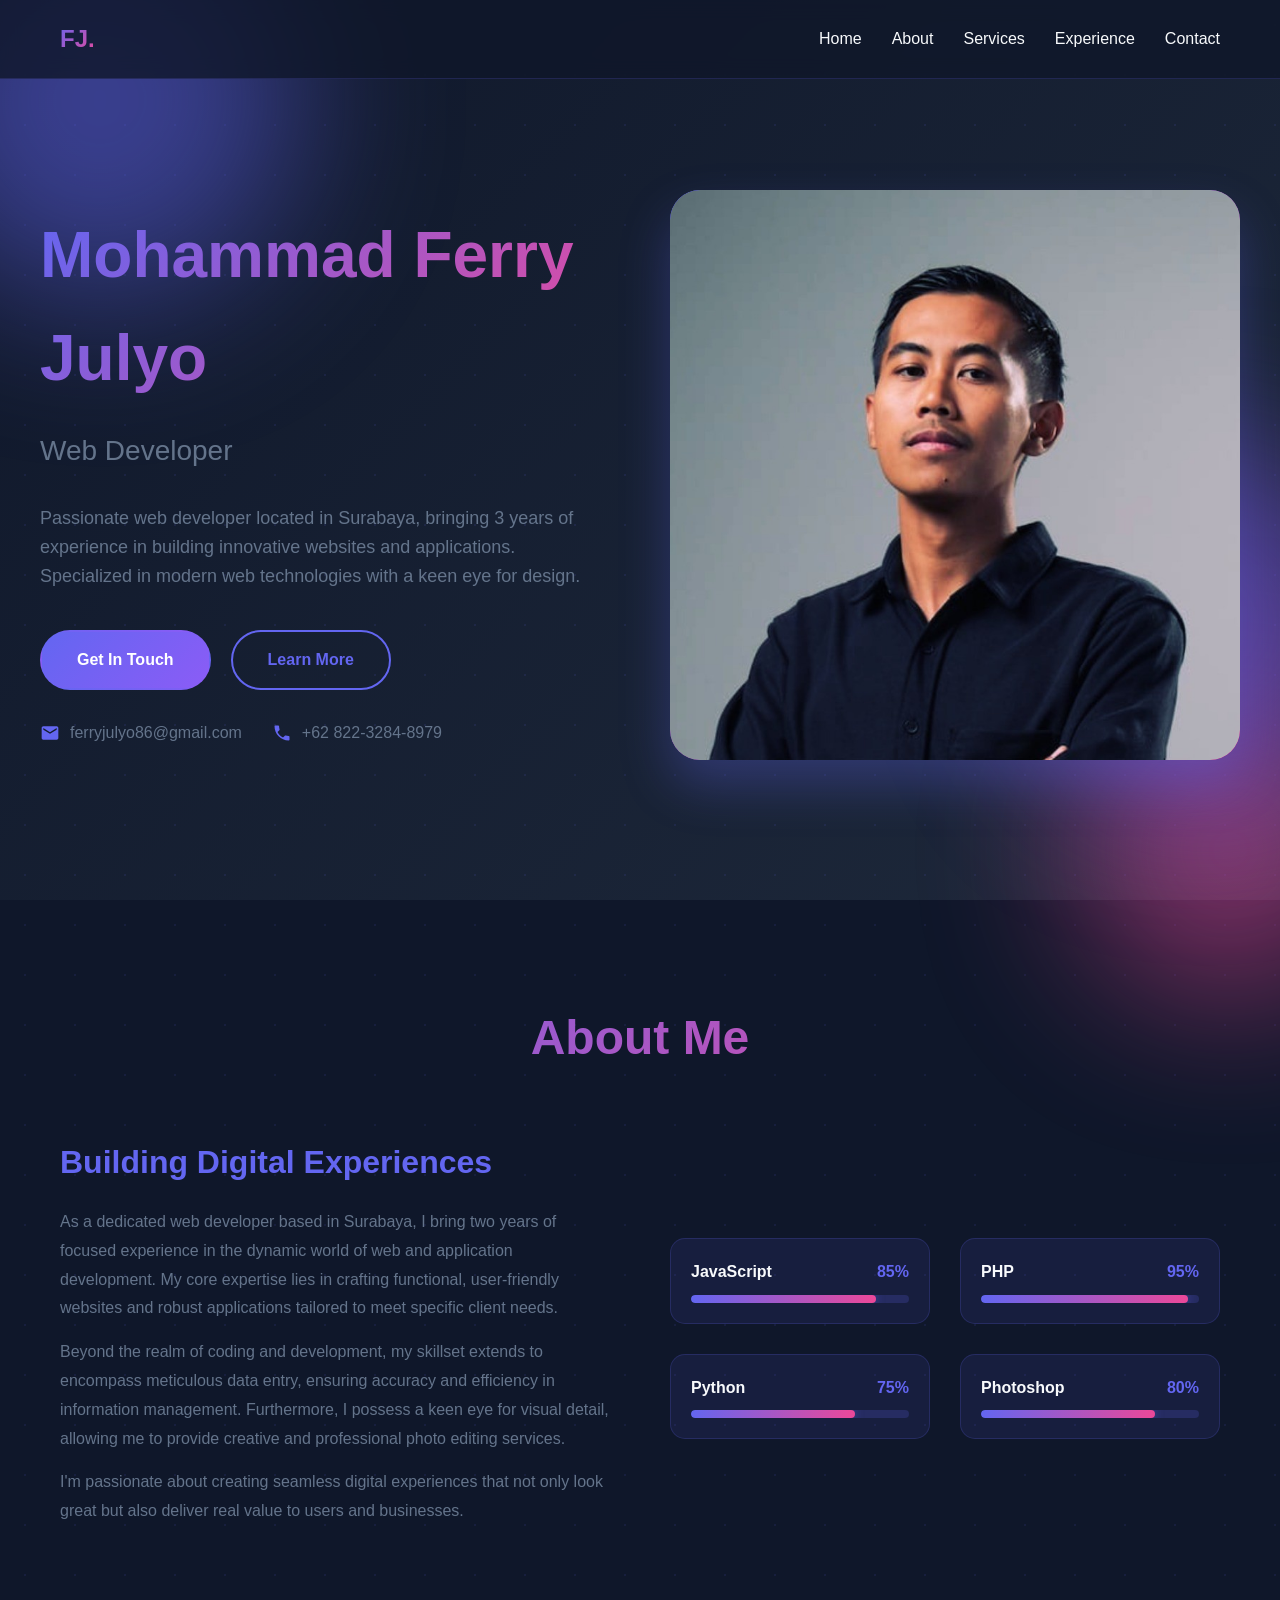
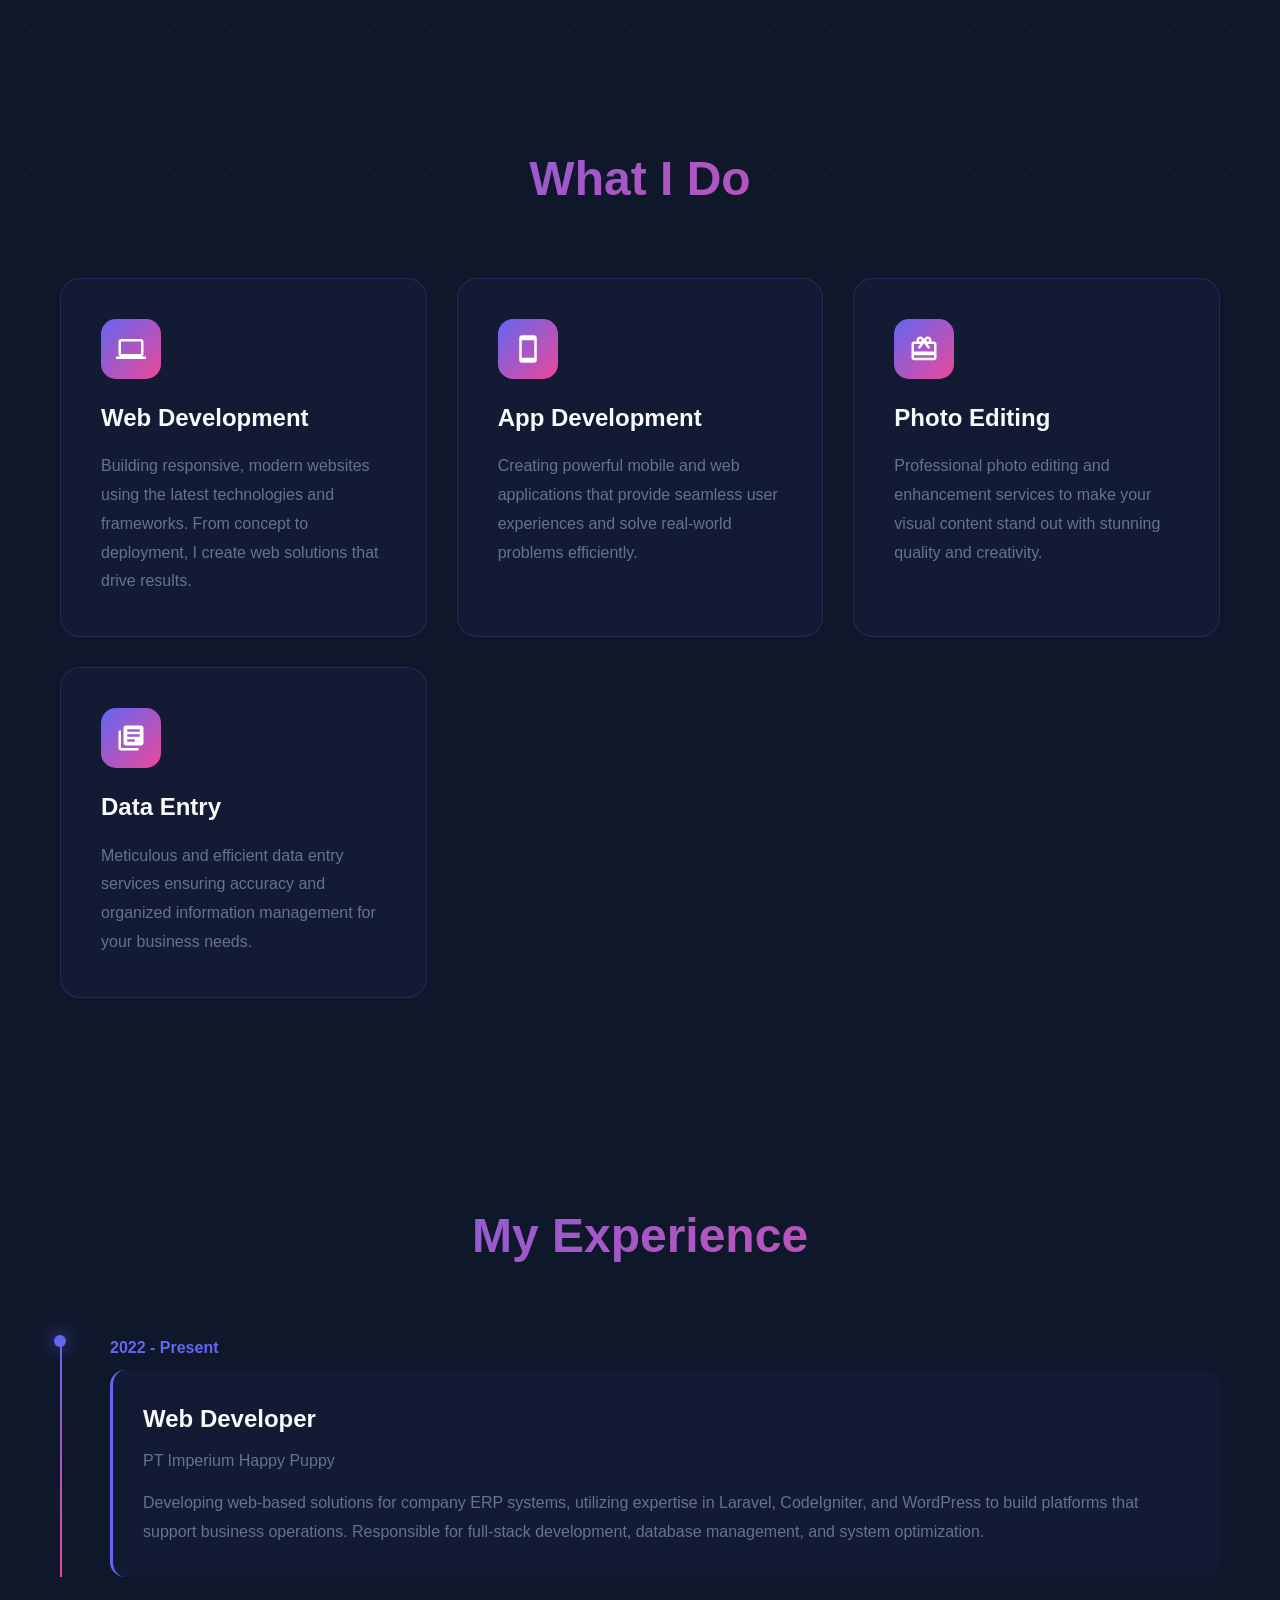
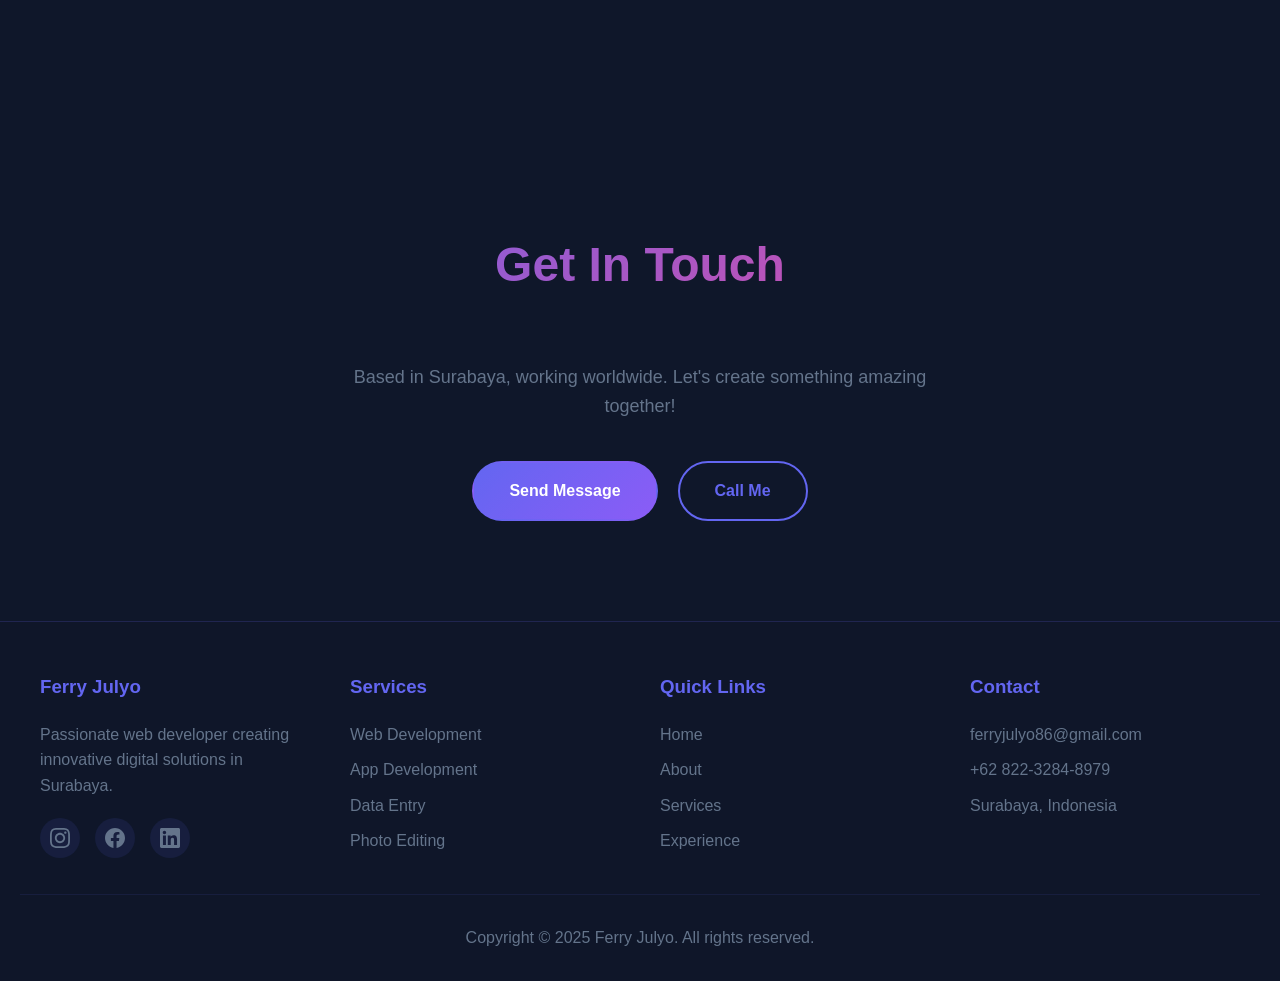
<file: index.html>
<!DOCTYPE html>
<html lang="en">
<head>
    <meta charset="UTF-8">
    <meta name="viewport" content="width=device-width, initial-scale=1.0">
    <title>Ferry Julyo - Web Developer</title>
    <style>
        * {
            margin: 0;
            padding: 0;
            box-sizing: border-box;
        }

        :root {
            --primary: #6366f1;
            --secondary: #8b5cf6;
            --accent: #ec4899;
            --dark: #0f172a;
            --light: #f8fafc;
            --gray: #64748b;
        }

        body {
            font-family: 'Inter', -apple-system, BlinkMacSystemFont, 'Segoe UI', sans-serif;
            background: var(--dark);
            color: var(--light);
            overflow-x: hidden;
            line-height: 1.6;
        }

        /* Animated Background */
        .bg-animation {
            position: fixed;
            top: 0;
            left: 0;
            width: 100%;
            height: 100%;
            z-index: -1;
            background: linear-gradient(135deg, #0f172a 0%, #1e293b 100%);
        }

        .bg-animation::before {
            content: '';
            position: absolute;
            width: 200%;
            height: 200%;
            background: radial-gradient(circle, rgba(99, 102, 241, 0.1) 1px, transparent 1px);
            background-size: 50px 50px;
            animation: bgScroll 20s linear infinite;
        }

        @keyframes bgScroll {
            0% { transform: translate(0, 0); }
            100% { transform: translate(50px, 50px); }
        }

        /* Floating Orbs */
        .orb {
            position: fixed;
            border-radius: 50%;
            filter: blur(80px);
            opacity: 0.5;
            animation: float 20s infinite ease-in-out;
            z-index: -1;
        }

        .orb-1 {
            width: 400px;
            height: 400px;
            background: var(--primary);
            top: -100px;
            left: -100px;
            animation-delay: 0s;
        }

        .orb-2 {
            width: 300px;
            height: 300px;
            background: var(--accent);
            bottom: -100px;
            right: -100px;
            animation-delay: 5s;
        }

        .orb-3 {
            width: 350px;
            height: 350px;
            background: var(--secondary);
            top: 50%;
            right: -100px;
            animation-delay: 10s;
        }

        @keyframes float {
            0%, 100% { transform: translate(0, 0) rotate(0deg); }
            25% { transform: translate(50px, 50px) rotate(90deg); }
            50% { transform: translate(0, 100px) rotate(180deg); }
            75% { transform: translate(-50px, 50px) rotate(270deg); }
        }

        /* Navigation */
        nav {
            position: fixed;
            top: 0;
            width: 100%;
            padding: 20px 0;
            backdrop-filter: blur(10px);
            background: rgba(15, 23, 42, 0.8);
            z-index: 1000;
            border-bottom: 1px solid rgba(99, 102, 241, 0.2);
            animation: slideDown 0.8s ease;
        }

        @keyframes slideDown {
            from { transform: translateY(-100%); }
            to { transform: translateY(0); }
        }

        nav .container {
            max-width: 1200px;
            margin: 0 auto;
            padding: 0 20px;
            display: flex;
            justify-content: space-between;
            align-items: center;
        }

        .logo {
            font-size: 24px;
            font-weight: 700;
            background: linear-gradient(135deg, var(--primary), var(--accent));
            -webkit-background-clip: text;
            -webkit-text-fill-color: transparent;
            background-clip: text;
        }

        .nav-links {
            display: flex;
            gap: 30px;
            list-style: none;
        }

        .nav-links a {
            color: var(--light);
            text-decoration: none;
            font-weight: 500;
            position: relative;
            transition: color 0.3s;
        }

        .nav-links a::after {
            content: '';
            position: absolute;
            bottom: -5px;
            left: 0;
            width: 0;
            height: 2px;
            background: linear-gradient(90deg, var(--primary), var(--accent));
            transition: width 0.3s;
        }

        .nav-links a:hover {
            color: var(--primary);
        }

        .nav-links a:hover::after {
            width: 100%;
        }

        /* Hero Section */
        .hero {
            min-height: 100vh;
            display: flex;
            align-items: center;
            justify-content: center;
            padding: 100px 20px 50px;
        }

        .hero-content {
            max-width: 1200px;
            display: grid;
            grid-template-columns: 1fr 1fr;
            gap: 60px;
            align-items: center;
        }

        .hero-text h1 {
            font-size: 64px;
            font-weight: 800;
            margin-bottom: 20px;
            background: linear-gradient(135deg, var(--primary), var(--accent));
            -webkit-background-clip: text;
            -webkit-text-fill-color: transparent;
            background-clip: text;
            animation: fadeInUp 1s ease;
        }

        .hero-text .subtitle {
            font-size: 28px;
            color: var(--gray);
            margin-bottom: 30px;
            animation: fadeInUp 1s ease 0.2s backwards;
        }

        .hero-text p {
            font-size: 18px;
            color: var(--gray);
            margin-bottom: 40px;
            animation: fadeInUp 1s ease 0.4s backwards;
        }

        @keyframes fadeInUp {
            from {
                opacity: 0;
                transform: translateY(30px);
            }
            to {
                opacity: 1;
                transform: translateY(0);
            }
        }

        .hero-image {
            position: relative;
            animation: fadeInRight 1s ease 0.6s backwards;
        }

        @keyframes fadeInRight {
            from {
                opacity: 0;
                transform: translateX(50px);
            }
            to {
                opacity: 1;
                transform: translateX(0);
            }
        }

        .image-wrapper {
            position: relative;
            border-radius: 30px;
            overflow: hidden;
            box-shadow: 0 25px 50px rgba(99, 102, 241, 0.3);
            animation: pulse 3s infinite;
        }

        @keyframes pulse {
            0%, 100% { box-shadow: 0 25px 50px rgba(99, 102, 241, 0.3); }
            50% { box-shadow: 0 25px 80px rgba(236, 72, 153, 0.4); }
        }

        .image-wrapper::before {
            content: '';
            position: absolute;
            top: -2px;
            left: -2px;
            right: -2px;
            bottom: -2px;
            background: linear-gradient(135deg, var(--primary), var(--accent));
            border-radius: 30px;
            z-index: -1;
            animation: rotate 4s linear infinite;
        }

        @keyframes rotate {
            from { transform: rotate(0deg); }
            to { transform: rotate(360deg); }
        }

        .image-wrapper img {
            width: 100%;
            height: auto;
            display: block;
            border-radius: 30px;
        }

        /* Buttons */
        .btn-group {
            display: flex;
            gap: 20px;
            animation: fadeInUp 1s ease 0.6s backwards;
        }

        .btn {
            padding: 15px 35px;
            border-radius: 50px;
            font-weight: 600;
            text-decoration: none;
            transition: all 0.3s;
            position: relative;
            overflow: hidden;
            border: 2px solid transparent;
        }

        .btn-primary {
            background: linear-gradient(135deg, var(--primary), var(--secondary));
            color: white;
        }

        .btn-primary::before {
            content: '';
            position: absolute;
            top: 0;
            left: -100%;
            width: 100%;
            height: 100%;
            background: linear-gradient(90deg, transparent, rgba(255,255,255,0.3), transparent);
            transition: left 0.5s;
        }

        .btn-primary:hover::before {
            left: 100%;
        }

        .btn-primary:hover {
            transform: translateY(-3px);
            box-shadow: 0 10px 30px rgba(99, 102, 241, 0.5);
        }

        .btn-secondary {
            border: 2px solid var(--primary);
            color: var(--primary);
        }

        .btn-secondary:hover {
            background: var(--primary);
            color: white;
            transform: translateY(-3px);
        }

        /* Contact Info */
        .contact-info {
            display: flex;
            gap: 30px;
            margin-top: 30px;
            animation: fadeInUp 1s ease 0.8s backwards;
        }

        .contact-item {
            display: flex;
            align-items: center;
            gap: 10px;
            color: var(--gray);
        }

        .contact-item svg {
            width: 20px;
            height: 20px;
            fill: var(--primary);
        }

        /* About Section */
        .about {
            padding: 100px 20px;
            max-width: 1200px;
            margin: 0 auto;
        }

        .section-title {
            text-align: center;
            font-size: 48px;
            font-weight: 800;
            margin-bottom: 60px;
            background: linear-gradient(135deg, var(--primary), var(--accent));
            -webkit-background-clip: text;
            -webkit-text-fill-color: transparent;
            background-clip: text;
            opacity: 0;
            transform: translateY(30px);
            transition: all 0.8s;
        }

        .section-title.visible {
            opacity: 1;
            transform: translateY(0);
        }

        .about-content {
            display: grid;
            grid-template-columns: 1fr 1fr;
            gap: 60px;
            align-items: center;
        }

        .about-text {
            opacity: 0;
            transform: translateX(-50px);
            transition: all 0.8s;
        }

        .about-text.visible {
            opacity: 1;
            transform: translateX(0);
        }

        .about-text h3 {
            font-size: 32px;
            margin-bottom: 20px;
            color: var(--primary);
        }

        .about-text p {
            color: var(--gray);
            margin-bottom: 15px;
            line-height: 1.8;
        }

        /* Skills */
        .skills-grid {
            display: grid;
            grid-template-columns: repeat(2, 1fr);
            gap: 30px;
            opacity: 0;
            transform: translateX(50px);
            transition: all 0.8s;
        }

        .skills-grid.visible {
            opacity: 1;
            transform: translateX(0);
        }

        .skill-item {
            background: rgba(99, 102, 241, 0.1);
            padding: 20px;
            border-radius: 15px;
            border: 1px solid rgba(99, 102, 241, 0.2);
            transition: all 0.3s;
        }

        .skill-item:hover {
            transform: translateY(-5px);
            border-color: var(--primary);
            box-shadow: 0 10px 30px rgba(99, 102, 241, 0.3);
        }

        .skill-header {
            display: flex;
            justify-content: space-between;
            margin-bottom: 10px;
        }

        .skill-name {
            font-weight: 600;
            color: var(--light);
        }

        .skill-percentage {
            color: var(--primary);
            font-weight: 600;
        }

        .skill-bar {
            height: 8px;
            background: rgba(99, 102, 241, 0.2);
            border-radius: 10px;
            overflow: hidden;
        }

        .skill-progress {
            height: 100%;
            background: linear-gradient(90deg, var(--primary), var(--accent));
            border-radius: 10px;
            animation: fillBar 1.5s ease-in-out;
            box-shadow: 0 0 10px rgba(99, 102, 241, 0.5);
        }

        @keyframes fillBar {
            from { width: 0; }
        }

        /* Services Section */
        .services {
            padding: 100px 20px;
            max-width: 1200px;
            margin: 0 auto;
        }

        .services-grid {
            display: grid;
            grid-template-columns: repeat(auto-fit, minmax(280px, 1fr));
            gap: 30px;
        }

        .service-card {
            background: rgba(99, 102, 241, 0.05);
            padding: 40px;
            border-radius: 20px;
            border: 1px solid rgba(99, 102, 241, 0.2);
            transition: all 0.3s;
            opacity: 0;
            transform: translateY(30px);
        }

        .service-card.visible {
            opacity: 1;
            transform: translateY(0);
        }

        .service-card:hover {
            transform: translateY(-10px);
            border-color: var(--primary);
            box-shadow: 0 20px 40px rgba(99, 102, 241, 0.3);
            background: rgba(99, 102, 241, 0.1);
        }

        .service-icon {
            width: 60px;
            height: 60px;
            background: linear-gradient(135deg, var(--primary), var(--accent));
            border-radius: 15px;
            display: flex;
            align-items: center;
            justify-content: center;
            margin-bottom: 20px;
            animation: iconFloat 3s ease-in-out infinite;
        }

        @keyframes iconFloat {
            0%, 100% { transform: translateY(0); }
            50% { transform: translateY(-10px); }
        }

        .service-icon svg {
            width: 30px;
            height: 30px;
            fill: white;
        }

        .service-card h3 {
            font-size: 24px;
            margin-bottom: 15px;
            color: var(--light);
        }

        .service-card p {
            color: var(--gray);
            line-height: 1.8;
        }

        /* Experience Section */
        .experience {
            padding: 100px 20px;
            max-width: 1200px;
            margin: 0 auto;
        }

        .timeline {
            position: relative;
            padding-left: 50px;
        }

        .timeline::before {
            content: '';
            position: absolute;
            left: 0;
            top: 0;
            bottom: 0;
            width: 2px;
            background: linear-gradient(180deg, var(--primary), var(--accent));
        }

        .timeline-item {
            position: relative;
            margin-bottom: 50px;
            opacity: 0;
            transform: translateX(-30px);
            transition: all 0.8s;
        }

        .timeline-item.visible {
            opacity: 1;
            transform: translateX(0);
        }

        .timeline-item::before {
            content: '';
            position: absolute;
            left: -56px;
            top: 0;
            width: 12px;
            height: 12px;
            border-radius: 50%;
            background: var(--primary);
            box-shadow: 0 0 20px var(--primary);
            animation: pulse 2s infinite;
        }

        .timeline-content {
            background: rgba(99, 102, 241, 0.05);
            padding: 30px;
            border-radius: 15px;
            border-left: 3px solid var(--primary);
            transition: all 0.3s;
        }

        .timeline-content:hover {
            transform: translateX(10px);
            box-shadow: 0 10px 30px rgba(99, 102, 241, 0.2);
        }

        .timeline-date {
            color: var(--primary);
            font-weight: 600;
            margin-bottom: 10px;
        }

        .timeline-content h3 {
            font-size: 24px;
            margin-bottom: 10px;
            color: var(--light);
        }

        .timeline-content h4 {
            color: var(--gray);
            margin-bottom: 15px;
            font-weight: 500;
        }

        .timeline-content p {
            color: var(--gray);
            line-height: 1.8;
        }

        /* Footer */
        footer {
            background: rgba(15, 23, 42, 0.8);
            padding: 50px 20px 30px;
            border-top: 1px solid rgba(99, 102, 241, 0.2);
        }

        .footer-content {
            max-width: 1200px;
            margin: 0 auto;
            display: grid;
            grid-template-columns: repeat(auto-fit, minmax(250px, 1fr));
            gap: 40px;
            margin-bottom: 30px;
        }

        .footer-section h3 {
            margin-bottom: 20px;
            color: var(--primary);
        }

        .footer-section ul {
            list-style: none;
        }

        .footer-section ul li {
            margin-bottom: 10px;
        }

        .footer-section a {
            color: var(--gray);
            text-decoration: none;
            transition: color 0.3s;
        }

        .footer-section a:hover {
            color: var(--primary);
        }

        .social-links {
            display: flex;
            gap: 15px;
        }

        .social-link {
            width: 40px;
            height: 40px;
            border-radius: 50%;
            background: rgba(99, 102, 241, 0.1);
            display: flex;
            align-items: center;
            justify-content: center;
            transition: all 0.3s;
        }

        .social-link:hover {
            background: var(--primary);
            transform: translateY(-5px);
        }

        .footer-bottom {
            text-align: center;
            padding-top: 30px;
            border-top: 1px solid rgba(99, 102, 241, 0.1);
            color: var(--gray);
        }

        /* Responsive */
        @media (max-width: 768px) {
            .nav-links {
                display: none;
            }

            .hero-content {
                grid-template-columns: 1fr;
                text-align: center;
            }

            .hero-text h1 {
                font-size: 42px;
            }

            .hero-text .subtitle {
                font-size: 22px;
            }

            .about-content {
                grid-template-columns: 1fr;
            }

            .skills-grid {
                grid-template-columns: 1fr;
            }

            .btn-group {
                flex-direction: column;
            }

            .contact-info {
                flex-direction: column;
            }
        }

        /* Scroll Reveal Animation */
        .reveal {
            opacity: 0;
            transform: translateY(50px);
            transition: all 0.8s ease;
        }

        .reveal.visible {
            opacity: 1;
            transform: translateY(0);
        }
    </style>
</head>
<body>
    <div class="bg-animation"></div>
    <div class="orb orb-1"></div>
    <div class="orb orb-2"></div>
    <div class="orb orb-3"></div>

    <!-- Navigation -->
    <nav>
        <div class="container">
            <div class="logo">FJ.</div>
            <ul class="nav-links">
                <li><a href="#home">Home</a></li>
                <li><a href="#about">About</a></li>
                <li><a href="#services">Services</a></li>
                <li><a href="#experience">Experience</a></li>
                <li><a href="#contact">Contact</a></li>
            </ul>
        </div>
    </nav>

    <!-- Hero Section -->
    <section class="hero" id="home">
        <div class="hero-content">
            <div class="hero-text">
                <h1>Mohammad Ferry Julyo</h1>
                <div class="subtitle">Web Developer</div>
                <p>Passionate web developer located in Surabaya, bringing 3 years of experience in building innovative websites and applications. Specialized in modern web technologies with a keen eye for design.</p>
                
                <div class="btn-group">
                    <a href="#contact" class="btn btn-primary">Get In Touch</a>
                    <a href="#about" class="btn btn-secondary">Learn More</a>
                </div>

                <div class="contact-info">
                    <div class="contact-item">
                        <svg viewBox="0 0 24 24">
                            <path d="M20 4H4c-1.1 0-1.99.9-1.99 2L2 18c0 1.1.9 2 2 2h16c1.1 0 2-.9 2-2V6c0-1.1-.9-2-2-2zm0 4l-8 5-8-5V6l8 5 8-5v2z"/>
                        </svg>
                        ferryjulyo86@gmail.com
                    </div>
                    <div class="contact-item">
                        <svg viewBox="0 0 24 24">
                            <path d="M6.62 10.79c1.44 2.83 3.76 5.14 6.59 6.59l2.2-2.2c.27-.27.67-.36 1.02-.24 1.12.37 2.33.57 3.57.57.55 0 1 .45 1 1V20c0 .55-.45 1-1 1-9.39 0-17-7.61-17-17 0-.55.45-1 1-1h3.5c.55 0 1 .45 1 1 0 1.25.2 2.45.57 3.57.11.35.03.74-.25 1.02l-2.2 2.2z"/>
                        </svg>
                        +62 822-3284-8979
                    </div>
                </div>
            </div>

            <div class="hero-image">
                <div class="image-wrapper">
                    <img src="https://ferryjulyo.github.io/portfolio/wp-content/uploads/2025/04/ferry-fix-Copy.jpg" alt="Ferry Julyo">
                </div>
            </div>
        </div>
    </section>

    <!-- About Section -->
    <section class="about" id="about">
        <h2 class="section-title reveal">About Me</h2>
        <div class="about-content">
            <div class="about-text reveal">
                <h3>Building Digital Experiences</h3>
                <p>As a dedicated web developer based in Surabaya, I bring two years of focused experience in the dynamic world of web and application development. My core expertise lies in crafting functional, user-friendly websites and robust applications tailored to meet specific client needs.</p>
                <p>Beyond the realm of coding and development, my skillset extends to encompass meticulous data entry, ensuring accuracy and efficiency in information management. Furthermore, I possess a keen eye for visual detail, allowing me to provide creative and professional photo editing services.</p>
                <p>I'm passionate about creating seamless digital experiences that not only look great but also deliver real value to users and businesses.</p>
            </div>

            <div class="skills-grid reveal">
                <div class="skill-item">
                    <div class="skill-header">
                        <span class="skill-name">JavaScript</span>
                        <span class="skill-percentage">85%</span>
                    </div>
                    <div class="skill-bar">
                        <div class="skill-progress" style="width: 85%"></div>
                    </div>
                </div>

                <div class="skill-item">
                    <div class="skill-header">
                        <span class="skill-name">PHP</span>
                        <span class="skill-percentage">95%</span>
                    </div>
                    <div class="skill-bar">
                        <div class="skill-progress" style="width: 95%"></div>
                    </div>
                </div>

                <div class="skill-item">
                    <div class="skill-header">
                        <span class="skill-name">Python</span>
                        <span class="skill-percentage">75%</span>
                    </div>
                    <div class="skill-bar">
                        <div class="skill-progress" style="width: 75%"></div>
                    </div>
                </div>

                <div class="skill-item">
                    <div class="skill-header">
                        <span class="skill-name">Photoshop</span>
                        <span class="skill-percentage">80%</span>
                    </div>
                    <div class="skill-bar">
                        <div class="skill-progress" style="width: 80%"></div>
                    </div>
                </div>
            </div>
        </div>
    </section>

    <!-- Services Section -->
    <section class="services" id="services">
        <h2 class="section-title reveal">What I Do</h2>
        <div class="services-grid">
            <div class="service-card reveal">
                <div class="service-icon">
                    <svg viewBox="0 0 24 24">
                        <path d="M20 18c1.1 0 1.99-.9 1.99-2L22 6c0-1.1-.9-2-2-2H4c-1.1 0-2 .9-2 2v10c0 1.1.9 2 2 2H0v2h24v-2h-4zM4 6h16v10H4V6z"/>
                    </svg>
                </div>
                <h3>Web Development</h3>
                <p>Building responsive, modern websites using the latest technologies and frameworks. From concept to deployment, I create web solutions that drive results.</p>
            </div>

            <div class="service-card reveal">
                <div class="service-icon">
                    <svg viewBox="0 0 24 24">
                        <path d="M17 1.01L7 1c-1.1 0-2 .9-2 2v18c0 1.1.9 2 2 2h10c1.1 0 2-.9 2-2V3c0-1.1-.9-1.99-2-1.99zM17 19H7V5h10v14z"/>
                    </svg>
                </div>
                <h3>App Development</h3>
                <p>Creating powerful mobile and web applications that provide seamless user experiences and solve real-world problems efficiently.</p>
            </div>

            <div class="service-card reveal">
                <div class="service-icon">
                    <svg viewBox="0 0 24 24">
                        <path d="M20 6h-2.18c.11-.31.18-.65.18-1 0-1.66-1.34-3-3-3-1.05 0-1.96.54-2.5 1.35l-.5.67-.5-.68C10.96 2.54 10.05 2 9 2 7.34 2 6 3.34 6 5c0 .35.07.69.18 1H4c-1.11 0-1.99.89-1.99 2L2 19c0 1.11.89 2 2 2h16c1.11 0 2-.89 2-2V8c0-1.11-.89-2-2-2zm-5-2c.55 0 1 .45 1 1s-.45 1-1 1-1-.45-1-1 .45-1 1-1zM9 4c.55 0 1 .45 1 1s-.45 1-1 1-1-.45-1-1 .45-1 1-1zm11 15H4v-2h16v2zm0-5H4V8h5.08L7 10.83 8.62 12 11 8.76l1-1.36 1 1.36L15.38 12 17 10.83 14.92 8H20v6z"/>
                    </svg>
                </div>
                <h3>Photo Editing</h3>
                <p>Professional photo editing and enhancement services to make your visual content stand out with stunning quality and creativity.</p>
            </div>

            <div class="service-card reveal">
                <div class="service-icon">
                    <svg viewBox="0 0 24 24">
                        <path d="M4 6H2v14c0 1.1.9 2 2 2h14v-2H4V6zm16-4H8c-1.1 0-2 .9-2 2v12c0 1.1.9 2 2 2h12c1.1 0 2-.9 2-2V4c0-1.1-.9-2-2-2zm-1 9H9V9h10v2zm-4 4H9v-2h6v2zm4-8H9V5h10v2z"/>
                    </svg>
                </div>
                <h3>Data Entry</h3>
                <p>Meticulous and efficient data entry services ensuring accuracy and organized information management for your business needs.</p>
            </div>
        </div>
    </section>

    <!-- Experience Section -->
    <section class="experience" id="experience">
        <h2 class="section-title reveal">My Experience</h2>
        <div class="timeline">
            <div class="timeline-item reveal">
                <div class="timeline-date">2022 - Present</div>
                <div class="timeline-content">
                    <h3>Web Developer</h3>
                    <h4>PT Imperium Happy Puppy</h4>
                    <p>Developing web-based solutions for company ERP systems, utilizing expertise in Laravel, CodeIgniter, and WordPress to build platforms that support business operations. Responsible for full-stack development, database management, and system optimization.</p>
                </div>
            </div>
        </div>
    </section>

    <!-- Contact Section -->
    <section class="services" id="contact" style="padding: 100px 20px; text-align: center;">
        <h2 class="section-title reveal">Get In Touch</h2>
        <p style="max-width: 600px; margin: 0 auto 40px; color: var(--gray); font-size: 18px;">
            Based in Surabaya, working worldwide. Let's create something amazing together!
        </p>
        <div class="btn-group" style="justify-content: center;">
            <a href="mailto:ferryjulyo86@gmail.com" class="btn btn-primary">Send Message</a>
            <a href="tel:+6282232848979" class="btn btn-secondary">Call Me</a>
        </div>
    </section>

    <!-- Footer -->
    <footer>
        <div class="footer-content">
            <div class="footer-section">
                <h3>Ferry Julyo</h3>
                <p style="color: var(--gray); margin-bottom: 20px;">Passionate web developer creating innovative digital solutions in Surabaya.</p>
                <div class="social-links">
                    <a href="https://www.instagram.com/ferryjulyo?igsh=bXVoNHZ2OGsydXgz" class="social-link">
                        <svg style="width: 20px; height: 20px; fill: currentColor;" viewBox="0 0 24 24">
                            <path d="M12 2.163c3.204 0 3.584.012 4.85.07 3.252.148 4.771 1.691 4.919 4.919.058 1.265.069 1.645.069 4.849 0 3.205-.012 3.584-.069 4.849-.149 3.225-1.664 4.771-4.919 4.919-1.266.058-1.644.07-4.85.07-3.204 0-3.584-.012-4.849-.07-3.26-.149-4.771-1.699-4.919-4.92-.058-1.265-.07-1.644-.07-4.849 0-3.204.013-3.583.07-4.849.149-3.227 1.664-4.771 4.919-4.919 1.266-.057 1.645-.069 4.849-.069zm0-2.163c-3.259 0-3.667.014-4.947.072-4.358.2-6.78 2.618-6.98 6.98-.059 1.281-.073 1.689-.073 4.948 0 3.259.014 3.668.072 4.948.2 4.358 2.618 6.78 6.98 6.98 1.281.058 1.689.072 4.948.072 3.259 0 3.668-.014 4.948-.072 4.354-.2 6.782-2.618 6.979-6.98.059-1.28.073-1.689.073-4.948 0-3.259-.014-3.667-.072-4.947-.196-4.354-2.617-6.78-6.979-6.98-1.281-.059-1.69-.073-4.949-.073zm0 5.838c-3.403 0-6.162 2.759-6.162 6.162s2.759 6.163 6.162 6.163 6.162-2.759 6.162-6.163c0-3.403-2.759-6.162-6.162-6.162zm0 10.162c-2.209 0-4-1.79-4-4 0-2.209 1.791-4 4-4s4 1.791 4 4c0 2.21-1.791 4-4 4zm6.406-11.845c-.796 0-1.441.645-1.441 1.44s.645 1.44 1.441 1.44c.795 0 1.439-.645 1.439-1.44s-.644-1.44-1.439-1.44z"/>
                        </svg>
                    </a>
                    <a href="https://www.facebook.com/ferry.leo.50/" class="social-link">
                        <svg style="width: 20px; height: 20px; fill: currentColor;" viewBox="0 0 24 24">
                            <path d="M24 12.073c0-6.627-5.373-12-12-12s-12 5.373-12 12c0 5.99 4.388 10.954 10.125 11.854v-8.385H7.078v-3.47h3.047V9.43c0-3.007 1.792-4.669 4.533-4.669 1.312 0 2.686.235 2.686.235v2.953H15.83c-1.491 0-1.956.925-1.956 1.874v2.25h3.328l-.532 3.47h-2.796v8.385C19.612 23.027 24 18.062 24 12.073z"/>
                        </svg>
                    </a>
                    <a href="https://www.linkedin.com/in/mohammad-ferry-julyo-975a19191/" class="social-link">
                        <svg style="width: 20px; height: 20px; fill: currentColor;" viewBox="0 0 24 24">
                            <path d="M20.447 20.452h-3.554v-5.569c0-1.328-.027-3.037-1.852-3.037-1.853 0-2.136 1.445-2.136 2.939v5.667H9.351V9h3.414v1.561h.046c.477-.9 1.637-1.85 3.37-1.85 3.601 0 4.267 2.37 4.267 5.455v6.286zM5.337 7.433c-1.144 0-2.063-.926-2.063-2.065 0-1.138.92-2.063 2.063-2.063 1.14 0 2.064.925 2.064 2.063 0 1.139-.925 2.065-2.064 2.065zm1.782 13.019H3.555V9h3.564v11.452zM22.225 0H1.771C.792 0 0 .774 0 1.729v20.542C0 23.227.792 24 1.771 24h20.451C23.2 24 24 23.227 24 22.271V1.729C24 .774 23.2 0 22.222 0h.003z"/>
                        </svg>
                    </a>
                </div>
            </div>

            <div class="footer-section">
                <h3>Services</h3>
                <ul>
                    <li><a href="#services">Web Development</a></li>
                    <li><a href="#services">App Development</a></li>
                    <li><a href="#services">Data Entry</a></li>
                    <li><a href="#services">Photo Editing</a></li>
                </ul>
            </div>

            <div class="footer-section">
                <h3>Quick Links</h3>
                <ul>
                    <li><a href="#home">Home</a></li>
                    <li><a href="#about">About</a></li>
                    <li><a href="#services">Services</a></li>
                    <li><a href="#experience">Experience</a></li>
                </ul>
            </div>

            <div class="footer-section">
                <h3>Contact</h3>
                <ul>
                    <li><a href="mailto:ferryjulyo86@gmail.com">ferryjulyo86@gmail.com</a></li>
                    <li><a href="tel:+6282232848979">+62 822-3284-8979</a></li>
                    <li style="color: var(--gray);">Surabaya, Indonesia</li>
                </ul>
            </div>
        </div>

        <div class="footer-bottom">
            <p>Copyright © 2025 Ferry Julyo. All rights reserved.</p>
        </div>
    </footer>

    <script>
        // Scroll reveal animation
        function reveal() {
            const reveals = document.querySelectorAll('.reveal');
            
            reveals.forEach(element => {
                const windowHeight = window.innerHeight;
                const elementTop = element.getBoundingClientRect().top;
                const elementVisible = 150;
                
                if (elementTop < windowHeight - elementVisible) {
                    element.classList.add('visible');
                }
            });
        }

        window.addEventListener('scroll', reveal);
        reveal(); // Check on load

        // Smooth scrolling for anchor links
        document.querySelectorAll('a[href^="#"]').forEach(anchor => {
            anchor.addEventListener('click', function (e) {
                e.preventDefault();
                const target = document.querySelector(this.getAttribute('href'));
                if (target) {
                    target.scrollIntoView({
                        behavior: 'smooth',
                        block: 'start'
                    });
                }
            });
        });

        // Add stagger delay to service cards
        const serviceCards = document.querySelectorAll('.service-card');
        serviceCards.forEach((card, index) => {
            card.style.transitionDelay = `${index * 0.1}s`;
        });

        // Animate skill bars when visible
        const observerOptions = {
            threshold: 0.5
        };

        const observer = new IntersectionObserver((entries) => {
            entries.forEach(entry => {
                if (entry.isIntersecting) {
                    const progressBars = entry.target.querySelectorAll('.skill-progress');
                    progressBars.forEach(bar => {
                        bar.style.animation = 'fillBar 1.5s ease-in-out forwards';
                    });
                }
            });
        }, observerOptions);

        const skillsGrid = document.querySelector('.skills-grid');
        if (skillsGrid) {
            observer.observe(skillsGrid);
        }
    </script>
</body>
</html>
</file>
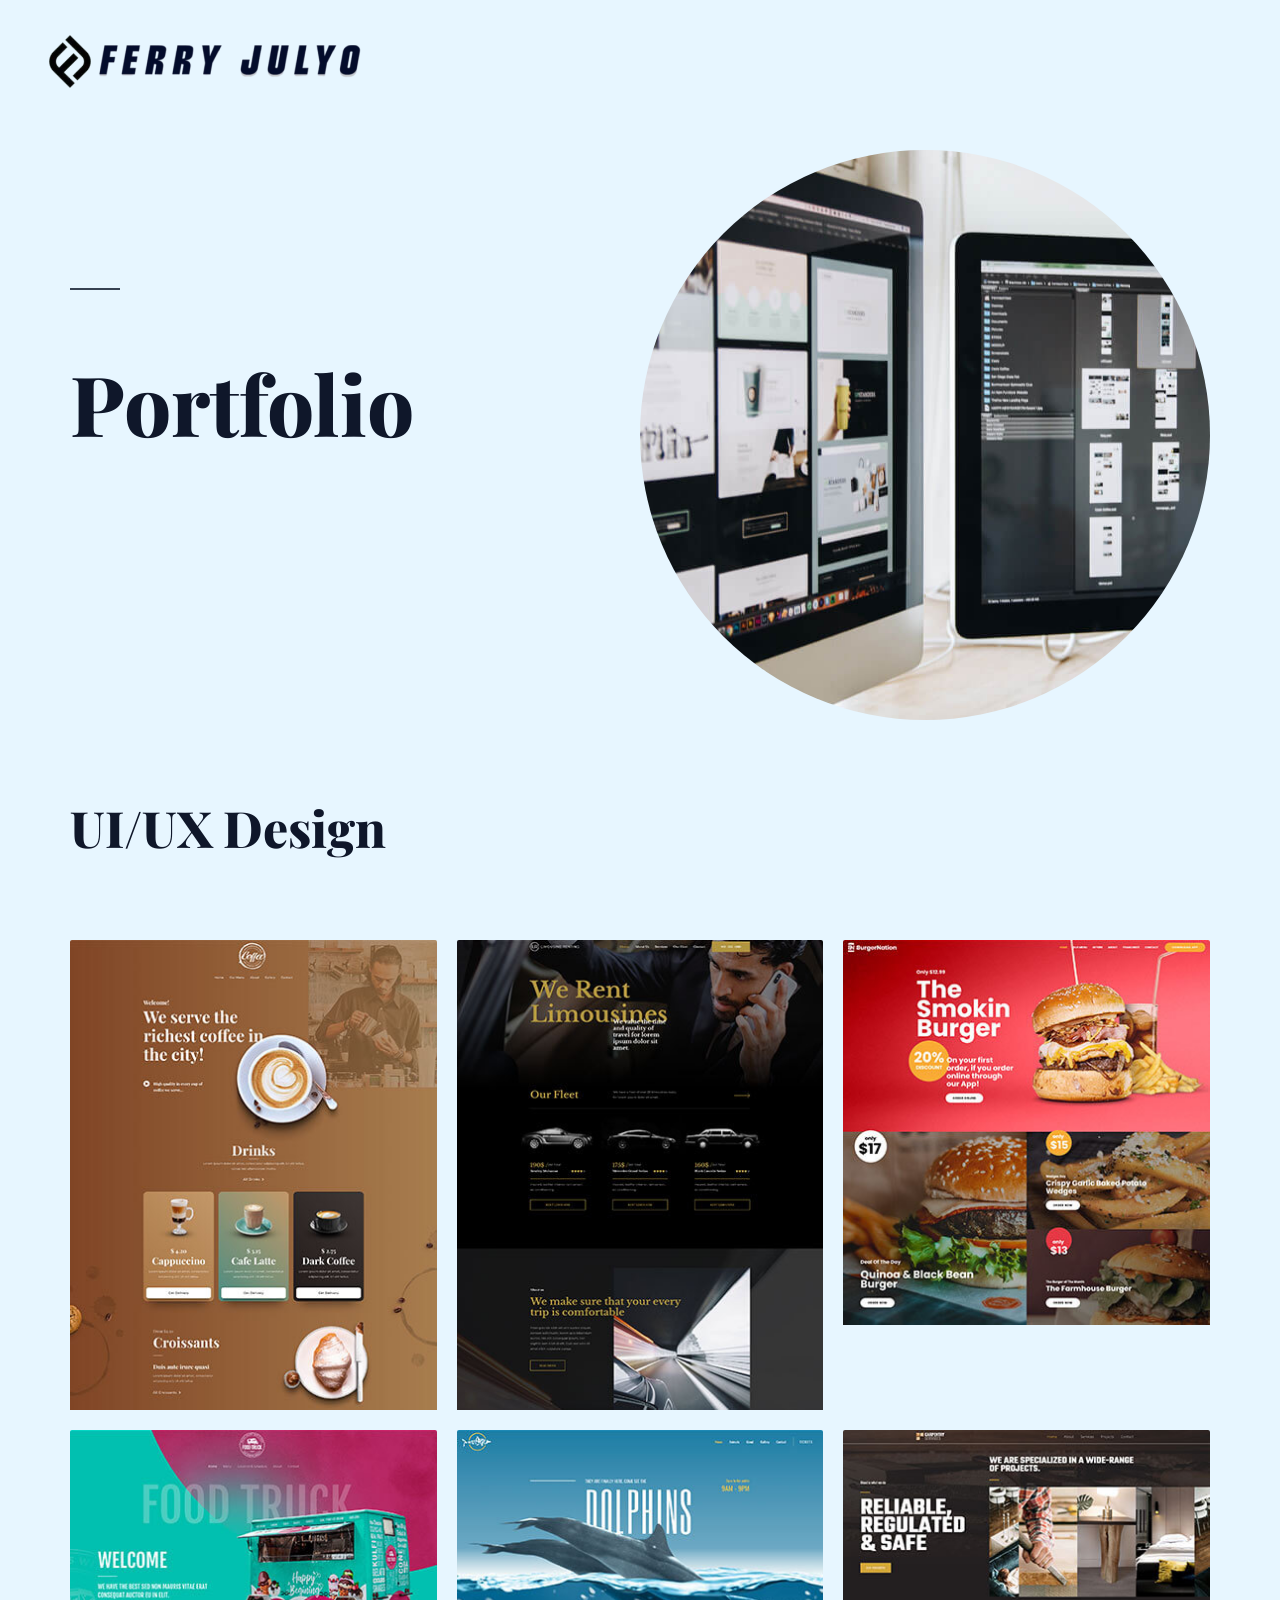
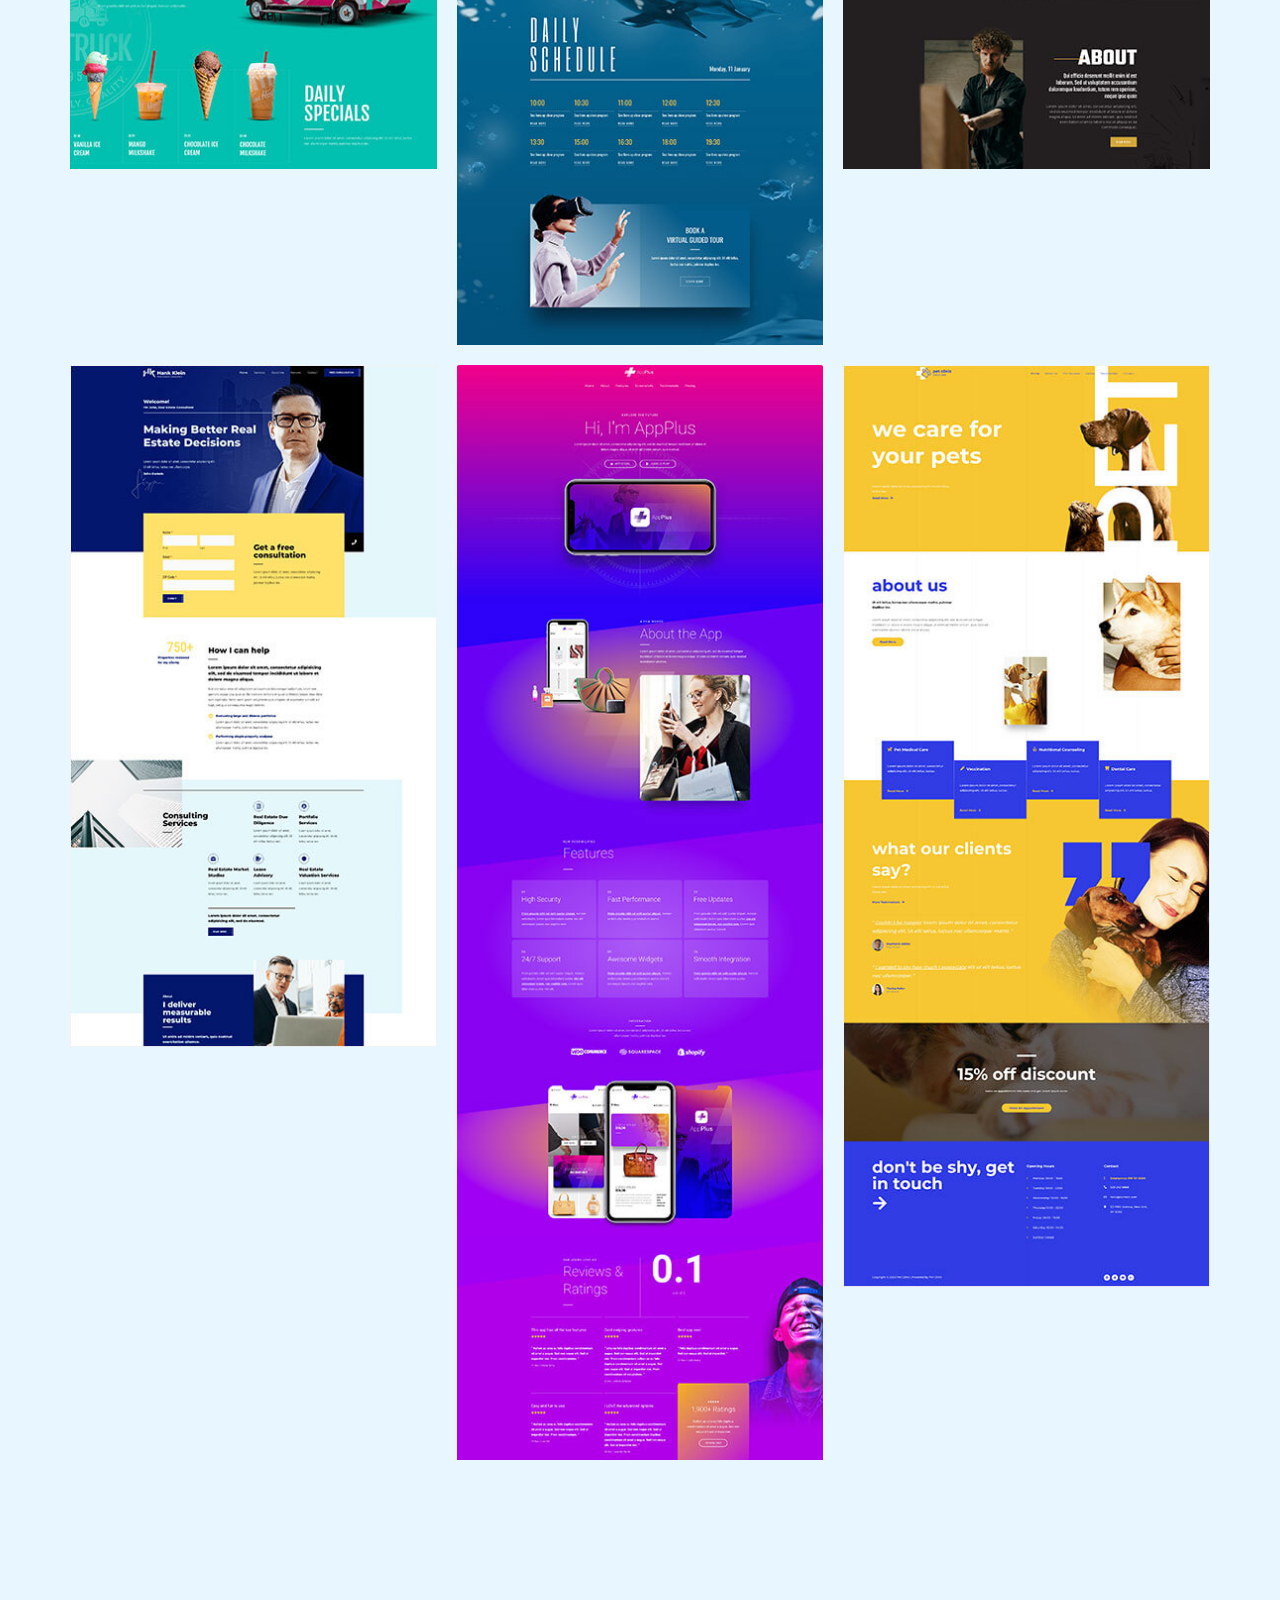
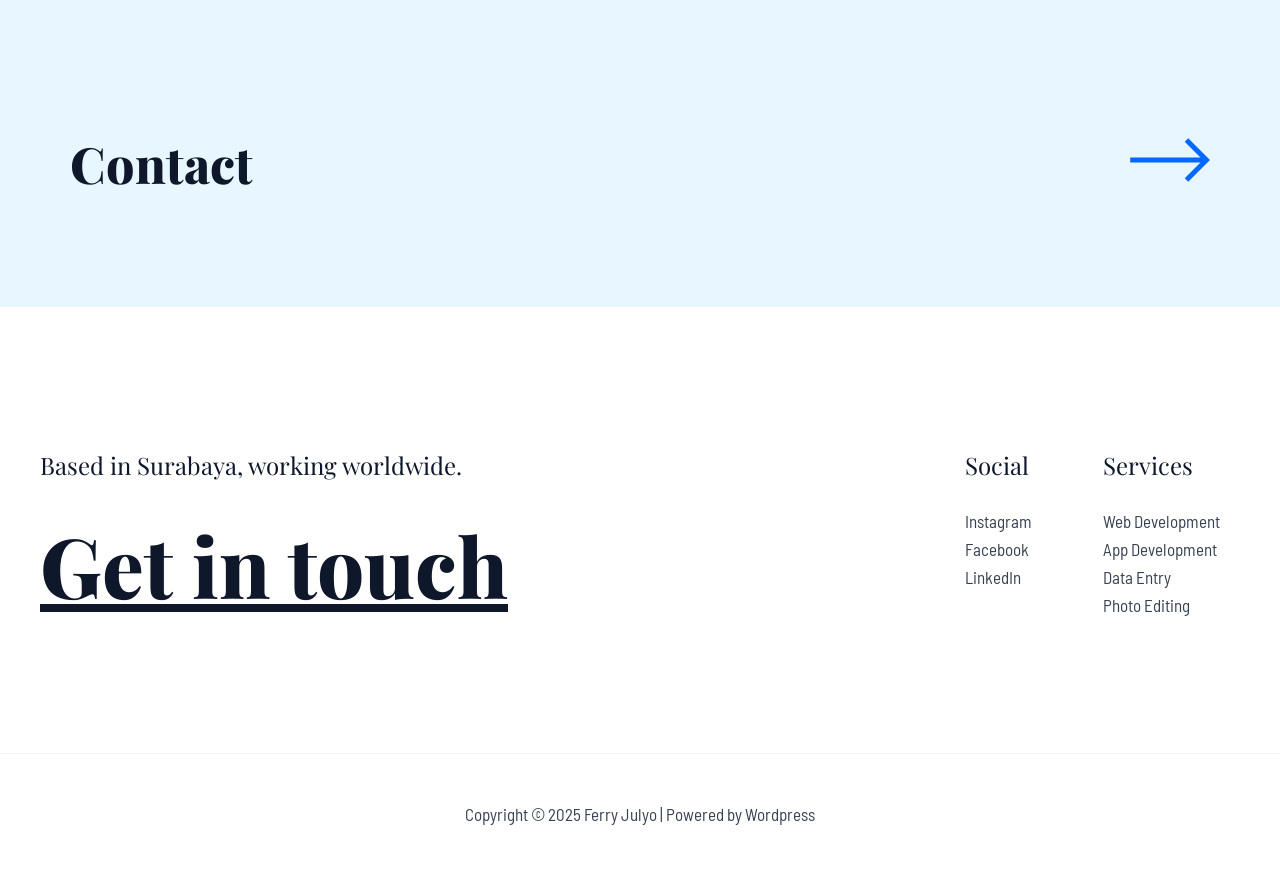
<file: portfolio/index.html>
<!DOCTYPE html>
<html lang="en-US">
<head>
<meta charset="UTF-8">
<meta name="viewport" content="width=device-width, initial-scale=1">
	<link rel="profile" href="https://gmpg.org/xfn/11"> 
	<title>Portfolio &#8211; Portfolio</title>
<meta name="robots" content="max-image-preview:large">
	<style>img:is([sizes="auto" i], [sizes^="auto," i]) { contain-intrinsic-size: 3000px 1500px }</style>
	<link rel="dns-prefetch" href="//fonts.googleapis.com">
<link rel="alternate" type="application/rss+xml" title="Portfolio &raquo; Feed" href="https://ferryjulyo.github.io/portfolio/feed/">
<link rel="alternate" type="application/rss+xml" title="Portfolio &raquo; Comments Feed" href="https://ferryjulyo.github.io/portfolio/comments/feed/">
<script>
window._wpemojiSettings = {"baseUrl":"https:\/\/s.w.org\/images\/core\/emoji\/15.0.3\/72x72\/","ext":".png","svgUrl":"https:\/\/s.w.org\/images\/core\/emoji\/15.0.3\/svg\/","svgExt":".svg","source":{"concatemoji":"https:\/\/ferryjulyo.github.io\/portfolio\/wp-includes\/js\/wp-emoji-release.min.js?ver=6.7.2"}};
/*! This file is auto-generated */
!function(i,n){var o,s,e;function c(e){try{var t={supportTests:e,timestamp:(new Date).valueOf()};sessionStorage.setItem(o,JSON.stringify(t))}catch(e){}}function p(e,t,n){e.clearRect(0,0,e.canvas.width,e.canvas.height),e.fillText(t,0,0);var t=new Uint32Array(e.getImageData(0,0,e.canvas.width,e.canvas.height).data),r=(e.clearRect(0,0,e.canvas.width,e.canvas.height),e.fillText(n,0,0),new Uint32Array(e.getImageData(0,0,e.canvas.width,e.canvas.height).data));return t.every(function(e,t){return e===r[t]})}function u(e,t,n){switch(t){case"flag":return n(e,"🏳️‍⚧️","🏳️​⚧️")?!1:!n(e,"🇺🇳","🇺​🇳")&&!n(e,"🏴󠁧󠁢󠁥󠁮󠁧󠁿","🏴​󠁧​󠁢​󠁥​󠁮​󠁧​󠁿");case"emoji":return!n(e,"🐦‍⬛","🐦​⬛")}return!1}function f(e,t,n){var r="undefined"!=typeof WorkerGlobalScope&&self instanceof WorkerGlobalScope?new OffscreenCanvas(300,150):i.createElement("canvas"),a=r.getContext("2d",{willReadFrequently:!0}),o=(a.textBaseline="top",a.font="600 32px Arial",{});return e.forEach(function(e){o[e]=t(a,e,n)}),o}function t(e){var t=i.createElement("script");t.src=e,t.defer=!0,i.head.appendChild(t)}"undefined"!=typeof Promise&&(o="wpEmojiSettingsSupports",s=["flag","emoji"],n.supports={everything:!0,everythingExceptFlag:!0},e=new Promise(function(e){i.addEventListener("DOMContentLoaded",e,{once:!0})}),new Promise(function(t){var n=function(){try{var e=JSON.parse(sessionStorage.getItem(o));if("object"==typeof e&&"number"==typeof e.timestamp&&(new Date).valueOf()<e.timestamp+604800&&"object"==typeof e.supportTests)return e.supportTests}catch(e){}return null}();if(!n){if("undefined"!=typeof Worker&&"undefined"!=typeof OffscreenCanvas&&"undefined"!=typeof URL&&URL.createObjectURL&&"undefined"!=typeof Blob)try{var e="postMessage("+f.toString()+"("+[JSON.stringify(s),u.toString(),p.toString()].join(",")+"));",r=new Blob([e],{type:"text/javascript"}),a=new Worker(URL.createObjectURL(r),{name:"wpTestEmojiSupports"});return void(a.onmessage=function(e){c(n=e.data),a.terminate(),t(n)})}catch(e){}c(n=f(s,u,p))}t(n)}).then(function(e){for(var t in e)n.supports[t]=e[t],n.supports.everything=n.supports.everything&&n.supports[t],"flag"!==t&&(n.supports.everythingExceptFlag=n.supports.everythingExceptFlag&&n.supports[t]);n.supports.everythingExceptFlag=n.supports.everythingExceptFlag&&!n.supports.flag,n.DOMReady=!1,n.readyCallback=function(){n.DOMReady=!0}}).then(function(){return e}).then(function(){var e;n.supports.everything||(n.readyCallback(),(e=n.source||{}).concatemoji?t(e.concatemoji):e.wpemoji&&e.twemoji&&(t(e.twemoji),t(e.wpemoji)))}))}((window,document),window._wpemojiSettings);
</script>
<link rel="stylesheet" id="astra-theme-css-css" href="https://ferryjulyo.github.io/portfolio/wp-content/themes/astra/assets/css/minified/main.min.css?ver=4.9.2" media="all">
<style id="astra-theme-css-inline-css">:root{--ast-post-nav-space:0;--ast-container-default-xlg-padding:6.67em;--ast-container-default-lg-padding:5.67em;--ast-container-default-slg-padding:4.34em;--ast-container-default-md-padding:3.34em;--ast-container-default-sm-padding:6.67em;--ast-container-default-xs-padding:2.4em;--ast-container-default-xxs-padding:1.4em;--ast-code-block-background:#EEEEEE;--ast-comment-inputs-background:#FAFAFA;--ast-normal-container-width:1200px;--ast-narrow-container-width:750px;--ast-blog-title-font-weight:normal;--ast-blog-meta-weight:inherit;--ast-global-color-primary:var(--ast-global-color-5);--ast-global-color-secondary:var(--ast-global-color-4);--ast-global-color-alternate-background:var(--ast-global-color-7);--ast-global-color-subtle-background:var(--ast-global-color-6);--ast-bg-style-guide:#F8FAFC;--ast-shadow-style-guide:0px 0px 4px 0 #00000057;--ast-global-dark-bg-style:#fff;--ast-global-dark-lfs:#fbfbfb;--ast-widget-bg-color:#fafafa;--ast-wc-container-head-bg-color:#fbfbfb;--ast-title-layout-bg:#eeeeee;--ast-search-border-color:#e7e7e7;--ast-lifter-hover-bg:#e6e6e6;--ast-gallery-block-color:#000;--srfm-color-input-label:var(--ast-global-color-2);}html{font-size:106.25%;}a,.page-title{color:var(--ast-global-color-2);}a:hover,a:focus{color:var(--ast-global-color-1);}body,button,input,select,textarea,.ast-button,.ast-custom-button{font-family:'Barlow Semi Condensed',sans-serif;font-weight:400;font-size:17px;font-size:1rem;line-height:var(--ast-body-line-height,1.65em);}blockquote{color:var(--ast-global-color-3);}h1,.entry-content h1,h2,.entry-content h2,h3,.entry-content h3,h4,.entry-content h4,h5,.entry-content h5,h6,.entry-content h6,.site-title,.site-title a{font-family:'Playfair Display',serif;font-weight:800;}.site-title{font-size:35px;font-size:2.0588235294118rem;display:none;}header .custom-logo-link img{max-width:330px;width:330px;}.astra-logo-svg{width:330px;}.site-header .site-description{font-size:15px;font-size:0.88235294117647rem;display:none;}.entry-title{font-size:26px;font-size:1.5294117647059rem;}.archive .ast-article-post .ast-article-inner,.blog .ast-article-post .ast-article-inner,.archive .ast-article-post .ast-article-inner:hover,.blog .ast-article-post .ast-article-inner:hover{overflow:hidden;}h1,.entry-content h1{font-size:83px;font-size:4.8823529411765rem;font-weight:800;font-family:'Playfair Display',serif;line-height:1.4em;}h2,.entry-content h2{font-size:50px;font-size:2.9411764705882rem;font-weight:800;font-family:'Playfair Display',serif;line-height:1.3em;}h3,.entry-content h3{font-size:35px;font-size:2.0588235294118rem;font-weight:800;font-family:'Playfair Display',serif;line-height:1.3em;}h4,.entry-content h4{font-size:22px;font-size:1.2941176470588rem;line-height:1.2em;font-weight:500;font-family:'Barlow Semi Condensed',sans-serif;}h5,.entry-content h5{font-size:20px;font-size:1.1764705882353rem;line-height:1.2em;font-weight:500;font-family:'Barlow Semi Condensed',sans-serif;}h6,.entry-content h6{font-size:17px;font-size:1rem;line-height:1.25em;font-weight:500;font-family:'Barlow Semi Condensed',sans-serif;}::selection{background-color:var(--ast-global-color-0);color:#ffffff;}body,h1,.entry-title a,.entry-content h1,h2,.entry-content h2,h3,.entry-content h3,h4,.entry-content h4,h5,.entry-content h5,h6,.entry-content h6{color:var(--ast-global-color-3);}.tagcloud a:hover,.tagcloud a:focus,.tagcloud a.current-item{color:#ffffff;border-color:var(--ast-global-color-2);background-color:var(--ast-global-color-2);}input:focus,input[type="text"]:focus,input[type="email"]:focus,input[type="url"]:focus,input[type="password"]:focus,input[type="reset"]:focus,input[type="search"]:focus,textarea:focus{border-color:var(--ast-global-color-2);}input[type="radio"]:checked,input[type=reset],input[type="checkbox"]:checked,input[type="checkbox"]:hover:checked,input[type="checkbox"]:focus:checked,input[type=range]::-webkit-slider-thumb{border-color:var(--ast-global-color-2);background-color:var(--ast-global-color-2);box-shadow:none;}.site-footer a:hover + .post-count,.site-footer a:focus + .post-count{background:var(--ast-global-color-2);border-color:var(--ast-global-color-2);}.single .nav-links .nav-previous,.single .nav-links .nav-next{color:var(--ast-global-color-2);}.entry-meta,.entry-meta *{line-height:1.45;color:var(--ast-global-color-2);}.entry-meta a:not(.ast-button):hover,.entry-meta a:not(.ast-button):hover *,.entry-meta a:not(.ast-button):focus,.entry-meta a:not(.ast-button):focus *,.page-links > .page-link,.page-links .page-link:hover,.post-navigation a:hover{color:var(--ast-global-color-1);}#cat option,.secondary .calendar_wrap thead a,.secondary .calendar_wrap thead a:visited{color:var(--ast-global-color-2);}.secondary .calendar_wrap #today,.ast-progress-val span{background:var(--ast-global-color-2);}.secondary a:hover + .post-count,.secondary a:focus + .post-count{background:var(--ast-global-color-2);border-color:var(--ast-global-color-2);}.calendar_wrap #today > a{color:#ffffff;}.page-links .page-link,.single .post-navigation a{color:var(--ast-global-color-2);}.ast-search-menu-icon .search-form button.search-submit{padding:0 4px;}.ast-search-menu-icon form.search-form{padding-right:0;}.ast-search-menu-icon.slide-search input.search-field{width:0;}.ast-header-search .ast-search-menu-icon.ast-dropdown-active .search-form,.ast-header-search .ast-search-menu-icon.ast-dropdown-active .search-field:focus{transition:all 0.2s;}.search-form input.search-field:focus{outline:none;}.wp-block-latest-posts > li > a{color:var(--ast-global-color-2);}.widget-title,.widget .wp-block-heading{font-size:24px;font-size:1.4117647058824rem;color:var(--ast-global-color-3);}.ast-search-menu-icon.slide-search a:focus-visible:focus-visible,.astra-search-icon:focus-visible,#close:focus-visible,a:focus-visible,.ast-menu-toggle:focus-visible,.site .skip-link:focus-visible,.wp-block-loginout input:focus-visible,.wp-block-search.wp-block-search__button-inside .wp-block-search__inside-wrapper,.ast-header-navigation-arrow:focus-visible,.woocommerce .wc-proceed-to-checkout > .checkout-button:focus-visible,.woocommerce .woocommerce-MyAccount-navigation ul li a:focus-visible,.ast-orders-table__row .ast-orders-table__cell:focus-visible,.woocommerce .woocommerce-order-details .order-again > .button:focus-visible,.woocommerce .woocommerce-message a.button.wc-forward:focus-visible,.woocommerce #minus_qty:focus-visible,.woocommerce #plus_qty:focus-visible,a#ast-apply-coupon:focus-visible,.woocommerce .woocommerce-info a:focus-visible,.woocommerce .astra-shop-summary-wrap a:focus-visible,.woocommerce a.wc-forward:focus-visible,#ast-apply-coupon:focus-visible,.woocommerce-js .woocommerce-mini-cart-item a.remove:focus-visible,#close:focus-visible,.button.search-submit:focus-visible,#search_submit:focus,.normal-search:focus-visible,.ast-header-account-wrap:focus-visible,.woocommerce .ast-on-card-button.ast-quick-view-trigger:focus{outline-style:dotted;outline-color:inherit;outline-width:thin;}input:focus,input[type="text"]:focus,input[type="email"]:focus,input[type="url"]:focus,input[type="password"]:focus,input[type="reset"]:focus,input[type="search"]:focus,input[type="number"]:focus,textarea:focus,.wp-block-search__input:focus,[data-section="section-header-mobile-trigger"] .ast-button-wrap .ast-mobile-menu-trigger-minimal:focus,.ast-mobile-popup-drawer.active .menu-toggle-close:focus,.woocommerce-ordering select.orderby:focus,#ast-scroll-top:focus,#coupon_code:focus,.woocommerce-page #comment:focus,.woocommerce #reviews #respond input#submit:focus,.woocommerce a.add_to_cart_button:focus,.woocommerce .button.single_add_to_cart_button:focus,.woocommerce .woocommerce-cart-form button:focus,.woocommerce .woocommerce-cart-form__cart-item .quantity .qty:focus,.woocommerce .woocommerce-billing-fields .woocommerce-billing-fields__field-wrapper .woocommerce-input-wrapper > .input-text:focus,.woocommerce #order_comments:focus,.woocommerce #place_order:focus,.woocommerce .woocommerce-address-fields .woocommerce-address-fields__field-wrapper .woocommerce-input-wrapper > .input-text:focus,.woocommerce .woocommerce-MyAccount-content form button:focus,.woocommerce .woocommerce-MyAccount-content .woocommerce-EditAccountForm .woocommerce-form-row .woocommerce-Input.input-text:focus,.woocommerce .ast-woocommerce-container .woocommerce-pagination ul.page-numbers li a:focus,body #content .woocommerce form .form-row .select2-container--default .select2-selection--single:focus,#ast-coupon-code:focus,.woocommerce.woocommerce-js .quantity input[type=number]:focus,.woocommerce-js .woocommerce-mini-cart-item .quantity input[type=number]:focus,.woocommerce p#ast-coupon-trigger:focus{border-style:dotted;border-color:inherit;border-width:thin;}input{outline:none;}.site-logo-img img{ transition:all 0.2s linear;}body .ast-oembed-container *{position:absolute;top:0;width:100%;height:100%;left:0;}body .wp-block-embed-pocket-casts .ast-oembed-container *{position:unset;}.ast-single-post-featured-section + article {margin-top: 2em;}.site-content .ast-single-post-featured-section img {width: 100%;overflow: hidden;object-fit: cover;}.site > .ast-single-related-posts-container {margin-top: 0;}@media (min-width: 922px) {.ast-desktop .ast-container--narrow {max-width: var(--ast-narrow-container-width);margin: 0 auto;}}.ast-page-builder-template .hentry {margin: 0;}.ast-page-builder-template .site-content > .ast-container {max-width: 100%;padding: 0;}.ast-page-builder-template .site .site-content #primary {padding: 0;margin: 0;}.ast-page-builder-template .no-results {text-align: center;margin: 4em auto;}.ast-page-builder-template .ast-pagination {padding: 2em;}.ast-page-builder-template .entry-header.ast-no-title.ast-no-thumbnail {margin-top: 0;}.ast-page-builder-template .entry-header.ast-header-without-markup {margin-top: 0;margin-bottom: 0;}.ast-page-builder-template .entry-header.ast-no-title.ast-no-meta {margin-bottom: 0;}.ast-page-builder-template.single .post-navigation {padding-bottom: 2em;}.ast-page-builder-template.single-post .site-content > .ast-container {max-width: 100%;}.ast-page-builder-template .entry-header {margin-top: 4em;margin-left: auto;margin-right: auto;padding-left: 20px;padding-right: 20px;}.single.ast-page-builder-template .entry-header {padding-left: 20px;padding-right: 20px;}.ast-page-builder-template .ast-archive-description {margin: 4em auto 0;padding-left: 20px;padding-right: 20px;}.ast-page-builder-template.ast-no-sidebar .entry-content .alignwide {margin-left: 0;margin-right: 0;}@media (max-width:921.9px){#ast-desktop-header{display:none;}}@media (min-width:922px){#ast-mobile-header{display:none;}}.wp-block-buttons.aligncenter{justify-content:center;}@media (max-width:921px){.ast-theme-transparent-header #primary,.ast-theme-transparent-header #secondary{padding:0;}}@media (max-width:921px){.ast-plain-container.ast-no-sidebar #primary{padding:0;}}.ast-plain-container.ast-no-sidebar #primary{margin-top:0;margin-bottom:0;}.wp-block-button.is-style-outline .wp-block-button__link{border-color:rgba(0,0,0,0);border-top-width:2px;border-right-width:2px;border-bottom-width:2px;border-left-width:2px;}div.wp-block-button.is-style-outline > .wp-block-button__link:not(.has-text-color),div.wp-block-button.wp-block-button__link.is-style-outline:not(.has-text-color){color:rgba(0,0,0,0);}.wp-block-button.is-style-outline .wp-block-button__link:hover,.wp-block-buttons .wp-block-button.is-style-outline .wp-block-button__link:focus,.wp-block-buttons .wp-block-button.is-style-outline > .wp-block-button__link:not(.has-text-color):hover,.wp-block-buttons .wp-block-button.wp-block-button__link.is-style-outline:not(.has-text-color):hover{color:var(--ast-global-color-2);background-color:rgba(0,0,0,0);border-color:rgba(0,0,0,0);}.post-page-numbers.current .page-link,.ast-pagination .page-numbers.current{color:#ffffff;border-color:var(--ast-global-color-0);background-color:var(--ast-global-color-0);}.wp-block-buttons .wp-block-button.is-style-outline .wp-block-button__link.wp-element-button,.ast-outline-button,.wp-block-uagb-buttons-child .uagb-buttons-repeater.ast-outline-button{border-color:rgba(0,0,0,0);border-top-width:2px;border-right-width:2px;border-bottom-width:2px;border-left-width:2px;font-family:inherit;font-weight:inherit;font-size:16px;font-size:0.94117647058824rem;line-height:1em;}.wp-block-buttons .wp-block-button.is-style-outline > .wp-block-button__link:not(.has-text-color),.wp-block-buttons .wp-block-button.wp-block-button__link.is-style-outline:not(.has-text-color),.ast-outline-button{color:rgba(0,0,0,0);}.wp-block-button.is-style-outline .wp-block-button__link:hover,.wp-block-buttons .wp-block-button.is-style-outline .wp-block-button__link:focus,.wp-block-buttons .wp-block-button.is-style-outline > .wp-block-button__link:not(.has-text-color):hover,.wp-block-buttons .wp-block-button.wp-block-button__link.is-style-outline:not(.has-text-color):hover,.ast-outline-button:hover,.ast-outline-button:focus,.wp-block-uagb-buttons-child .uagb-buttons-repeater.ast-outline-button:hover,.wp-block-uagb-buttons-child .uagb-buttons-repeater.ast-outline-button:focus{color:var(--ast-global-color-2);background-color:rgba(0,0,0,0);border-color:rgba(0,0,0,0);}.wp-block-button .wp-block-button__link.wp-element-button.is-style-outline:not(.has-background),.wp-block-button.is-style-outline>.wp-block-button__link.wp-element-button:not(.has-background),.ast-outline-button{background-color:rgba(0,0,0,0);}.entry-content[data-ast-blocks-layout] > figure{margin-bottom:1em;}@media (max-width:921px){.ast-separate-container #primary,.ast-separate-container #secondary{padding:1.5em 0;}#primary,#secondary{padding:1.5em 0;margin:0;}.ast-left-sidebar #content > .ast-container{display:flex;flex-direction:column-reverse;width:100%;}.ast-separate-container .ast-article-post,.ast-separate-container .ast-article-single{padding:1.5em 2.14em;}.ast-author-box img.avatar{margin:20px 0 0 0;}}@media (min-width:922px){.ast-separate-container.ast-right-sidebar #primary,.ast-separate-container.ast-left-sidebar #primary{border:0;}.search-no-results.ast-separate-container #primary{margin-bottom:4em;}}.elementor-widget-button .elementor-button{border-style:solid;text-decoration:none;border-top-width:0;border-right-width:0;border-left-width:0;border-bottom-width:0;}body .elementor-button.elementor-size-sm,body .elementor-button.elementor-size-xs,body .elementor-button.elementor-size-md,body .elementor-button.elementor-size-lg,body .elementor-button.elementor-size-xl,body .elementor-button{padding-top:0px;padding-right:0px;padding-bottom:0px;padding-left:0px;}.elementor-widget-button .elementor-button{border-color:rgba(0,0,0,0);background-color:rgba(0,0,0,0);}.elementor-widget-button .elementor-button:hover,.elementor-widget-button .elementor-button:focus{color:var(--ast-global-color-2);background-color:rgba(0,0,0,0);border-color:rgba(0,0,0,0);}.wp-block-button .wp-block-button__link ,.elementor-widget-button .elementor-button,.elementor-widget-button .elementor-button:visited{color:var(--ast-global-color-0);}.elementor-widget-button .elementor-button{font-size:16px;font-size:0.94117647058824rem;line-height:1em;text-transform:uppercase;letter-spacing:2px;}body .elementor-button.elementor-size-sm,body .elementor-button.elementor-size-xs,body .elementor-button.elementor-size-md,body .elementor-button.elementor-size-lg,body .elementor-button.elementor-size-xl,body .elementor-button{font-size:16px;font-size:0.94117647058824rem;}.wp-block-button .wp-block-button__link:hover,.wp-block-button .wp-block-button__link:focus{color:var(--ast-global-color-2);background-color:rgba(0,0,0,0);border-color:rgba(0,0,0,0);}.elementor-widget-heading h1.elementor-heading-title{line-height:1.4em;}.elementor-widget-heading h2.elementor-heading-title{line-height:1.3em;}.elementor-widget-heading h3.elementor-heading-title{line-height:1.3em;}.elementor-widget-heading h4.elementor-heading-title{line-height:1.2em;}.elementor-widget-heading h5.elementor-heading-title{line-height:1.2em;}.elementor-widget-heading h6.elementor-heading-title{line-height:1.25em;}.wp-block-button .wp-block-button__link,.wp-block-search .wp-block-search__button,body .wp-block-file .wp-block-file__button{border-color:rgba(0,0,0,0);background-color:rgba(0,0,0,0);color:var(--ast-global-color-0);font-family:inherit;font-weight:inherit;line-height:1em;text-transform:uppercase;letter-spacing:2px;font-size:16px;font-size:0.94117647058824rem;padding-top:0px;padding-right:0px;padding-bottom:0px;padding-left:0px;}.menu-toggle,button,.ast-button,.ast-custom-button,.button,input#submit,input[type="button"],input[type="submit"],input[type="reset"],form[CLASS*="wp-block-search__"].wp-block-search .wp-block-search__inside-wrapper .wp-block-search__button,body .wp-block-file .wp-block-file__button,.woocommerce-js a.button,.woocommerce button.button,.woocommerce .woocommerce-message a.button,.woocommerce #respond input#submit.alt,.woocommerce input.button.alt,.woocommerce input.button,.woocommerce input.button:disabled,.woocommerce input.button:disabled[disabled],.woocommerce input.button:disabled:hover,.woocommerce input.button:disabled[disabled]:hover,.woocommerce #respond input#submit,.woocommerce button.button.alt.disabled,.wc-block-grid__products .wc-block-grid__product .wp-block-button__link,.wc-block-grid__product-onsale,[CLASS*="wc-block"] button,.woocommerce-js .astra-cart-drawer .astra-cart-drawer-content .woocommerce-mini-cart__buttons .button:not(.checkout):not(.ast-continue-shopping),.woocommerce-js .astra-cart-drawer .astra-cart-drawer-content .woocommerce-mini-cart__buttons a.checkout,.woocommerce button.button.alt.disabled.wc-variation-selection-needed,[CLASS*="wc-block"] .wc-block-components-button{border-style:solid;border-top-width:0;border-right-width:0;border-left-width:0;border-bottom-width:0;color:var(--ast-global-color-0);border-color:rgba(0,0,0,0);background-color:rgba(0,0,0,0);padding-top:0px;padding-right:0px;padding-bottom:0px;padding-left:0px;font-family:inherit;font-weight:inherit;font-size:16px;font-size:0.94117647058824rem;line-height:1em;text-transform:uppercase;letter-spacing:2px;}button:focus,.menu-toggle:hover,button:hover,.ast-button:hover,.ast-custom-button:hover .button:hover,.ast-custom-button:hover ,input[type=reset]:hover,input[type=reset]:focus,input#submit:hover,input#submit:focus,input[type="button"]:hover,input[type="button"]:focus,input[type="submit"]:hover,input[type="submit"]:focus,form[CLASS*="wp-block-search__"].wp-block-search .wp-block-search__inside-wrapper .wp-block-search__button:hover,form[CLASS*="wp-block-search__"].wp-block-search .wp-block-search__inside-wrapper .wp-block-search__button:focus,body .wp-block-file .wp-block-file__button:hover,body .wp-block-file .wp-block-file__button:focus,.woocommerce-js a.button:hover,.woocommerce button.button:hover,.woocommerce .woocommerce-message a.button:hover,.woocommerce #respond input#submit:hover,.woocommerce #respond input#submit.alt:hover,.woocommerce input.button.alt:hover,.woocommerce input.button:hover,.woocommerce button.button.alt.disabled:hover,.wc-block-grid__products .wc-block-grid__product .wp-block-button__link:hover,[CLASS*="wc-block"] button:hover,.woocommerce-js .astra-cart-drawer .astra-cart-drawer-content .woocommerce-mini-cart__buttons .button:not(.checkout):not(.ast-continue-shopping):hover,.woocommerce-js .astra-cart-drawer .astra-cart-drawer-content .woocommerce-mini-cart__buttons a.checkout:hover,.woocommerce button.button.alt.disabled.wc-variation-selection-needed:hover,[CLASS*="wc-block"] .wc-block-components-button:hover,[CLASS*="wc-block"] .wc-block-components-button:focus{color:var(--ast-global-color-2);background-color:rgba(0,0,0,0);border-color:rgba(0,0,0,0);}@media (max-width:921px){.ast-mobile-header-stack .main-header-bar .ast-search-menu-icon{display:inline-block;}.ast-header-break-point.ast-header-custom-item-outside .ast-mobile-header-stack .main-header-bar .ast-search-icon{margin:0;}.ast-comment-avatar-wrap img{max-width:2.5em;}.ast-comment-meta{padding:0 1.8888em 1.3333em;}.ast-separate-container .ast-comment-list li.depth-1{padding:1.5em 2.14em;}.ast-separate-container .comment-respond{padding:2em 2.14em;}}@media (min-width:544px){.ast-container{max-width:100%;}}@media (max-width:544px){.ast-separate-container .ast-article-post,.ast-separate-container .ast-article-single,.ast-separate-container .comments-title,.ast-separate-container .ast-archive-description{padding:1.5em 1em;}.ast-separate-container #content .ast-container{padding-left:0.54em;padding-right:0.54em;}.ast-separate-container .ast-comment-list .bypostauthor{padding:.5em;}.ast-search-menu-icon.ast-dropdown-active .search-field{width:170px;}} #ast-mobile-header .ast-site-header-cart-li a{pointer-events:none;}body,.ast-separate-container{background-color:var(--ast-global-color-4);background-image:none;}@media (max-width:921px){.site-title{display:none;}.site-header .site-description{display:none;}h1,.entry-content h1{font-size:60px;}h2,.entry-content h2{font-size:43px;}h3,.entry-content h3{font-size:30px;}}@media (max-width:544px){.site-title{display:none;}.site-header .site-description{display:none;}h1,.entry-content h1{font-size:45px;}h2,.entry-content h2{font-size:35px;}h3,.entry-content h3{font-size:20px;}}@media (max-width:921px){html{font-size:96.9%;}}@media (max-width:544px){html{font-size:96.9%;}}@media (min-width:922px){.ast-container{max-width:1240px;}}@media (min-width:922px){.site-content .ast-container{display:flex;}}@media (max-width:921px){.site-content .ast-container{flex-direction:column;}}@media (min-width:922px){.main-header-menu .sub-menu .menu-item.ast-left-align-sub-menu:hover > .sub-menu,.main-header-menu .sub-menu .menu-item.ast-left-align-sub-menu.focus > .sub-menu{margin-left:-0px;}}.ast-theme-transparent-header [data-section="section-header-mobile-trigger"] .ast-button-wrap .mobile-menu-toggle-icon .ast-mobile-svg{fill:var(--ast-global-color-2);}.ast-theme-transparent-header [data-section="section-header-mobile-trigger"] .ast-button-wrap .mobile-menu-wrap .mobile-menu{color:var(--ast-global-color-2);}.ast-theme-transparent-header [data-section="section-header-mobile-trigger"] .ast-button-wrap .ast-mobile-menu-trigger-minimal{background:transparent;}.site .comments-area{padding-bottom:3em;}.wp-block-file {display: flex;align-items: center;flex-wrap: wrap;justify-content: space-between;}.wp-block-pullquote {border: none;}.wp-block-pullquote blockquote::before {content: "\201D";font-family: "Helvetica",sans-serif;display: flex;transform: rotate( 180deg );font-size: 6rem;font-style: normal;line-height: 1;font-weight: bold;align-items: center;justify-content: center;}.has-text-align-right > blockquote::before {justify-content: flex-start;}.has-text-align-left > blockquote::before {justify-content: flex-end;}figure.wp-block-pullquote.is-style-solid-color blockquote {max-width: 100%;text-align: inherit;}:root {--wp--custom--ast-default-block-top-padding: 3em;--wp--custom--ast-default-block-right-padding: 3em;--wp--custom--ast-default-block-bottom-padding: 3em;--wp--custom--ast-default-block-left-padding: 3em;--wp--custom--ast-container-width: 1200px;--wp--custom--ast-content-width-size: 1200px;--wp--custom--ast-wide-width-size: calc(1200px + var(--wp--custom--ast-default-block-left-padding) + var(--wp--custom--ast-default-block-right-padding));}.ast-narrow-container {--wp--custom--ast-content-width-size: 750px;--wp--custom--ast-wide-width-size: 750px;}@media(max-width: 921px) {:root {--wp--custom--ast-default-block-top-padding: 3em;--wp--custom--ast-default-block-right-padding: 2em;--wp--custom--ast-default-block-bottom-padding: 3em;--wp--custom--ast-default-block-left-padding: 2em;}}@media(max-width: 544px) {:root {--wp--custom--ast-default-block-top-padding: 3em;--wp--custom--ast-default-block-right-padding: 1.5em;--wp--custom--ast-default-block-bottom-padding: 3em;--wp--custom--ast-default-block-left-padding: 1.5em;}}.entry-content > .wp-block-group,.entry-content > .wp-block-cover,.entry-content > .wp-block-columns {padding-top: var(--wp--custom--ast-default-block-top-padding);padding-right: var(--wp--custom--ast-default-block-right-padding);padding-bottom: var(--wp--custom--ast-default-block-bottom-padding);padding-left: var(--wp--custom--ast-default-block-left-padding);}.ast-plain-container.ast-no-sidebar .entry-content > .alignfull,.ast-page-builder-template .ast-no-sidebar .entry-content > .alignfull {margin-left: calc( -50vw + 50%);margin-right: calc( -50vw + 50%);max-width: 100vw;width: 100vw;}.ast-plain-container.ast-no-sidebar .entry-content .alignfull .alignfull,.ast-page-builder-template.ast-no-sidebar .entry-content .alignfull .alignfull,.ast-plain-container.ast-no-sidebar .entry-content .alignfull .alignwide,.ast-page-builder-template.ast-no-sidebar .entry-content .alignfull .alignwide,.ast-plain-container.ast-no-sidebar .entry-content .alignwide .alignfull,.ast-page-builder-template.ast-no-sidebar .entry-content .alignwide .alignfull,.ast-plain-container.ast-no-sidebar .entry-content .alignwide .alignwide,.ast-page-builder-template.ast-no-sidebar .entry-content .alignwide .alignwide,.ast-plain-container.ast-no-sidebar .entry-content .wp-block-column .alignfull,.ast-page-builder-template.ast-no-sidebar .entry-content .wp-block-column .alignfull,.ast-plain-container.ast-no-sidebar .entry-content .wp-block-column .alignwide,.ast-page-builder-template.ast-no-sidebar .entry-content .wp-block-column .alignwide {margin-left: auto;margin-right: auto;width: 100%;}[data-ast-blocks-layout] .wp-block-separator:not(.is-style-dots) {height: 0;}[data-ast-blocks-layout] .wp-block-separator {margin: 20px auto;}[data-ast-blocks-layout] .wp-block-separator:not(.is-style-wide):not(.is-style-dots) {max-width: 100px;}[data-ast-blocks-layout] .wp-block-separator.has-background {padding: 0;}.entry-content[data-ast-blocks-layout] > * {max-width: var(--wp--custom--ast-content-width-size);margin-left: auto;margin-right: auto;}.entry-content[data-ast-blocks-layout] > .alignwide {max-width: var(--wp--custom--ast-wide-width-size);}.entry-content[data-ast-blocks-layout] .alignfull {max-width: none;}.entry-content .wp-block-columns {margin-bottom: 0;}blockquote {margin: 1.5em;border-color: rgba(0,0,0,0.05);}.wp-block-quote:not(.has-text-align-right):not(.has-text-align-center) {border-left: 5px solid rgba(0,0,0,0.05);}.has-text-align-right > blockquote,blockquote.has-text-align-right {border-right: 5px solid rgba(0,0,0,0.05);}.has-text-align-left > blockquote,blockquote.has-text-align-left {border-left: 5px solid rgba(0,0,0,0.05);}.wp-block-site-tagline,.wp-block-latest-posts .read-more {margin-top: 15px;}.wp-block-loginout p label {display: block;}.wp-block-loginout p:not(.login-remember):not(.login-submit) input {width: 100%;}.wp-block-loginout input:focus {border-color: transparent;}.wp-block-loginout input:focus {outline: thin dotted;}.entry-content .wp-block-media-text .wp-block-media-text__content {padding: 0 0 0 8%;}.entry-content .wp-block-media-text.has-media-on-the-right .wp-block-media-text__content {padding: 0 8% 0 0;}.entry-content .wp-block-media-text.has-background .wp-block-media-text__content {padding: 8%;}.entry-content .wp-block-cover:not([class*="background-color"]):not(.has-text-color.has-link-color) .wp-block-cover__inner-container,.entry-content .wp-block-cover:not([class*="background-color"]) .wp-block-cover-image-text,.entry-content .wp-block-cover:not([class*="background-color"]) .wp-block-cover-text,.entry-content .wp-block-cover-image:not([class*="background-color"]) .wp-block-cover__inner-container,.entry-content .wp-block-cover-image:not([class*="background-color"]) .wp-block-cover-image-text,.entry-content .wp-block-cover-image:not([class*="background-color"]) .wp-block-cover-text {color: var(--ast-global-color-primary,var(--ast-global-color-5));}.wp-block-loginout .login-remember input {width: 1.1rem;height: 1.1rem;margin: 0 5px 4px 0;vertical-align: middle;}.wp-block-latest-posts > li > *:first-child,.wp-block-latest-posts:not(.is-grid) > li:first-child {margin-top: 0;}.entry-content > .wp-block-buttons,.entry-content > .wp-block-uagb-buttons {margin-bottom: 1.5em;}.wp-block-search__inside-wrapper .wp-block-search__input {padding: 0 10px;color: var(--ast-global-color-3);background: var(--ast-global-color-primary,var(--ast-global-color-5));border-color: var(--ast-border-color);}.wp-block-latest-posts .read-more {margin-bottom: 1.5em;}.wp-block-search__no-button .wp-block-search__inside-wrapper .wp-block-search__input {padding-top: 5px;padding-bottom: 5px;}.wp-block-latest-posts .wp-block-latest-posts__post-date,.wp-block-latest-posts .wp-block-latest-posts__post-author {font-size: 1rem;}.wp-block-latest-posts > li > *,.wp-block-latest-posts:not(.is-grid) > li {margin-top: 12px;margin-bottom: 12px;}.ast-page-builder-template .entry-content[data-ast-blocks-layout] > *,.ast-page-builder-template .entry-content[data-ast-blocks-layout] > .alignfull:not(.wp-block-group):not(.uagb-is-root-container) > * {max-width: none;}.ast-page-builder-template .entry-content[data-ast-blocks-layout] > .alignwide:not(.uagb-is-root-container) > * {max-width: var(--wp--custom--ast-wide-width-size);}.ast-page-builder-template .entry-content[data-ast-blocks-layout] > .inherit-container-width > *,.ast-page-builder-template .entry-content[data-ast-blocks-layout] > *:not(.wp-block-group):not(.uagb-is-root-container) > *,.entry-content[data-ast-blocks-layout] > .wp-block-cover .wp-block-cover__inner-container {max-width: var(--wp--custom--ast-content-width-size) ;margin-left: auto;margin-right: auto;}.entry-content[data-ast-blocks-layout] .wp-block-cover:not(.alignleft):not(.alignright) {width: auto;}@media(max-width: 1200px) {.ast-separate-container .entry-content > .alignfull,.ast-separate-container .entry-content[data-ast-blocks-layout] > .alignwide,.ast-plain-container .entry-content[data-ast-blocks-layout] > .alignwide,.ast-plain-container .entry-content .alignfull {margin-left: calc(-1 * min(var(--ast-container-default-xlg-padding),20px)) ;margin-right: calc(-1 * min(var(--ast-container-default-xlg-padding),20px));}}@media(min-width: 1201px) {.ast-separate-container .entry-content > .alignfull {margin-left: calc(-1 * var(--ast-container-default-xlg-padding) );margin-right: calc(-1 * var(--ast-container-default-xlg-padding) );}.ast-separate-container .entry-content[data-ast-blocks-layout] > .alignwide,.ast-plain-container .entry-content[data-ast-blocks-layout] > .alignwide {margin-left: calc(-1 * var(--wp--custom--ast-default-block-left-padding) );margin-right: calc(-1 * var(--wp--custom--ast-default-block-right-padding) );}}@media(min-width: 921px) {.ast-separate-container .entry-content .wp-block-group.alignwide:not(.inherit-container-width) > :where(:not(.alignleft):not(.alignright)),.ast-plain-container .entry-content .wp-block-group.alignwide:not(.inherit-container-width) > :where(:not(.alignleft):not(.alignright)) {max-width: calc( var(--wp--custom--ast-content-width-size) + 80px );}.ast-plain-container.ast-right-sidebar .entry-content[data-ast-blocks-layout] .alignfull,.ast-plain-container.ast-left-sidebar .entry-content[data-ast-blocks-layout] .alignfull {margin-left: -60px;margin-right: -60px;}}@media(min-width: 544px) {.entry-content > .alignleft {margin-right: 20px;}.entry-content > .alignright {margin-left: 20px;}}@media (max-width:544px){.wp-block-columns .wp-block-column:not(:last-child){margin-bottom:20px;}.wp-block-latest-posts{margin:0;}}@media( max-width: 600px ) {.entry-content .wp-block-media-text .wp-block-media-text__content,.entry-content .wp-block-media-text.has-media-on-the-right .wp-block-media-text__content {padding: 8% 0 0;}.entry-content .wp-block-media-text.has-background .wp-block-media-text__content {padding: 8%;}}.ast-page-builder-template .entry-header {padding-left: 0;}.ast-narrow-container .site-content .wp-block-uagb-image--align-full .wp-block-uagb-image__figure {max-width: 100%;margin-left: auto;margin-right: auto;}:root .has-ast-global-color-0-color{color:var(--ast-global-color-0);}:root .has-ast-global-color-0-background-color{background-color:var(--ast-global-color-0);}:root .wp-block-button .has-ast-global-color-0-color{color:var(--ast-global-color-0);}:root .wp-block-button .has-ast-global-color-0-background-color{background-color:var(--ast-global-color-0);}:root .has-ast-global-color-1-color{color:var(--ast-global-color-1);}:root .has-ast-global-color-1-background-color{background-color:var(--ast-global-color-1);}:root .wp-block-button .has-ast-global-color-1-color{color:var(--ast-global-color-1);}:root .wp-block-button .has-ast-global-color-1-background-color{background-color:var(--ast-global-color-1);}:root .has-ast-global-color-2-color{color:var(--ast-global-color-2);}:root .has-ast-global-color-2-background-color{background-color:var(--ast-global-color-2);}:root .wp-block-button .has-ast-global-color-2-color{color:var(--ast-global-color-2);}:root .wp-block-button .has-ast-global-color-2-background-color{background-color:var(--ast-global-color-2);}:root .has-ast-global-color-3-color{color:var(--ast-global-color-3);}:root .has-ast-global-color-3-background-color{background-color:var(--ast-global-color-3);}:root .wp-block-button .has-ast-global-color-3-color{color:var(--ast-global-color-3);}:root .wp-block-button .has-ast-global-color-3-background-color{background-color:var(--ast-global-color-3);}:root .has-ast-global-color-4-color{color:var(--ast-global-color-4);}:root .has-ast-global-color-4-background-color{background-color:var(--ast-global-color-4);}:root .wp-block-button .has-ast-global-color-4-color{color:var(--ast-global-color-4);}:root .wp-block-button .has-ast-global-color-4-background-color{background-color:var(--ast-global-color-4);}:root .has-ast-global-color-5-color{color:var(--ast-global-color-5);}:root .has-ast-global-color-5-background-color{background-color:var(--ast-global-color-5);}:root .wp-block-button .has-ast-global-color-5-color{color:var(--ast-global-color-5);}:root .wp-block-button .has-ast-global-color-5-background-color{background-color:var(--ast-global-color-5);}:root .has-ast-global-color-6-color{color:var(--ast-global-color-6);}:root .has-ast-global-color-6-background-color{background-color:var(--ast-global-color-6);}:root .wp-block-button .has-ast-global-color-6-color{color:var(--ast-global-color-6);}:root .wp-block-button .has-ast-global-color-6-background-color{background-color:var(--ast-global-color-6);}:root .has-ast-global-color-7-color{color:var(--ast-global-color-7);}:root .has-ast-global-color-7-background-color{background-color:var(--ast-global-color-7);}:root .wp-block-button .has-ast-global-color-7-color{color:var(--ast-global-color-7);}:root .wp-block-button .has-ast-global-color-7-background-color{background-color:var(--ast-global-color-7);}:root .has-ast-global-color-8-color{color:var(--ast-global-color-8);}:root .has-ast-global-color-8-background-color{background-color:var(--ast-global-color-8);}:root .wp-block-button .has-ast-global-color-8-color{color:var(--ast-global-color-8);}:root .wp-block-button .has-ast-global-color-8-background-color{background-color:var(--ast-global-color-8);}:root{--ast-global-color-0:#0067FF;--ast-global-color-1:#005EE9;--ast-global-color-2:#0F172A;--ast-global-color-3:#364151;--ast-global-color-4:#E7F6FF;--ast-global-color-5:#FFFFFF;--ast-global-color-6:#D1DAE5;--ast-global-color-7:#070614;--ast-global-color-8:#222222;}:root {--ast-border-color : #dddddd;}.ast-single-entry-banner {-js-display: flex;display: flex;flex-direction: column;justify-content: center;text-align: center;position: relative;background: var(--ast-title-layout-bg);}.ast-single-entry-banner[data-banner-layout="layout-1"] {max-width: 1200px;background: inherit;padding: 20px 0;}.ast-single-entry-banner[data-banner-width-type="custom"] {margin: 0 auto;width: 100%;}.ast-single-entry-banner + .site-content .entry-header {margin-bottom: 0;}.site .ast-author-avatar {--ast-author-avatar-size: ;}a.ast-underline-text {text-decoration: underline;}.ast-container > .ast-terms-link {position: relative;display: block;}a.ast-button.ast-badge-tax {padding: 4px 8px;border-radius: 3px;font-size: inherit;}header.entry-header > *:not(:last-child){margin-bottom:10px;}.ast-archive-entry-banner {-js-display: flex;display: flex;flex-direction: column;justify-content: center;text-align: center;position: relative;background: var(--ast-title-layout-bg);}.ast-archive-entry-banner[data-banner-width-type="custom"] {margin: 0 auto;width: 100%;}.ast-archive-entry-banner[data-banner-layout="layout-1"] {background: inherit;padding: 20px 0;text-align: left;}body.archive .ast-archive-description{max-width:1200px;width:100%;text-align:left;padding-top:3em;padding-right:3em;padding-bottom:3em;padding-left:3em;}body.archive .ast-archive-description .ast-archive-title,body.archive .ast-archive-description .ast-archive-title *{font-size:40px;font-size:2.3529411764706rem;}body.archive .ast-archive-description > *:not(:last-child){margin-bottom:10px;}@media (max-width:921px){body.archive .ast-archive-description{text-align:left;}}@media (max-width:544px){body.archive .ast-archive-description{text-align:left;}}.ast-theme-transparent-header #masthead .site-logo-img .transparent-custom-logo .astra-logo-svg{width:150px;}.ast-theme-transparent-header #masthead .site-logo-img .transparent-custom-logo img{ max-width:150px; width:150px;}@media (max-width:921px){.ast-theme-transparent-header #masthead .site-logo-img .transparent-custom-logo .astra-logo-svg{width:120px;}.ast-theme-transparent-header #masthead .site-logo-img .transparent-custom-logo img{ max-width:120px; width:120px;}}@media (max-width:543px){.ast-theme-transparent-header #masthead .site-logo-img .transparent-custom-logo .astra-logo-svg{width:100px;}.ast-theme-transparent-header #masthead .site-logo-img .transparent-custom-logo img{ max-width:100px; width:100px;}}@media (min-width:921px){.ast-theme-transparent-header #masthead{position:absolute;left:0;right:0;}.ast-theme-transparent-header .main-header-bar,.ast-theme-transparent-header.ast-header-break-point .main-header-bar{background:none;}body.elementor-editor-active.ast-theme-transparent-header #masthead,.fl-builder-edit .ast-theme-transparent-header #masthead,body.vc_editor.ast-theme-transparent-header #masthead,body.brz-ed.ast-theme-transparent-header #masthead{z-index:0;}.ast-header-break-point.ast-replace-site-logo-transparent.ast-theme-transparent-header .custom-mobile-logo-link{display:none;}.ast-header-break-point.ast-replace-site-logo-transparent.ast-theme-transparent-header .transparent-custom-logo{display:inline-block;}.ast-theme-transparent-header .ast-above-header,.ast-theme-transparent-header .ast-above-header.ast-above-header-bar{background-image:none;background-color:transparent;}.ast-theme-transparent-header .ast-below-header,.ast-theme-transparent-header .ast-below-header.ast-below-header-bar{background-image:none;background-color:transparent;}}.ast-theme-transparent-header .ast-builder-menu .main-header-menu,.ast-theme-transparent-header .ast-builder-menu .main-header-menu .menu-link,.ast-theme-transparent-header [CLASS*="ast-builder-menu-"] .main-header-menu .menu-item > .menu-link,.ast-theme-transparent-header .ast-masthead-custom-menu-items,.ast-theme-transparent-header .ast-masthead-custom-menu-items a,.ast-theme-transparent-header .ast-builder-menu .main-header-menu .menu-item > .ast-menu-toggle,.ast-theme-transparent-header .ast-builder-menu .main-header-menu .menu-item > .ast-menu-toggle,.ast-theme-transparent-header .ast-above-header-navigation a,.ast-header-break-point.ast-theme-transparent-header .ast-above-header-navigation a,.ast-header-break-point.ast-theme-transparent-header .ast-above-header-navigation > ul.ast-above-header-menu > .menu-item-has-children:not(.current-menu-item) > .ast-menu-toggle,.ast-theme-transparent-header .ast-below-header-menu,.ast-theme-transparent-header .ast-below-header-menu a,.ast-header-break-point.ast-theme-transparent-header .ast-below-header-menu a,.ast-header-break-point.ast-theme-transparent-header .ast-below-header-menu,.ast-theme-transparent-header .main-header-menu .menu-link{color:var(--ast-global-color-2);}.ast-theme-transparent-header .ast-builder-menu .main-header-menu .menu-item:hover > .menu-link,.ast-theme-transparent-header .ast-builder-menu .main-header-menu .menu-item:hover > .ast-menu-toggle,.ast-theme-transparent-header .ast-builder-menu .main-header-menu .ast-masthead-custom-menu-items a:hover,.ast-theme-transparent-header .ast-builder-menu .main-header-menu .focus > .menu-link,.ast-theme-transparent-header .ast-builder-menu .main-header-menu .focus > .ast-menu-toggle,.ast-theme-transparent-header .ast-builder-menu .main-header-menu .current-menu-item > .menu-link,.ast-theme-transparent-header .ast-builder-menu .main-header-menu .current-menu-ancestor > .menu-link,.ast-theme-transparent-header .ast-builder-menu .main-header-menu .current-menu-item > .ast-menu-toggle,.ast-theme-transparent-header .ast-builder-menu .main-header-menu .current-menu-ancestor > .ast-menu-toggle,.ast-theme-transparent-header [CLASS*="ast-builder-menu-"] .main-header-menu .current-menu-item > .menu-link,.ast-theme-transparent-header [CLASS*="ast-builder-menu-"] .main-header-menu .current-menu-ancestor > .menu-link,.ast-theme-transparent-header [CLASS*="ast-builder-menu-"] .main-header-menu .current-menu-item > .ast-menu-toggle,.ast-theme-transparent-header [CLASS*="ast-builder-menu-"] .main-header-menu .current-menu-ancestor > .ast-menu-toggle,.ast-theme-transparent-header .main-header-menu .menu-item:hover > .menu-link,.ast-theme-transparent-header .main-header-menu .current-menu-item > .menu-link,.ast-theme-transparent-header .main-header-menu .current-menu-ancestor > .menu-link{color:var(--ast-global-color-0);}.ast-theme-transparent-header .ast-builder-menu .main-header-menu .menu-item .sub-menu .menu-link,.ast-theme-transparent-header .main-header-menu .menu-item .sub-menu .menu-link{background-color:transparent;}@media (max-width:921px){.ast-theme-transparent-header #masthead{position:absolute;left:0;right:0;}.ast-theme-transparent-header .main-header-bar,.ast-theme-transparent-header.ast-header-break-point .main-header-bar{background:none;}body.elementor-editor-active.ast-theme-transparent-header #masthead,.fl-builder-edit .ast-theme-transparent-header #masthead,body.vc_editor.ast-theme-transparent-header #masthead,body.brz-ed.ast-theme-transparent-header #masthead{z-index:0;}.ast-header-break-point.ast-replace-site-logo-transparent.ast-theme-transparent-header .custom-mobile-logo-link{display:none;}.ast-header-break-point.ast-replace-site-logo-transparent.ast-theme-transparent-header .transparent-custom-logo{display:inline-block;}.ast-theme-transparent-header .ast-above-header,.ast-theme-transparent-header .ast-above-header.ast-above-header-bar{background-image:none;background-color:transparent;}.ast-theme-transparent-header .ast-below-header,.ast-theme-transparent-header .ast-below-header.ast-below-header-bar{background-image:none;background-color:transparent;}}.ast-theme-transparent-header #ast-desktop-header > .ast-main-header-wrap > .main-header-bar,.ast-theme-transparent-header.ast-header-break-point #ast-mobile-header > .ast-main-header-wrap > .main-header-bar{border-bottom-style:none;}.ast-breadcrumbs .trail-browse,.ast-breadcrumbs .trail-items,.ast-breadcrumbs .trail-items li{display:inline-block;margin:0;padding:0;border:none;background:inherit;text-indent:0;text-decoration:none;}.ast-breadcrumbs .trail-browse{font-size:inherit;font-style:inherit;font-weight:inherit;color:inherit;}.ast-breadcrumbs .trail-items{list-style:none;}.trail-items li::after{padding:0 0.3em;content:"\00bb";}.trail-items li:last-of-type::after{display:none;}h1,.entry-content h1,h2,.entry-content h2,h3,.entry-content h3,h4,.entry-content h4,h5,.entry-content h5,h6,.entry-content h6{color:var(--ast-global-color-2);}@media (max-width:921px){.ast-builder-grid-row-container.ast-builder-grid-row-tablet-3-firstrow .ast-builder-grid-row > *:first-child,.ast-builder-grid-row-container.ast-builder-grid-row-tablet-3-lastrow .ast-builder-grid-row > *:last-child{grid-column:1 / -1;}}@media (max-width:544px){.ast-builder-grid-row-container.ast-builder-grid-row-mobile-3-firstrow .ast-builder-grid-row > *:first-child,.ast-builder-grid-row-container.ast-builder-grid-row-mobile-3-lastrow .ast-builder-grid-row > *:last-child{grid-column:1 / -1;}}.ast-builder-layout-element[data-section="title_tagline"]{display:flex;}@media (max-width:921px){.ast-header-break-point .ast-builder-layout-element[data-section="title_tagline"]{display:flex;}}@media (max-width:544px){.ast-header-break-point .ast-builder-layout-element[data-section="title_tagline"]{display:flex;}}.ast-builder-menu-1{font-family:inherit;font-weight:inherit;text-transform:uppercase;}.ast-builder-menu-1 .sub-menu,.ast-builder-menu-1 .inline-on-mobile .sub-menu{border-top-width:2px;border-bottom-width:0px;border-right-width:0px;border-left-width:0px;border-color:var(--ast-global-color-0);border-style:solid;}.ast-builder-menu-1 .sub-menu .sub-menu{top:-2px;}.ast-builder-menu-1 .main-header-menu > .menu-item > .sub-menu,.ast-builder-menu-1 .main-header-menu > .menu-item > .astra-full-megamenu-wrapper{margin-top:0px;}.ast-desktop .ast-builder-menu-1 .main-header-menu > .menu-item > .sub-menu:before,.ast-desktop .ast-builder-menu-1 .main-header-menu > .menu-item > .astra-full-megamenu-wrapper:before{height:calc( 0px + 2px + 5px );}.ast-desktop .ast-builder-menu-1 .menu-item .sub-menu .menu-link{border-style:none;}@media (max-width:921px){.ast-header-break-point .ast-builder-menu-1 .menu-item.menu-item-has-children > .ast-menu-toggle{top:0;}.ast-builder-menu-1 .inline-on-mobile .menu-item.menu-item-has-children > .ast-menu-toggle{right:-15px;}.ast-builder-menu-1 .menu-item-has-children > .menu-link:after{content:unset;}.ast-builder-menu-1 .main-header-menu > .menu-item > .sub-menu,.ast-builder-menu-1 .main-header-menu > .menu-item > .astra-full-megamenu-wrapper{margin-top:0;}}@media (max-width:544px){.ast-header-break-point .ast-builder-menu-1 .menu-item.menu-item-has-children > .ast-menu-toggle{top:0;}.ast-builder-menu-1 .main-header-menu > .menu-item > .sub-menu,.ast-builder-menu-1 .main-header-menu > .menu-item > .astra-full-megamenu-wrapper{margin-top:0;}}.ast-builder-menu-1{display:none;}@media (max-width:921px){.ast-header-break-point .ast-builder-menu-1{display:none;}}@media (max-width:544px){.ast-header-break-point .ast-builder-menu-1{display:none;}}.ast-desktop .ast-menu-hover-style-underline > .menu-item > .menu-link:before,.ast-desktop .ast-menu-hover-style-overline > .menu-item > .menu-link:before {content: "";position: absolute;width: 100%;right: 50%;height: 1px;background-color: transparent;transform: scale(0,0) translate(-50%,0);transition: transform .3s ease-in-out,color .0s ease-in-out;}.ast-desktop .ast-menu-hover-style-underline > .menu-item:hover > .menu-link:before,.ast-desktop .ast-menu-hover-style-overline > .menu-item:hover > .menu-link:before {width: calc(100% - 1.2em);background-color: currentColor;transform: scale(1,1) translate(50%,0);}.ast-desktop .ast-menu-hover-style-underline > .menu-item > .menu-link:before {bottom: 0;}.ast-desktop .ast-menu-hover-style-overline > .menu-item > .menu-link:before {top: 0;}.ast-desktop .ast-menu-hover-style-zoom > .menu-item > .menu-link:hover {transition: all .3s ease;transform: scale(1.2);}.site-below-footer-wrap{padding-top:20px;padding-bottom:20px;}.site-below-footer-wrap[data-section="section-below-footer-builder"]{background-color:rgba(255,255,255,0);background-image:none;min-height:80px;border-style:solid;border-width:0px;border-top-width:1px;border-top-color:rgba(8,63,135,0.05);}.site-below-footer-wrap[data-section="section-below-footer-builder"] .ast-builder-grid-row{max-width:1200px;min-height:80px;margin-left:auto;margin-right:auto;}.site-below-footer-wrap[data-section="section-below-footer-builder"] .ast-builder-grid-row,.site-below-footer-wrap[data-section="section-below-footer-builder"] .site-footer-section{align-items:center;}.site-below-footer-wrap[data-section="section-below-footer-builder"].ast-footer-row-inline .site-footer-section{display:flex;margin-bottom:0;}.ast-builder-grid-row-full .ast-builder-grid-row{grid-template-columns:1fr;}@media (max-width:921px){.site-below-footer-wrap[data-section="section-below-footer-builder"].ast-footer-row-tablet-inline .site-footer-section{display:flex;margin-bottom:0;}.site-below-footer-wrap[data-section="section-below-footer-builder"].ast-footer-row-tablet-stack .site-footer-section{display:block;margin-bottom:10px;}.ast-builder-grid-row-container.ast-builder-grid-row-tablet-full .ast-builder-grid-row{grid-template-columns:1fr;}}@media (max-width:544px){.site-below-footer-wrap[data-section="section-below-footer-builder"].ast-footer-row-mobile-inline .site-footer-section{display:flex;margin-bottom:0;}.site-below-footer-wrap[data-section="section-below-footer-builder"].ast-footer-row-mobile-stack .site-footer-section{display:block;margin-bottom:10px;}.ast-builder-grid-row-container.ast-builder-grid-row-mobile-full .ast-builder-grid-row{grid-template-columns:1fr;}}.site-below-footer-wrap[data-section="section-below-footer-builder"]{display:grid;}@media (max-width:921px){.ast-header-break-point .site-below-footer-wrap[data-section="section-below-footer-builder"]{display:grid;}}@media (max-width:544px){.ast-header-break-point .site-below-footer-wrap[data-section="section-below-footer-builder"]{display:grid;}}.ast-footer-copyright{text-align:center;}.ast-footer-copyright {color:var(--ast-global-color-3);}@media (max-width:921px){.ast-footer-copyright{text-align:center;}}@media (max-width:544px){.ast-footer-copyright{text-align:center;}}.ast-footer-copyright.ast-builder-layout-element{display:flex;}@media (max-width:921px){.ast-header-break-point .ast-footer-copyright.ast-builder-layout-element{display:flex;}}@media (max-width:544px){.ast-header-break-point .ast-footer-copyright.ast-builder-layout-element{display:flex;}}.site-footer{background-color:var(--ast-global-color-5);background-image:none;}@media (max-width:921px){.ast-hfb-header .site-footer{padding-left:25px;padding-right:25px;}}.site-primary-footer-wrap{padding-top:45px;padding-bottom:45px;}.site-primary-footer-wrap[data-section="section-primary-footer-builder"]{background-color:rgba(255,255,255,0);background-image:none;}.site-primary-footer-wrap[data-section="section-primary-footer-builder"] .ast-builder-grid-row{max-width:1200px;margin-left:auto;margin-right:auto;}.site-primary-footer-wrap[data-section="section-primary-footer-builder"] .ast-builder-grid-row,.site-primary-footer-wrap[data-section="section-primary-footer-builder"] .site-footer-section{align-items:flex-start;}.site-primary-footer-wrap[data-section="section-primary-footer-builder"].ast-footer-row-inline .site-footer-section{display:flex;margin-bottom:0;}.ast-builder-grid-row-3-lheavy .ast-builder-grid-row{grid-template-columns:2fr 1fr 1fr;}@media (max-width:921px){.site-primary-footer-wrap[data-section="section-primary-footer-builder"].ast-footer-row-tablet-inline .site-footer-section{display:flex;margin-bottom:0;}.site-primary-footer-wrap[data-section="section-primary-footer-builder"].ast-footer-row-tablet-stack .site-footer-section{display:block;margin-bottom:10px;}.ast-builder-grid-row-container.ast-builder-grid-row-tablet-3-equal .ast-builder-grid-row{grid-template-columns:repeat( 3,1fr );}}@media (max-width:544px){.site-primary-footer-wrap[data-section="section-primary-footer-builder"].ast-footer-row-mobile-inline .site-footer-section{display:flex;margin-bottom:0;}.site-primary-footer-wrap[data-section="section-primary-footer-builder"].ast-footer-row-mobile-stack .site-footer-section{display:block;margin-bottom:10px;}.ast-builder-grid-row-container.ast-builder-grid-row-mobile-full .ast-builder-grid-row{grid-template-columns:1fr;}}.site-primary-footer-wrap[data-section="section-primary-footer-builder"]{padding-top:140px;padding-bottom:130px;padding-left:30px;padding-right:30px;}@media (max-width:921px){.site-primary-footer-wrap[data-section="section-primary-footer-builder"]{padding-top:50px;padding-bottom:100px;padding-left:0px;padding-right:0px;}}@media (max-width:544px){.site-primary-footer-wrap[data-section="section-primary-footer-builder"]{padding-top:75px;padding-bottom:50px;padding-left:0px;padding-right:0px;}}.site-primary-footer-wrap[data-section="section-primary-footer-builder"]{display:grid;}@media (max-width:921px){.ast-header-break-point .site-primary-footer-wrap[data-section="section-primary-footer-builder"]{display:grid;}}@media (max-width:544px){.ast-header-break-point .site-primary-footer-wrap[data-section="section-primary-footer-builder"]{display:grid;}}.footer-widget-area[data-section="sidebar-widgets-footer-widget-1"].footer-widget-area-inner{text-align:left;}@media (max-width:921px){.footer-widget-area[data-section="sidebar-widgets-footer-widget-1"].footer-widget-area-inner{text-align:left;}}@media (max-width:544px){.footer-widget-area[data-section="sidebar-widgets-footer-widget-1"].footer-widget-area-inner{text-align:center;}}.footer-widget-area[data-section="sidebar-widgets-footer-widget-2"].footer-widget-area-inner{text-align:left;}@media (max-width:921px){.footer-widget-area[data-section="sidebar-widgets-footer-widget-2"].footer-widget-area-inner{text-align:left;}}@media (max-width:544px){.footer-widget-area[data-section="sidebar-widgets-footer-widget-2"].footer-widget-area-inner{text-align:center;}}.footer-widget-area[data-section="sidebar-widgets-footer-widget-3"].footer-widget-area-inner{text-align:left;}@media (max-width:921px){.footer-widget-area[data-section="sidebar-widgets-footer-widget-3"].footer-widget-area-inner{text-align:left;}}@media (max-width:544px){.footer-widget-area[data-section="sidebar-widgets-footer-widget-3"].footer-widget-area-inner{text-align:center;}}.footer-widget-area[data-section="sidebar-widgets-footer-widget-1"].footer-widget-area-inner a{color:var(--ast-global-color-3);}.footer-widget-area[data-section="sidebar-widgets-footer-widget-1"].footer-widget-area-inner a:hover{color:var(--ast-global-color-1);}.footer-widget-area[data-section="sidebar-widgets-footer-widget-1"] .widget-title,.footer-widget-area[data-section="sidebar-widgets-footer-widget-1"] h1,.footer-widget-area[data-section="sidebar-widgets-footer-widget-1"] .widget-area h1,.footer-widget-area[data-section="sidebar-widgets-footer-widget-1"] h2,.footer-widget-area[data-section="sidebar-widgets-footer-widget-1"] .widget-area h2,.footer-widget-area[data-section="sidebar-widgets-footer-widget-1"] h3,.footer-widget-area[data-section="sidebar-widgets-footer-widget-1"] .widget-area h3,.footer-widget-area[data-section="sidebar-widgets-footer-widget-1"] h4,.footer-widget-area[data-section="sidebar-widgets-footer-widget-1"] .widget-area h4,.footer-widget-area[data-section="sidebar-widgets-footer-widget-1"] h5,.footer-widget-area[data-section="sidebar-widgets-footer-widget-1"] .widget-area h5,.footer-widget-area[data-section="sidebar-widgets-footer-widget-1"] h6,.footer-widget-area[data-section="sidebar-widgets-footer-widget-1"] .widget-area h6{color:var(--ast-global-color-2);}.footer-widget-area[data-section="sidebar-widgets-footer-widget-1"]{display:block;}@media (max-width:921px){.ast-header-break-point .footer-widget-area[data-section="sidebar-widgets-footer-widget-1"]{display:block;}}@media (max-width:544px){.ast-header-break-point .footer-widget-area[data-section="sidebar-widgets-footer-widget-1"]{display:block;}}.footer-widget-area[data-section="sidebar-widgets-footer-widget-2"].footer-widget-area-inner a{color:var(--ast-global-color-2);}.footer-widget-area[data-section="sidebar-widgets-footer-widget-2"].footer-widget-area-inner a:hover{color:var(--ast-global-color-1);}.footer-widget-area[data-section="sidebar-widgets-footer-widget-2"] .widget-title,.footer-widget-area[data-section="sidebar-widgets-footer-widget-2"] h1,.footer-widget-area[data-section="sidebar-widgets-footer-widget-2"] .widget-area h1,.footer-widget-area[data-section="sidebar-widgets-footer-widget-2"] h2,.footer-widget-area[data-section="sidebar-widgets-footer-widget-2"] .widget-area h2,.footer-widget-area[data-section="sidebar-widgets-footer-widget-2"] h3,.footer-widget-area[data-section="sidebar-widgets-footer-widget-2"] .widget-area h3,.footer-widget-area[data-section="sidebar-widgets-footer-widget-2"] h4,.footer-widget-area[data-section="sidebar-widgets-footer-widget-2"] .widget-area h4,.footer-widget-area[data-section="sidebar-widgets-footer-widget-2"] h5,.footer-widget-area[data-section="sidebar-widgets-footer-widget-2"] .widget-area h5,.footer-widget-area[data-section="sidebar-widgets-footer-widget-2"] h6,.footer-widget-area[data-section="sidebar-widgets-footer-widget-2"] .widget-area h6{color:var(--ast-global-color-2);}.footer-widget-area[data-section="sidebar-widgets-footer-widget-2"]{display:block;}@media (max-width:921px){.ast-header-break-point .footer-widget-area[data-section="sidebar-widgets-footer-widget-2"]{display:block;}}@media (max-width:544px){.ast-header-break-point .footer-widget-area[data-section="sidebar-widgets-footer-widget-2"]{display:block;}}.footer-widget-area[data-section="sidebar-widgets-footer-widget-3"].footer-widget-area-inner a{color:var(--ast-global-color-3);}.footer-widget-area[data-section="sidebar-widgets-footer-widget-3"].footer-widget-area-inner a:hover{color:var(--ast-global-color-1);}.footer-widget-area[data-section="sidebar-widgets-footer-widget-3"] .widget-title,.footer-widget-area[data-section="sidebar-widgets-footer-widget-3"] h1,.footer-widget-area[data-section="sidebar-widgets-footer-widget-3"] .widget-area h1,.footer-widget-area[data-section="sidebar-widgets-footer-widget-3"] h2,.footer-widget-area[data-section="sidebar-widgets-footer-widget-3"] .widget-area h2,.footer-widget-area[data-section="sidebar-widgets-footer-widget-3"] h3,.footer-widget-area[data-section="sidebar-widgets-footer-widget-3"] .widget-area h3,.footer-widget-area[data-section="sidebar-widgets-footer-widget-3"] h4,.footer-widget-area[data-section="sidebar-widgets-footer-widget-3"] .widget-area h4,.footer-widget-area[data-section="sidebar-widgets-footer-widget-3"] h5,.footer-widget-area[data-section="sidebar-widgets-footer-widget-3"] .widget-area h5,.footer-widget-area[data-section="sidebar-widgets-footer-widget-3"] h6,.footer-widget-area[data-section="sidebar-widgets-footer-widget-3"] .widget-area h6{color:var(--ast-global-color-2);}.footer-widget-area[data-section="sidebar-widgets-footer-widget-3"]{display:block;}@media (max-width:921px){.ast-header-break-point .footer-widget-area[data-section="sidebar-widgets-footer-widget-3"]{display:block;}}@media (max-width:544px){.ast-header-break-point .footer-widget-area[data-section="sidebar-widgets-footer-widget-3"]{display:block;}}.elementor-widget-heading .elementor-heading-title{margin:0;}.elementor-page .ast-menu-toggle{color:unset !important;background:unset !important;}.elementor-post.elementor-grid-item.hentry{margin-bottom:0;}.woocommerce div.product .elementor-element.elementor-products-grid .related.products ul.products li.product,.elementor-element .elementor-wc-products .woocommerce[class*='columns-'] ul.products li.product{width:auto;margin:0;float:none;}body .elementor hr{background-color:#ccc;margin:0;}.ast-left-sidebar .elementor-section.elementor-section-stretched,.ast-right-sidebar .elementor-section.elementor-section-stretched{max-width:100%;left:0 !important;}.elementor-posts-container [CLASS*="ast-width-"]{width:100%;}.elementor-template-full-width .ast-container{display:block;}.elementor-screen-only,.screen-reader-text,.screen-reader-text span,.ui-helper-hidden-accessible{top:0 !important;}@media (max-width:544px){.elementor-element .elementor-wc-products .woocommerce[class*="columns-"] ul.products li.product{width:auto;margin:0;}.elementor-element .woocommerce .woocommerce-result-count{float:none;}}.ast-header-break-point .main-header-bar{border-bottom-width:1px;}@media (min-width:922px){.main-header-bar{border-bottom-width:1px;}}.main-header-menu .menu-item, #astra-footer-menu .menu-item, .main-header-bar .ast-masthead-custom-menu-items{-js-display:flex;display:flex;-webkit-box-pack:center;-webkit-justify-content:center;-moz-box-pack:center;-ms-flex-pack:center;justify-content:center;-webkit-box-orient:vertical;-webkit-box-direction:normal;-webkit-flex-direction:column;-moz-box-orient:vertical;-moz-box-direction:normal;-ms-flex-direction:column;flex-direction:column;}.main-header-menu > .menu-item > .menu-link, #astra-footer-menu > .menu-item > .menu-link{height:100%;-webkit-box-align:center;-webkit-align-items:center;-moz-box-align:center;-ms-flex-align:center;align-items:center;-js-display:flex;display:flex;}.ast-header-break-point .main-navigation ul .menu-item .menu-link .icon-arrow:first-of-type svg{top:.2em;margin-top:0px;margin-left:0px;width:.65em;transform:translate(0, -2px) rotateZ(270deg);}.ast-mobile-popup-content .ast-submenu-expanded > .ast-menu-toggle{transform:rotateX(180deg);overflow-y:auto;}@media (min-width:922px){.ast-builder-menu .main-navigation > ul > li:last-child a{margin-right:0;}}.ast-separate-container .ast-article-inner{background-color:transparent;background-image:none;}.ast-separate-container .ast-article-post{background-color:var(--ast-global-color-5);background-image:none;}@media (max-width:921px){.ast-separate-container .ast-article-post{background-color:var(--ast-global-color-5);background-image:none;}}@media (max-width:544px){.ast-separate-container .ast-article-post{background-color:var(--ast-global-color-5);background-image:none;}}.ast-separate-container .ast-article-single:not(.ast-related-post), .woocommerce.ast-separate-container .ast-woocommerce-container, .ast-separate-container .error-404, .ast-separate-container .no-results, .single.ast-separate-container  .ast-author-meta, .ast-separate-container .related-posts-title-wrapper,.ast-separate-container .comments-count-wrapper, .ast-box-layout.ast-plain-container .site-content,.ast-padded-layout.ast-plain-container .site-content, .ast-separate-container .ast-archive-description, .ast-separate-container .comments-area .comment-respond, .ast-separate-container .comments-area .ast-comment-list li, .ast-separate-container .comments-area .comments-title{background-color:var(--ast-global-color-5);background-image:none;}@media (max-width:921px){.ast-separate-container .ast-article-single:not(.ast-related-post), .woocommerce.ast-separate-container .ast-woocommerce-container, .ast-separate-container .error-404, .ast-separate-container .no-results, .single.ast-separate-container  .ast-author-meta, .ast-separate-container .related-posts-title-wrapper,.ast-separate-container .comments-count-wrapper, .ast-box-layout.ast-plain-container .site-content,.ast-padded-layout.ast-plain-container .site-content, .ast-separate-container .ast-archive-description{background-color:var(--ast-global-color-5);background-image:none;}}@media (max-width:544px){.ast-separate-container .ast-article-single:not(.ast-related-post), .woocommerce.ast-separate-container .ast-woocommerce-container, .ast-separate-container .error-404, .ast-separate-container .no-results, .single.ast-separate-container  .ast-author-meta, .ast-separate-container .related-posts-title-wrapper,.ast-separate-container .comments-count-wrapper, .ast-box-layout.ast-plain-container .site-content,.ast-padded-layout.ast-plain-container .site-content, .ast-separate-container .ast-archive-description{background-color:var(--ast-global-color-5);background-image:none;}}.ast-separate-container.ast-two-container #secondary .widget{background-color:var(--ast-global-color-5);background-image:none;}@media (max-width:921px){.ast-separate-container.ast-two-container #secondary .widget{background-color:var(--ast-global-color-5);background-image:none;}}@media (max-width:544px){.ast-separate-container.ast-two-container #secondary .widget{background-color:var(--ast-global-color-5);background-image:none;}}.ast-mobile-header-content > *,.ast-desktop-header-content > * {padding: 10px 0;height: auto;}.ast-mobile-header-content > *:first-child,.ast-desktop-header-content > *:first-child {padding-top: 10px;}.ast-mobile-header-content > .ast-builder-menu,.ast-desktop-header-content > .ast-builder-menu {padding-top: 0;}.ast-mobile-header-content > *:last-child,.ast-desktop-header-content > *:last-child {padding-bottom: 0;}.ast-mobile-header-content .ast-search-menu-icon.ast-inline-search label,.ast-desktop-header-content .ast-search-menu-icon.ast-inline-search label {width: 100%;}.ast-desktop-header-content .main-header-bar-navigation .ast-submenu-expanded > .ast-menu-toggle::before {transform: rotateX(180deg);}#ast-desktop-header .ast-desktop-header-content,.ast-mobile-header-content .ast-search-icon,.ast-desktop-header-content .ast-search-icon,.ast-mobile-header-wrap .ast-mobile-header-content,.ast-main-header-nav-open.ast-popup-nav-open .ast-mobile-header-wrap .ast-mobile-header-content,.ast-main-header-nav-open.ast-popup-nav-open .ast-desktop-header-content {display: none;}.ast-main-header-nav-open.ast-header-break-point #ast-desktop-header .ast-desktop-header-content,.ast-main-header-nav-open.ast-header-break-point .ast-mobile-header-wrap .ast-mobile-header-content {display: block;}.ast-desktop .ast-desktop-header-content .astra-menu-animation-slide-up > .menu-item > .sub-menu,.ast-desktop .ast-desktop-header-content .astra-menu-animation-slide-up > .menu-item .menu-item > .sub-menu,.ast-desktop .ast-desktop-header-content .astra-menu-animation-slide-down > .menu-item > .sub-menu,.ast-desktop .ast-desktop-header-content .astra-menu-animation-slide-down > .menu-item .menu-item > .sub-menu,.ast-desktop .ast-desktop-header-content .astra-menu-animation-fade > .menu-item > .sub-menu,.ast-desktop .ast-desktop-header-content .astra-menu-animation-fade > .menu-item .menu-item > .sub-menu {opacity: 1;visibility: visible;}.ast-hfb-header.ast-default-menu-enable.ast-header-break-point .ast-mobile-header-wrap .ast-mobile-header-content .main-header-bar-navigation {width: unset;margin: unset;}.ast-mobile-header-content.content-align-flex-end .main-header-bar-navigation .menu-item-has-children > .ast-menu-toggle,.ast-desktop-header-content.content-align-flex-end .main-header-bar-navigation .menu-item-has-children > .ast-menu-toggle {left: calc( 20px - 0.907em);right: auto;}.ast-mobile-header-content .ast-search-menu-icon,.ast-mobile-header-content .ast-search-menu-icon.slide-search,.ast-desktop-header-content .ast-search-menu-icon,.ast-desktop-header-content .ast-search-menu-icon.slide-search {width: 100%;position: relative;display: block;right: auto;transform: none;}.ast-mobile-header-content .ast-search-menu-icon.slide-search .search-form,.ast-mobile-header-content .ast-search-menu-icon .search-form,.ast-desktop-header-content .ast-search-menu-icon.slide-search .search-form,.ast-desktop-header-content .ast-search-menu-icon .search-form {right: 0;visibility: visible;opacity: 1;position: relative;top: auto;transform: none;padding: 0;display: block;overflow: hidden;}.ast-mobile-header-content .ast-search-menu-icon.ast-inline-search .search-field,.ast-mobile-header-content .ast-search-menu-icon .search-field,.ast-desktop-header-content .ast-search-menu-icon.ast-inline-search .search-field,.ast-desktop-header-content .ast-search-menu-icon .search-field {width: 100%;padding-right: 5.5em;}.ast-mobile-header-content .ast-search-menu-icon .search-submit,.ast-desktop-header-content .ast-search-menu-icon .search-submit {display: block;position: absolute;height: 100%;top: 0;right: 0;padding: 0 1em;border-radius: 0;}.ast-hfb-header.ast-default-menu-enable.ast-header-break-point .ast-mobile-header-wrap .ast-mobile-header-content .main-header-bar-navigation ul .sub-menu .menu-link {padding-left: 30px;}.ast-hfb-header.ast-default-menu-enable.ast-header-break-point .ast-mobile-header-wrap .ast-mobile-header-content .main-header-bar-navigation .sub-menu .menu-item .menu-item .menu-link {padding-left: 40px;}.ast-mobile-popup-drawer.active .ast-mobile-popup-inner{background-color:#ffffff;;}.ast-mobile-header-wrap .ast-mobile-header-content, .ast-desktop-header-content{background-color:#ffffff;;}.ast-mobile-popup-content > *, .ast-mobile-header-content > *, .ast-desktop-popup-content > *, .ast-desktop-header-content > *{padding-top:0px;padding-bottom:0px;}.content-align-flex-start .ast-builder-layout-element{justify-content:flex-start;}.content-align-flex-start .main-header-menu{text-align:left;}.ast-mobile-popup-drawer.active .menu-toggle-close{color:#3a3a3a;}.ast-mobile-header-wrap .ast-primary-header-bar,.ast-primary-header-bar .site-primary-header-wrap{min-height:70px;}.ast-desktop .ast-primary-header-bar .main-header-menu > .menu-item{line-height:70px;}.ast-header-break-point #masthead .ast-mobile-header-wrap .ast-primary-header-bar,.ast-header-break-point #masthead .ast-mobile-header-wrap .ast-below-header-bar,.ast-header-break-point #masthead .ast-mobile-header-wrap .ast-above-header-bar{padding-left:20px;padding-right:20px;}.ast-header-break-point .ast-primary-header-bar{border-bottom-width:0px;border-bottom-color:#eaeaea;border-bottom-style:solid;}@media (min-width:922px){.ast-primary-header-bar{border-bottom-width:0px;border-bottom-color:#eaeaea;border-bottom-style:solid;}}.ast-primary-header-bar{background-color:var(--ast-global-color-5);background-image:none;}.ast-primary-header-bar{display:block;}@media (max-width:921px){.ast-header-break-point .ast-primary-header-bar{display:grid;}}@media (max-width:544px){.ast-header-break-point .ast-primary-header-bar{display:grid;}}[data-section="section-header-mobile-trigger"] .ast-button-wrap .ast-mobile-menu-trigger-minimal{color:var(--ast-global-color-2);border:none;background:transparent;}[data-section="section-header-mobile-trigger"] .ast-button-wrap .mobile-menu-toggle-icon .ast-mobile-svg{width:20px;height:20px;fill:var(--ast-global-color-2);}[data-section="section-header-mobile-trigger"] .ast-button-wrap .mobile-menu-wrap .mobile-menu{color:var(--ast-global-color-2);}.ast-builder-menu-mobile .main-navigation .menu-item.menu-item-has-children > .ast-menu-toggle{top:0;}.ast-builder-menu-mobile .main-navigation .menu-item-has-children > .menu-link:after{content:unset;}.ast-hfb-header .ast-builder-menu-mobile .main-navigation .main-header-menu, .ast-hfb-header .ast-builder-menu-mobile .main-navigation .main-header-menu, .ast-hfb-header .ast-mobile-header-content .ast-builder-menu-mobile .main-navigation .main-header-menu, .ast-hfb-header .ast-mobile-popup-content .ast-builder-menu-mobile .main-navigation .main-header-menu{border-top-width:1px;border-color:#eaeaea;}.ast-hfb-header .ast-builder-menu-mobile .main-navigation .menu-item .sub-menu .menu-link, .ast-hfb-header .ast-builder-menu-mobile .main-navigation .menu-item .menu-link, .ast-hfb-header .ast-builder-menu-mobile .main-navigation .menu-item .sub-menu .menu-link, .ast-hfb-header .ast-builder-menu-mobile .main-navigation .menu-item .menu-link, .ast-hfb-header .ast-mobile-header-content .ast-builder-menu-mobile .main-navigation .menu-item .sub-menu .menu-link, .ast-hfb-header .ast-mobile-header-content .ast-builder-menu-mobile .main-navigation .menu-item .menu-link, .ast-hfb-header .ast-mobile-popup-content .ast-builder-menu-mobile .main-navigation .menu-item .sub-menu .menu-link, .ast-hfb-header .ast-mobile-popup-content .ast-builder-menu-mobile .main-navigation .menu-item .menu-link{border-bottom-width:1px;border-color:#eaeaea;border-style:solid;}.ast-builder-menu-mobile .main-navigation .menu-item.menu-item-has-children > .ast-menu-toggle{top:0;}@media (max-width:921px){.ast-builder-menu-mobile .main-navigation .main-header-menu .menu-item > .menu-link{color:var(--ast-global-color-2);padding-top:15px;padding-bottom:15px;padding-left:25px;padding-right:25px;}.ast-builder-menu-mobile .main-navigation .main-header-menu .menu-item > .ast-menu-toggle{color:var(--ast-global-color-2);}.ast-builder-menu-mobile .main-navigation .main-header-menu .menu-item:hover > .menu-link, .ast-builder-menu-mobile .main-navigation .inline-on-mobile .menu-item:hover > .ast-menu-toggle{color:var(--ast-global-color-0);}.ast-builder-menu-mobile .main-navigation .menu-item:hover > .ast-menu-toggle{color:var(--ast-global-color-0);}.ast-builder-menu-mobile .main-navigation .menu-item.current-menu-item > .menu-link, .ast-builder-menu-mobile .main-navigation .inline-on-mobile .menu-item.current-menu-item > .ast-menu-toggle, .ast-builder-menu-mobile .main-navigation .menu-item.current-menu-ancestor > .menu-link, .ast-builder-menu-mobile .main-navigation .menu-item.current-menu-ancestor > .ast-menu-toggle{color:var(--ast-global-color-0);}.ast-builder-menu-mobile .main-navigation .menu-item.current-menu-item > .ast-menu-toggle{color:var(--ast-global-color-0);}.ast-builder-menu-mobile .main-navigation .menu-item.menu-item-has-children > .ast-menu-toggle{top:15px;right:calc( 25px - 0.907em );}.ast-builder-menu-mobile .main-navigation .menu-item-has-children > .menu-link:after{content:unset;}.ast-builder-menu-mobile .main-navigation .main-header-menu , .ast-builder-menu-mobile .main-navigation .main-header-menu .menu-link, .ast-builder-menu-mobile .main-navigation .main-header-menu .sub-menu{background-color:var(--ast-global-color-4);background-image:none;}}@media (max-width:544px){.ast-builder-menu-mobile .main-navigation .menu-item.menu-item-has-children > .ast-menu-toggle{top:15px;}}.ast-builder-menu-mobile .main-navigation{display:block;}@media (max-width:921px){.ast-header-break-point .ast-builder-menu-mobile .main-navigation{display:block;}}@media (max-width:544px){.ast-header-break-point .ast-builder-menu-mobile .main-navigation{display:block;}}:root{--e-global-color-astglobalcolor0:#0067FF;--e-global-color-astglobalcolor1:#005EE9;--e-global-color-astglobalcolor2:#0F172A;--e-global-color-astglobalcolor3:#364151;--e-global-color-astglobalcolor4:#E7F6FF;--e-global-color-astglobalcolor5:#FFFFFF;--e-global-color-astglobalcolor6:#D1DAE5;--e-global-color-astglobalcolor7:#070614;--e-global-color-astglobalcolor8:#222222;}</style>
<link rel="stylesheet" id="astra-google-fonts-css" href="https://fonts.googleapis.com/css?family=Barlow+Semi+Condensed%3A400%2C500%7CPlayfair+Display%3A800%2C&#038;display=fallback&#038;ver=4.9.2" media="all">
<style id="wp-emoji-styles-inline-css">img.wp-smiley, img.emoji {
		display: inline !important;
		border: none !important;
		box-shadow: none !important;
		height: 1em !important;
		width: 1em !important;
		margin: 0 0.07em !important;
		vertical-align: -0.1em !important;
		background: none !important;
		padding: 0 !important;
	}</style>
<style id="global-styles-inline-css">:root{--wp--preset--aspect-ratio--square: 1;--wp--preset--aspect-ratio--4-3: 4/3;--wp--preset--aspect-ratio--3-4: 3/4;--wp--preset--aspect-ratio--3-2: 3/2;--wp--preset--aspect-ratio--2-3: 2/3;--wp--preset--aspect-ratio--16-9: 16/9;--wp--preset--aspect-ratio--9-16: 9/16;--wp--preset--color--black: #000000;--wp--preset--color--cyan-bluish-gray: #abb8c3;--wp--preset--color--white: #ffffff;--wp--preset--color--pale-pink: #f78da7;--wp--preset--color--vivid-red: #cf2e2e;--wp--preset--color--luminous-vivid-orange: #ff6900;--wp--preset--color--luminous-vivid-amber: #fcb900;--wp--preset--color--light-green-cyan: #7bdcb5;--wp--preset--color--vivid-green-cyan: #00d084;--wp--preset--color--pale-cyan-blue: #8ed1fc;--wp--preset--color--vivid-cyan-blue: #0693e3;--wp--preset--color--vivid-purple: #9b51e0;--wp--preset--color--ast-global-color-0: var(--ast-global-color-0);--wp--preset--color--ast-global-color-1: var(--ast-global-color-1);--wp--preset--color--ast-global-color-2: var(--ast-global-color-2);--wp--preset--color--ast-global-color-3: var(--ast-global-color-3);--wp--preset--color--ast-global-color-4: var(--ast-global-color-4);--wp--preset--color--ast-global-color-5: var(--ast-global-color-5);--wp--preset--color--ast-global-color-6: var(--ast-global-color-6);--wp--preset--color--ast-global-color-7: var(--ast-global-color-7);--wp--preset--color--ast-global-color-8: var(--ast-global-color-8);--wp--preset--gradient--vivid-cyan-blue-to-vivid-purple: linear-gradient(135deg,rgba(6,147,227,1) 0%,rgb(155,81,224) 100%);--wp--preset--gradient--light-green-cyan-to-vivid-green-cyan: linear-gradient(135deg,rgb(122,220,180) 0%,rgb(0,208,130) 100%);--wp--preset--gradient--luminous-vivid-amber-to-luminous-vivid-orange: linear-gradient(135deg,rgba(252,185,0,1) 0%,rgba(255,105,0,1) 100%);--wp--preset--gradient--luminous-vivid-orange-to-vivid-red: linear-gradient(135deg,rgba(255,105,0,1) 0%,rgb(207,46,46) 100%);--wp--preset--gradient--very-light-gray-to-cyan-bluish-gray: linear-gradient(135deg,rgb(238,238,238) 0%,rgb(169,184,195) 100%);--wp--preset--gradient--cool-to-warm-spectrum: linear-gradient(135deg,rgb(74,234,220) 0%,rgb(151,120,209) 20%,rgb(207,42,186) 40%,rgb(238,44,130) 60%,rgb(251,105,98) 80%,rgb(254,248,76) 100%);--wp--preset--gradient--blush-light-purple: linear-gradient(135deg,rgb(255,206,236) 0%,rgb(152,150,240) 100%);--wp--preset--gradient--blush-bordeaux: linear-gradient(135deg,rgb(254,205,165) 0%,rgb(254,45,45) 50%,rgb(107,0,62) 100%);--wp--preset--gradient--luminous-dusk: linear-gradient(135deg,rgb(255,203,112) 0%,rgb(199,81,192) 50%,rgb(65,88,208) 100%);--wp--preset--gradient--pale-ocean: linear-gradient(135deg,rgb(255,245,203) 0%,rgb(182,227,212) 50%,rgb(51,167,181) 100%);--wp--preset--gradient--electric-grass: linear-gradient(135deg,rgb(202,248,128) 0%,rgb(113,206,126) 100%);--wp--preset--gradient--midnight: linear-gradient(135deg,rgb(2,3,129) 0%,rgb(40,116,252) 100%);--wp--preset--font-size--small: 13px;--wp--preset--font-size--medium: 20px;--wp--preset--font-size--large: 36px;--wp--preset--font-size--x-large: 42px;--wp--preset--spacing--20: 0.44rem;--wp--preset--spacing--30: 0.67rem;--wp--preset--spacing--40: 1rem;--wp--preset--spacing--50: 1.5rem;--wp--preset--spacing--60: 2.25rem;--wp--preset--spacing--70: 3.38rem;--wp--preset--spacing--80: 5.06rem;--wp--preset--shadow--natural: 6px 6px 9px rgba(0, 0, 0, 0.2);--wp--preset--shadow--deep: 12px 12px 50px rgba(0, 0, 0, 0.4);--wp--preset--shadow--sharp: 6px 6px 0px rgba(0, 0, 0, 0.2);--wp--preset--shadow--outlined: 6px 6px 0px -3px rgba(255, 255, 255, 1), 6px 6px rgba(0, 0, 0, 1);--wp--preset--shadow--crisp: 6px 6px 0px rgba(0, 0, 0, 1);}:root { --wp--style--global--content-size: var(--wp--custom--ast-content-width-size);--wp--style--global--wide-size: var(--wp--custom--ast-wide-width-size); }:where(body) { margin: 0; }.wp-site-blocks > .alignleft { float: left; margin-right: 2em; }.wp-site-blocks > .alignright { float: right; margin-left: 2em; }.wp-site-blocks > .aligncenter { justify-content: center; margin-left: auto; margin-right: auto; }:where(.wp-site-blocks) > * { margin-block-start: 24px; margin-block-end: 0; }:where(.wp-site-blocks) > :first-child { margin-block-start: 0; }:where(.wp-site-blocks) > :last-child { margin-block-end: 0; }:root { --wp--style--block-gap: 24px; }:root :where(.is-layout-flow) > :first-child{margin-block-start: 0;}:root :where(.is-layout-flow) > :last-child{margin-block-end: 0;}:root :where(.is-layout-flow) > *{margin-block-start: 24px;margin-block-end: 0;}:root :where(.is-layout-constrained) > :first-child{margin-block-start: 0;}:root :where(.is-layout-constrained) > :last-child{margin-block-end: 0;}:root :where(.is-layout-constrained) > *{margin-block-start: 24px;margin-block-end: 0;}:root :where(.is-layout-flex){gap: 24px;}:root :where(.is-layout-grid){gap: 24px;}.is-layout-flow > .alignleft{float: left;margin-inline-start: 0;margin-inline-end: 2em;}.is-layout-flow > .alignright{float: right;margin-inline-start: 2em;margin-inline-end: 0;}.is-layout-flow > .aligncenter{margin-left: auto !important;margin-right: auto !important;}.is-layout-constrained > .alignleft{float: left;margin-inline-start: 0;margin-inline-end: 2em;}.is-layout-constrained > .alignright{float: right;margin-inline-start: 2em;margin-inline-end: 0;}.is-layout-constrained > .aligncenter{margin-left: auto !important;margin-right: auto !important;}.is-layout-constrained > :where(:not(.alignleft):not(.alignright):not(.alignfull)){max-width: var(--wp--style--global--content-size);margin-left: auto !important;margin-right: auto !important;}.is-layout-constrained > .alignwide{max-width: var(--wp--style--global--wide-size);}body .is-layout-flex{display: flex;}.is-layout-flex{flex-wrap: wrap;align-items: center;}.is-layout-flex > :is(*, div){margin: 0;}body .is-layout-grid{display: grid;}.is-layout-grid > :is(*, div){margin: 0;}body{padding-top: 0px;padding-right: 0px;padding-bottom: 0px;padding-left: 0px;}a:where(:not(.wp-element-button)){text-decoration: none;}:root :where(.wp-element-button, .wp-block-button__link){background-color: #32373c;border-width: 0;color: #fff;font-family: inherit;font-size: inherit;line-height: inherit;padding: calc(0.667em + 2px) calc(1.333em + 2px);text-decoration: none;}.has-black-color{color: var(--wp--preset--color--black) !important;}.has-cyan-bluish-gray-color{color: var(--wp--preset--color--cyan-bluish-gray) !important;}.has-white-color{color: var(--wp--preset--color--white) !important;}.has-pale-pink-color{color: var(--wp--preset--color--pale-pink) !important;}.has-vivid-red-color{color: var(--wp--preset--color--vivid-red) !important;}.has-luminous-vivid-orange-color{color: var(--wp--preset--color--luminous-vivid-orange) !important;}.has-luminous-vivid-amber-color{color: var(--wp--preset--color--luminous-vivid-amber) !important;}.has-light-green-cyan-color{color: var(--wp--preset--color--light-green-cyan) !important;}.has-vivid-green-cyan-color{color: var(--wp--preset--color--vivid-green-cyan) !important;}.has-pale-cyan-blue-color{color: var(--wp--preset--color--pale-cyan-blue) !important;}.has-vivid-cyan-blue-color{color: var(--wp--preset--color--vivid-cyan-blue) !important;}.has-vivid-purple-color{color: var(--wp--preset--color--vivid-purple) !important;}.has-ast-global-color-0-color{color: var(--wp--preset--color--ast-global-color-0) !important;}.has-ast-global-color-1-color{color: var(--wp--preset--color--ast-global-color-1) !important;}.has-ast-global-color-2-color{color: var(--wp--preset--color--ast-global-color-2) !important;}.has-ast-global-color-3-color{color: var(--wp--preset--color--ast-global-color-3) !important;}.has-ast-global-color-4-color{color: var(--wp--preset--color--ast-global-color-4) !important;}.has-ast-global-color-5-color{color: var(--wp--preset--color--ast-global-color-5) !important;}.has-ast-global-color-6-color{color: var(--wp--preset--color--ast-global-color-6) !important;}.has-ast-global-color-7-color{color: var(--wp--preset--color--ast-global-color-7) !important;}.has-ast-global-color-8-color{color: var(--wp--preset--color--ast-global-color-8) !important;}.has-black-background-color{background-color: var(--wp--preset--color--black) !important;}.has-cyan-bluish-gray-background-color{background-color: var(--wp--preset--color--cyan-bluish-gray) !important;}.has-white-background-color{background-color: var(--wp--preset--color--white) !important;}.has-pale-pink-background-color{background-color: var(--wp--preset--color--pale-pink) !important;}.has-vivid-red-background-color{background-color: var(--wp--preset--color--vivid-red) !important;}.has-luminous-vivid-orange-background-color{background-color: var(--wp--preset--color--luminous-vivid-orange) !important;}.has-luminous-vivid-amber-background-color{background-color: var(--wp--preset--color--luminous-vivid-amber) !important;}.has-light-green-cyan-background-color{background-color: var(--wp--preset--color--light-green-cyan) !important;}.has-vivid-green-cyan-background-color{background-color: var(--wp--preset--color--vivid-green-cyan) !important;}.has-pale-cyan-blue-background-color{background-color: var(--wp--preset--color--pale-cyan-blue) !important;}.has-vivid-cyan-blue-background-color{background-color: var(--wp--preset--color--vivid-cyan-blue) !important;}.has-vivid-purple-background-color{background-color: var(--wp--preset--color--vivid-purple) !important;}.has-ast-global-color-0-background-color{background-color: var(--wp--preset--color--ast-global-color-0) !important;}.has-ast-global-color-1-background-color{background-color: var(--wp--preset--color--ast-global-color-1) !important;}.has-ast-global-color-2-background-color{background-color: var(--wp--preset--color--ast-global-color-2) !important;}.has-ast-global-color-3-background-color{background-color: var(--wp--preset--color--ast-global-color-3) !important;}.has-ast-global-color-4-background-color{background-color: var(--wp--preset--color--ast-global-color-4) !important;}.has-ast-global-color-5-background-color{background-color: var(--wp--preset--color--ast-global-color-5) !important;}.has-ast-global-color-6-background-color{background-color: var(--wp--preset--color--ast-global-color-6) !important;}.has-ast-global-color-7-background-color{background-color: var(--wp--preset--color--ast-global-color-7) !important;}.has-ast-global-color-8-background-color{background-color: var(--wp--preset--color--ast-global-color-8) !important;}.has-black-border-color{border-color: var(--wp--preset--color--black) !important;}.has-cyan-bluish-gray-border-color{border-color: var(--wp--preset--color--cyan-bluish-gray) !important;}.has-white-border-color{border-color: var(--wp--preset--color--white) !important;}.has-pale-pink-border-color{border-color: var(--wp--preset--color--pale-pink) !important;}.has-vivid-red-border-color{border-color: var(--wp--preset--color--vivid-red) !important;}.has-luminous-vivid-orange-border-color{border-color: var(--wp--preset--color--luminous-vivid-orange) !important;}.has-luminous-vivid-amber-border-color{border-color: var(--wp--preset--color--luminous-vivid-amber) !important;}.has-light-green-cyan-border-color{border-color: var(--wp--preset--color--light-green-cyan) !important;}.has-vivid-green-cyan-border-color{border-color: var(--wp--preset--color--vivid-green-cyan) !important;}.has-pale-cyan-blue-border-color{border-color: var(--wp--preset--color--pale-cyan-blue) !important;}.has-vivid-cyan-blue-border-color{border-color: var(--wp--preset--color--vivid-cyan-blue) !important;}.has-vivid-purple-border-color{border-color: var(--wp--preset--color--vivid-purple) !important;}.has-ast-global-color-0-border-color{border-color: var(--wp--preset--color--ast-global-color-0) !important;}.has-ast-global-color-1-border-color{border-color: var(--wp--preset--color--ast-global-color-1) !important;}.has-ast-global-color-2-border-color{border-color: var(--wp--preset--color--ast-global-color-2) !important;}.has-ast-global-color-3-border-color{border-color: var(--wp--preset--color--ast-global-color-3) !important;}.has-ast-global-color-4-border-color{border-color: var(--wp--preset--color--ast-global-color-4) !important;}.has-ast-global-color-5-border-color{border-color: var(--wp--preset--color--ast-global-color-5) !important;}.has-ast-global-color-6-border-color{border-color: var(--wp--preset--color--ast-global-color-6) !important;}.has-ast-global-color-7-border-color{border-color: var(--wp--preset--color--ast-global-color-7) !important;}.has-ast-global-color-8-border-color{border-color: var(--wp--preset--color--ast-global-color-8) !important;}.has-vivid-cyan-blue-to-vivid-purple-gradient-background{background: var(--wp--preset--gradient--vivid-cyan-blue-to-vivid-purple) !important;}.has-light-green-cyan-to-vivid-green-cyan-gradient-background{background: var(--wp--preset--gradient--light-green-cyan-to-vivid-green-cyan) !important;}.has-luminous-vivid-amber-to-luminous-vivid-orange-gradient-background{background: var(--wp--preset--gradient--luminous-vivid-amber-to-luminous-vivid-orange) !important;}.has-luminous-vivid-orange-to-vivid-red-gradient-background{background: var(--wp--preset--gradient--luminous-vivid-orange-to-vivid-red) !important;}.has-very-light-gray-to-cyan-bluish-gray-gradient-background{background: var(--wp--preset--gradient--very-light-gray-to-cyan-bluish-gray) !important;}.has-cool-to-warm-spectrum-gradient-background{background: var(--wp--preset--gradient--cool-to-warm-spectrum) !important;}.has-blush-light-purple-gradient-background{background: var(--wp--preset--gradient--blush-light-purple) !important;}.has-blush-bordeaux-gradient-background{background: var(--wp--preset--gradient--blush-bordeaux) !important;}.has-luminous-dusk-gradient-background{background: var(--wp--preset--gradient--luminous-dusk) !important;}.has-pale-ocean-gradient-background{background: var(--wp--preset--gradient--pale-ocean) !important;}.has-electric-grass-gradient-background{background: var(--wp--preset--gradient--electric-grass) !important;}.has-midnight-gradient-background{background: var(--wp--preset--gradient--midnight) !important;}.has-small-font-size{font-size: var(--wp--preset--font-size--small) !important;}.has-medium-font-size{font-size: var(--wp--preset--font-size--medium) !important;}.has-large-font-size{font-size: var(--wp--preset--font-size--large) !important;}.has-x-large-font-size{font-size: var(--wp--preset--font-size--x-large) !important;}
:root :where(.wp-block-pullquote){font-size: 1.5em;line-height: 1.6;}</style>
<link rel="stylesheet" id="elementor-frontend-css" href="https://ferryjulyo.github.io/portfolio/wp-content/plugins/elementor/assets/css/frontend.min.css?ver=3.28.3" media="all">
<link rel="stylesheet" id="elementor-post-268-css" href="https://ferryjulyo.github.io/portfolio/wp-content/uploads/elementor/css/post-268.css?ver=1744193356" media="all">
<link rel="stylesheet" id="widget-divider-css" href="https://ferryjulyo.github.io/portfolio/wp-content/plugins/elementor/assets/css/widget-divider.min.css?ver=3.28.3" media="all">
<link rel="stylesheet" id="widget-heading-css" href="https://ferryjulyo.github.io/portfolio/wp-content/plugins/elementor/assets/css/widget-heading.min.css?ver=3.28.3" media="all">
<link rel="stylesheet" id="widget-image-css" href="https://ferryjulyo.github.io/portfolio/wp-content/plugins/elementor/assets/css/widget-image.min.css?ver=3.28.3" media="all">
<link rel="stylesheet" id="swiper-css" href="https://ferryjulyo.github.io/portfolio/wp-content/plugins/elementor/assets/lib/swiper/v8/css/swiper.min.css?ver=8.4.5" media="all">
<link rel="stylesheet" id="e-swiper-css" href="https://ferryjulyo.github.io/portfolio/wp-content/plugins/elementor/assets/css/conditionals/e-swiper.min.css?ver=3.28.3" media="all">
<link rel="stylesheet" id="widget-image-gallery-css" href="https://ferryjulyo.github.io/portfolio/wp-content/plugins/elementor/assets/css/widget-image-gallery.min.css?ver=3.28.3" media="all">
<link rel="stylesheet" id="e-animation-float-css" href="https://ferryjulyo.github.io/portfolio/wp-content/plugins/elementor/assets/lib/animations/styles/e-animation-float.min.css?ver=3.28.3" media="all">
<link rel="stylesheet" id="elementor-post-14-css" href="https://ferryjulyo.github.io/portfolio/wp-content/uploads/elementor/css/post-14.css?ver=1744193607" media="all">
<link rel="stylesheet" id="elementor-gf-local-roboto-css" href="https://ferryjulyo.github.io/portfolio/wp-content/uploads/elementor/google-fonts/css/roboto.css?ver=1744193503" media="all">
<link rel="stylesheet" id="elementor-gf-local-robotoslab-css" href="https://ferryjulyo.github.io/portfolio/wp-content/uploads/elementor/google-fonts/css/robotoslab.css?ver=1744193532" media="all">
<!--[if IE]>
<script src="https://ferryjulyo.github.io/portfolio/wp-content/themes/astra/assets/js/minified/flexibility.min.js?ver=4.9.2" id="astra-flexibility-js"></script>
<script id="astra-flexibility-js-after">
flexibility(document.documentElement);
</script>
<![endif]-->
<link rel="https://api.w.org/" href="https://ferryjulyo.github.io/portfolio/wp-json/">
<link rel="alternate" title="JSON" type="application/json" href="https://ferryjulyo.github.io/portfolio/wp-json/wp/v2/pages/14">
<link rel="EditURI" type="application/rsd+xml" title="RSD" href="https://ferryjulyo.github.io/portfolio/xmlrpc.php?rsd">
<meta name="generator" content="WordPress 6.7.2">
<link rel="canonical" href="https://ferryjulyo.github.io/portfolio/portfolio/">
<link rel="shortlink" href="https://ferryjulyo.github.io/portfolio/?p=14">
<link rel="alternate" title="oEmbed (JSON)" type="application/json+oembed" href="https://ferryjulyo.github.io/portfolio/wp-json/oembed/1.0/embed?url=https%3A%2F%2Fferryjulyo.github.io%2Fportfolio%2Fportfolio%2F">
<link rel="alternate" title="oEmbed (XML)" type="text/xml+oembed" href="https://ferryjulyo.github.io/portfolio/wp-json/oembed/1.0/embed?url=https%3A%2F%2Fferryjulyo.github.io%2Fportfolio%2Fportfolio%2F#038;format=xml">
<meta name="generator" content="Elementor 3.28.3; features: e_font_icon_svg, additional_custom_breakpoints, e_local_google_fonts, e_element_cache; settings: css_print_method-external, google_font-enabled, font_display-swap">
<style>.recentcomments a{display:inline !important;padding:0 !important;margin:0 !important;}</style>			<style>.e-con.e-parent:nth-of-type(n+4):not(.e-lazyloaded):not(.e-no-lazyload),
				.e-con.e-parent:nth-of-type(n+4):not(.e-lazyloaded):not(.e-no-lazyload) * {
					background-image: none !important;
				}
				@media screen and (max-height: 1024px) {
					.e-con.e-parent:nth-of-type(n+3):not(.e-lazyloaded):not(.e-no-lazyload),
					.e-con.e-parent:nth-of-type(n+3):not(.e-lazyloaded):not(.e-no-lazyload) * {
						background-image: none !important;
					}
				}
				@media screen and (max-height: 640px) {
					.e-con.e-parent:nth-of-type(n+2):not(.e-lazyloaded):not(.e-no-lazyload),
					.e-con.e-parent:nth-of-type(n+2):not(.e-lazyloaded):not(.e-no-lazyload) * {
						background-image: none !important;
					}
				}</style>
			</head>

<body itemtype="https://schema.org/WebPage" itemscope="itemscope" class="page-template-default page page-id-14 wp-custom-logo ast-desktop ast-page-builder-template ast-no-sidebar astra-4.9.2 ast-single-post ast-inherit-site-logo-transparent ast-theme-transparent-header ast-hfb-header elementor-default elementor-kit-268 elementor-page elementor-page-14">

<a class="skip-link screen-reader-text" href="#content" title="Skip to content">
		Skip to content</a>

<div class="hfeed site" id="page">
			<header class="site-header header-main-layout-1 ast-primary-menu-enabled ast-hide-custom-menu-mobile ast-builder-menu-toggle-icon ast-mobile-header-inline" id="masthead" itemtype="https://schema.org/WPHeader" itemscope="itemscope" itemid="#masthead">
			<div id="ast-desktop-header" data-toggle-type="dropdown">
		<div class="ast-main-header-wrap main-header-bar-wrap ">
		<div class="ast-primary-header-bar ast-primary-header main-header-bar site-header-focus-item" data-section="section-primary-header-builder">
						<div class="site-primary-header-wrap ast-builder-grid-row-container site-header-focus-item ast-container" data-section="section-primary-header-builder">
				<div class="ast-builder-grid-row ast-builder-grid-row-has-sides ast-builder-grid-row-no-center">
											<div class="site-header-primary-section-left site-header-section ast-flex site-header-section-left">
									<div class="ast-builder-layout-element ast-flex site-header-focus-item" data-section="title_tagline">
							<div class="site-branding ast-site-identity" itemtype="https://schema.org/Organization" itemscope="itemscope">
					<span class="site-logo-img"><a href="https://ferryjulyo.github.io/portfolio/" class="custom-logo-link" rel="home"><img width="330" height="89" src="https://ferryjulyo.github.io/portfolio/wp-content/uploads/2025/04/cropped-logo-fj-330x89.png" class="custom-logo" alt="Portfolio" decoding="async" sizes="(max-width: 330px) 100vw, 330px"></a></span>				</div>
			<!-- .site-branding -->
					</div>
								</div>
																								<div class="site-header-primary-section-right site-header-section ast-flex ast-grid-right-section">
										<div class="ast-builder-menu-1 ast-builder-menu ast-flex ast-builder-menu-1-focus-item ast-builder-layout-element site-header-focus-item" data-section="section-hb-menu-1">
			<div class="ast-main-header-bar-alignment"><div class="main-header-bar-navigation"><nav class="site-navigation ast-flex-grow-1 navigation-accessibility site-header-focus-item" id="primary-site-navigation-desktop" aria-label="Site Navigation: Menu" itemtype="https://schema.org/SiteNavigationElement" itemscope="itemscope"><div class="main-navigation ast-inline-flex"><ul id="ast-hf-menu-1" class="main-header-menu ast-menu-shadow ast-nav-menu ast-flex  submenu-with-border ast-menu-hover-style-overline  stack-on-mobile">
<li id="menu-item-22" class="menu-item menu-item-type-post_type menu-item-object-page menu-item-home menu-item-22"><a href="https://ferryjulyo.github.io/portfolio/" class="menu-link">Home</a></li>
<li id="menu-item-21" class="menu-item menu-item-type-post_type menu-item-object-page menu-item-21"><a href="https://ferryjulyo.github.io/portfolio/about/" class="menu-link">About</a></li>
<li id="menu-item-20" class="menu-item menu-item-type-post_type menu-item-object-page menu-item-20"><a href="https://ferryjulyo.github.io/portfolio/services/" class="menu-link">Services</a></li>
<li id="menu-item-19" class="menu-item menu-item-type-post_type menu-item-object-page current-menu-item page_item page-item-14 current_page_item menu-item-19"><a href="https://ferryjulyo.github.io/portfolio/portfolio/" aria-current="page" class="menu-link">Portfolio</a></li>
<li id="menu-item-18" class="menu-item menu-item-type-post_type menu-item-object-page menu-item-18"><a href="https://ferryjulyo.github.io/portfolio/contact/" class="menu-link">Contact</a></li>
</ul></div></nav></div></div>		</div>
									</div>
												</div>
					</div>
								</div>
			</div>
	</div> <!-- Main Header Bar Wrap -->
<div id="ast-mobile-header" class="ast-mobile-header-wrap " data-type="dropdown">
		<div class="ast-main-header-wrap main-header-bar-wrap">
		<div class="ast-primary-header-bar ast-primary-header main-header-bar site-primary-header-wrap site-header-focus-item ast-builder-grid-row-layout-default ast-builder-grid-row-tablet-layout-default ast-builder-grid-row-mobile-layout-default" data-section="section-primary-header-builder">
									<div class="ast-builder-grid-row ast-builder-grid-row-has-sides ast-builder-grid-row-no-center">
													<div class="site-header-primary-section-left site-header-section ast-flex site-header-section-left">
										<div class="ast-builder-layout-element ast-flex site-header-focus-item" data-section="title_tagline">
							<div class="site-branding ast-site-identity" itemtype="https://schema.org/Organization" itemscope="itemscope">
					<span class="site-logo-img"><a href="https://ferryjulyo.github.io/portfolio/" class="custom-logo-link" rel="home"><img width="330" height="89" src="https://ferryjulyo.github.io/portfolio/wp-content/uploads/2025/04/cropped-logo-fj-330x89.png" class="custom-logo" alt="Portfolio" decoding="async" sizes="(max-width: 330px) 100vw, 330px"></a></span>				</div>
			<!-- .site-branding -->
					</div>
									</div>
																									<div class="site-header-primary-section-right site-header-section ast-flex ast-grid-right-section">
										<div class="ast-builder-layout-element ast-flex site-header-focus-item" data-section="section-header-mobile-trigger">
						<div class="ast-button-wrap">
				<button type="button" class="menu-toggle main-header-menu-toggle ast-mobile-menu-trigger-minimal" aria-expanded="false">
					<span class="screen-reader-text">Main Menu</span>
					<span class="mobile-menu-toggle-icon">
						<span aria-hidden="true" class="ahfb-svg-iconset ast-inline-flex svg-baseline"><svg class="ast-mobile-svg ast-menu-svg" fill="currentColor" version="1.1" xmlns="http://www.w3.org/2000/svg" width="24" height="24" viewbox="0 0 24 24"><path d="M3 13h18c0.552 0 1-0.448 1-1s-0.448-1-1-1h-18c-0.552 0-1 0.448-1 1s0.448 1 1 1zM3 7h18c0.552 0 1-0.448 1-1s-0.448-1-1-1h-18c-0.552 0-1 0.448-1 1s0.448 1 1 1zM3 19h18c0.552 0 1-0.448 1-1s-0.448-1-1-1h-18c-0.552 0-1 0.448-1 1s0.448 1 1 1z"></path></svg></span><span aria-hidden="true" class="ahfb-svg-iconset ast-inline-flex svg-baseline"><svg class="ast-mobile-svg ast-close-svg" fill="currentColor" version="1.1" xmlns="http://www.w3.org/2000/svg" width="24" height="24" viewbox="0 0 24 24"><path d="M5.293 6.707l5.293 5.293-5.293 5.293c-0.391 0.391-0.391 1.024 0 1.414s1.024 0.391 1.414 0l5.293-5.293 5.293 5.293c0.391 0.391 1.024 0.391 1.414 0s0.391-1.024 0-1.414l-5.293-5.293 5.293-5.293c0.391-0.391 0.391-1.024 0-1.414s-1.024-0.391-1.414 0l-5.293 5.293-5.293-5.293c-0.391-0.391-1.024-0.391-1.414 0s-0.391 1.024 0 1.414z"></path></svg></span>					</span>
									</button>
			</div>
					</div>
									</div>
											</div>
						</div>
	</div>
				<div class="ast-mobile-header-content content-align-flex-start ">
						<div class="ast-builder-menu-mobile ast-builder-menu ast-builder-menu-mobile-focus-item ast-builder-layout-element site-header-focus-item" data-section="section-header-mobile-menu">
			<div class="ast-main-header-bar-alignment"><div class="main-header-bar-navigation"><nav class="site-navigation ast-flex-grow-1 navigation-accessibility site-header-focus-item" id="ast-mobile-site-navigation" aria-label="Site Navigation: Menu" itemtype="https://schema.org/SiteNavigationElement" itemscope="itemscope"><div class="main-navigation"><ul id="ast-hf-mobile-menu" class="main-header-menu ast-nav-menu ast-flex  submenu-with-border astra-menu-animation-fade  stack-on-mobile">
<li class="menu-item menu-item-type-post_type menu-item-object-page menu-item-home menu-item-22"><a href="https://ferryjulyo.github.io/portfolio/" class="menu-link">Home</a></li>
<li class="menu-item menu-item-type-post_type menu-item-object-page menu-item-21"><a href="https://ferryjulyo.github.io/portfolio/about/" class="menu-link">About</a></li>
<li class="menu-item menu-item-type-post_type menu-item-object-page menu-item-20"><a href="https://ferryjulyo.github.io/portfolio/services/" class="menu-link">Services</a></li>
<li class="menu-item menu-item-type-post_type menu-item-object-page current-menu-item page_item page-item-14 current_page_item menu-item-19"><a href="https://ferryjulyo.github.io/portfolio/portfolio/" aria-current="page" class="menu-link">Portfolio</a></li>
<li class="menu-item menu-item-type-post_type menu-item-object-page menu-item-18"><a href="https://ferryjulyo.github.io/portfolio/contact/" class="menu-link">Contact</a></li>
</ul></div></nav></div></div>		</div>
					</div>
			</div>
		</header><!-- #masthead -->
			<div id="content" class="site-content">
		<div class="ast-container">
		

	<div id="primary" class="content-area primary">

		
					<main id="main" class="site-main">
				<article class="post-14 page type-page status-publish ast-article-single" id="post-14" itemtype="https://schema.org/CreativeWork" itemscope="itemscope">
	
				<header class="entry-header ast-no-title ast-header-without-markup">
							</header> <!-- .entry-header -->
		
<div class="entry-content clear" itemprop="text">

	
			<div data-elementor-type="wp-page" data-elementor-id="14" class="elementor elementor-14">
				<div class="elementor-element elementor-element-d74293b e-flex e-con-boxed e-con e-parent" data-id="d74293b" data-element_type="container" data-settings="{&quot;background_background&quot;:&quot;classic&quot;}">
					<div class="e-con-inner">
		<div class="elementor-element elementor-element-47d6f0e e-con-full e-flex e-con e-child" data-id="47d6f0e" data-element_type="container">
				<div class="elementor-element elementor-element-6d71f3f elementor-widget-divider--view-line elementor-widget elementor-widget-divider" data-id="6d71f3f" data-element_type="widget" data-widget_type="divider.default">
				<div class="elementor-widget-container">
							<div class="elementor-divider">
			<span class="elementor-divider-separator">
						</span>
		</div>
						</div>
				</div>
				<div class="elementor-element elementor-element-796f90a elementor-widget elementor-widget-heading" data-id="796f90a" data-element_type="widget" data-widget_type="heading.default">
				<div class="elementor-widget-container">
					<h1 class="elementor-heading-title elementor-size-default">Portfolio</h1>				</div>
				</div>
				</div>
		<div class="elementor-element elementor-element-1a4e561 e-con-full e-flex e-con e-child" data-id="1a4e561" data-element_type="container">
				<div class="elementor-element elementor-element-edb34f1 elementor-widget elementor-widget-image" data-id="edb34f1" data-element_type="widget" data-widget_type="image.default">
				<div class="elementor-widget-container">
															<img fetchpriority="high" decoding="async" width="670" height="670" src="https://ferryjulyo.github.io/portfolio/wp-content/uploads/2021/05/bg-05-free-img.jpg" class="attachment-full size-full wp-image-266" alt="" srcset="https://ferryjulyo.github.io/portfolio/wp-content/uploads/2021/05/bg-05-free-img.jpg 670w, https://ferryjulyo.github.io/portfolio/wp-content/uploads/2021/05/bg-05-free-img-300x300.jpg 300w, https://ferryjulyo.github.io/portfolio/wp-content/uploads/2021/05/bg-05-free-img-150x150.jpg 150w" sizes="(max-width: 670px) 100vw, 670px">															</div>
				</div>
				</div>
					</div>
				</div>
		<div class="elementor-element elementor-element-470d965 e-flex e-con-boxed e-con e-parent" data-id="470d965" data-element_type="container">
					<div class="e-con-inner">
		<div class="elementor-element elementor-element-fbdc392 e-con-full e-flex e-con e-child" data-id="fbdc392" data-element_type="container">
				<div class="elementor-element elementor-element-e6fad6b elementor-widget elementor-widget-heading" data-id="e6fad6b" data-element_type="widget" data-widget_type="heading.default">
				<div class="elementor-widget-container">
					<h2 class="elementor-heading-title elementor-size-default">UI/UX Design</h2>				</div>
				</div>
				<div class="elementor-element elementor-element-b909954 elementor-widget elementor-widget-image-gallery" data-id="b909954" data-element_type="widget" data-widget_type="image-gallery.default">
				<div class="elementor-widget-container">
							<div class="elementor-image-gallery">
			<div id="gallery-1" class="gallery galleryid-14 gallery-columns-3 gallery-size-full">
<figure class="gallery-item">
			<div class="gallery-icon portrait">
				<a data-elementor-open-lightbox="yes" data-elementor-lightbox-slideshow="b909954" data-elementor-lightbox-title="portfolio-01-free-img" data-e-action-hash="#elementor-action%3Aaction%3Dlightbox%26settings%3DeyJpZCI6MjUsInVybCI6Imh0dHA6XC9cL2xvY2FsaG9zdFwvcG9ydGZvbGlvXC93cC1jb250ZW50XC91cGxvYWRzXC8yMDIxXC8wNVwvcG9ydGZvbGlvLTAxLWZyZWUtaW1nLmpwZyIsInNsaWRlc2hvdyI6ImI5MDk5NTQifQ%3D%3D" href="https://ferryjulyo.github.io/portfolio/wp-content/uploads/2021/05/portfolio-01-free-img.jpg"><img decoding="async" width="370" height="474" src="https://ferryjulyo.github.io/portfolio/wp-content/uploads/2021/05/portfolio-01-free-img.jpg" class="attachment-full size-full" alt=""></a>
			</div></figure><figure class="gallery-item">
			<div class="gallery-icon portrait">
				<a data-elementor-open-lightbox="yes" data-elementor-lightbox-slideshow="b909954" data-elementor-lightbox-title="portfolio-03-free-img" data-e-action-hash="#elementor-action%3Aaction%3Dlightbox%26settings%3DeyJpZCI6MjcsInVybCI6Imh0dHA6XC9cL2xvY2FsaG9zdFwvcG9ydGZvbGlvXC93cC1jb250ZW50XC91cGxvYWRzXC8yMDIxXC8wNVwvcG9ydGZvbGlvLTAzLWZyZWUtaW1nLmpwZyIsInNsaWRlc2hvdyI6ImI5MDk5NTQifQ%3D%3D" href="https://ferryjulyo.github.io/portfolio/wp-content/uploads/2021/05/portfolio-03-free-img.jpg"><img loading="lazy" decoding="async" width="370" height="474" src="https://ferryjulyo.github.io/portfolio/wp-content/uploads/2021/05/portfolio-03-free-img.jpg" class="attachment-full size-full" alt=""></a>
			</div></figure><figure class="gallery-item">
			<div class="gallery-icon portrait">
				<a data-elementor-open-lightbox="yes" data-elementor-lightbox-slideshow="b909954" data-elementor-lightbox-title="portfolio-02-free-img" data-e-action-hash="#elementor-action%3Aaction%3Dlightbox%26settings%3DeyJpZCI6MjYsInVybCI6Imh0dHA6XC9cL2xvY2FsaG9zdFwvcG9ydGZvbGlvXC93cC1jb250ZW50XC91cGxvYWRzXC8yMDIxXC8wNVwvcG9ydGZvbGlvLTAyLWZyZWUtaW1nLmpwZyIsInNsaWRlc2hvdyI6ImI5MDk5NTQifQ%3D%3D" href="https://ferryjulyo.github.io/portfolio/wp-content/uploads/2021/05/portfolio-02-free-img.jpg"><img loading="lazy" decoding="async" width="370" height="389" src="https://ferryjulyo.github.io/portfolio/wp-content/uploads/2021/05/portfolio-02-free-img.jpg" class="attachment-full size-full" alt=""></a>
			</div></figure><figure class="gallery-item">
			<div class="gallery-icon landscape">
				<a data-elementor-open-lightbox="yes" data-elementor-lightbox-slideshow="b909954" data-elementor-lightbox-title="portfolio-05-free-img" data-e-action-hash="#elementor-action%3Aaction%3Dlightbox%26settings%3DeyJpZCI6MjksInVybCI6Imh0dHA6XC9cL2xvY2FsaG9zdFwvcG9ydGZvbGlvXC93cC1jb250ZW50XC91cGxvYWRzXC8yMDIxXC8wNVwvcG9ydGZvbGlvLTA1LWZyZWUtaW1nLmpwZyIsInNsaWRlc2hvdyI6ImI5MDk5NTQifQ%3D%3D" href="https://ferryjulyo.github.io/portfolio/wp-content/uploads/2021/05/portfolio-05-free-img.jpg"><img loading="lazy" decoding="async" width="370" height="342" src="https://ferryjulyo.github.io/portfolio/wp-content/uploads/2021/05/portfolio-05-free-img.jpg" class="attachment-full size-full" alt=""></a>
			</div></figure><figure class="gallery-item">
			<div class="gallery-icon portrait">
				<a data-elementor-open-lightbox="yes" data-elementor-lightbox-slideshow="b909954" data-elementor-lightbox-title="portfolio-04-free-img" data-e-action-hash="#elementor-action%3Aaction%3Dlightbox%26settings%3DeyJpZCI6MjgsInVybCI6Imh0dHA6XC9cL2xvY2FsaG9zdFwvcG9ydGZvbGlvXC93cC1jb250ZW50XC91cGxvYWRzXC8yMDIxXC8wNVwvcG9ydGZvbGlvLTA0LWZyZWUtaW1nLmpwZyIsInNsaWRlc2hvdyI6ImI5MDk5NTQifQ%3D%3D" href="https://ferryjulyo.github.io/portfolio/wp-content/uploads/2021/05/portfolio-04-free-img.jpg"><img loading="lazy" decoding="async" width="370" height="520" src="https://ferryjulyo.github.io/portfolio/wp-content/uploads/2021/05/portfolio-04-free-img.jpg" class="attachment-full size-full" alt=""></a>
			</div></figure><figure class="gallery-item">
			<div class="gallery-icon landscape">
				<a data-elementor-open-lightbox="yes" data-elementor-lightbox-slideshow="b909954" data-elementor-lightbox-title="portfolio-06-free-img" data-e-action-hash="#elementor-action%3Aaction%3Dlightbox%26settings%3DeyJpZCI6MzAsInVybCI6Imh0dHA6XC9cL2xvY2FsaG9zdFwvcG9ydGZvbGlvXC93cC1jb250ZW50XC91cGxvYWRzXC8yMDIxXC8wNVwvcG9ydGZvbGlvLTA2LWZyZWUtaW1nLmpwZyIsInNsaWRlc2hvdyI6ImI5MDk5NTQifQ%3D%3D" href="https://ferryjulyo.github.io/portfolio/wp-content/uploads/2021/05/portfolio-06-free-img.jpg"><img loading="lazy" decoding="async" width="370" height="342" src="https://ferryjulyo.github.io/portfolio/wp-content/uploads/2021/05/portfolio-06-free-img.jpg" class="attachment-full size-full" alt=""></a>
			</div></figure><figure class="gallery-item">
			<div class="gallery-icon portrait">
				<a data-elementor-open-lightbox="yes" data-elementor-lightbox-slideshow="b909954" data-elementor-lightbox-title="portfolio-07-free-img" data-e-action-hash="#elementor-action%3Aaction%3Dlightbox%26settings%3DeyJpZCI6MjA3LCJ1cmwiOiJodHRwOlwvXC9sb2NhbGhvc3RcL3BvcnRmb2xpb1wvd3AtY29udGVudFwvdXBsb2Fkc1wvMjAyMVwvMDVcL3BvcnRmb2xpby0wNy1mcmVlLWltZy5qcGciLCJzbGlkZXNob3ciOiJiOTA5OTU0In0%3D" href="https://ferryjulyo.github.io/portfolio/wp-content/uploads/2021/05/portfolio-07-free-img.jpg"><img loading="lazy" decoding="async" width="370" height="688" src="https://ferryjulyo.github.io/portfolio/wp-content/uploads/2021/05/portfolio-07-free-img.jpg" class="attachment-full size-full" alt="" srcset="https://ferryjulyo.github.io/portfolio/wp-content/uploads/2021/05/portfolio-07-free-img.jpg 370w, https://ferryjulyo.github.io/portfolio/wp-content/uploads/2021/05/portfolio-07-free-img-161x300.jpg 161w" sizes="(max-width: 370px) 100vw, 370px"></a>
			</div></figure><figure class="gallery-item">
			<div class="gallery-icon portrait">
				<a data-elementor-open-lightbox="yes" data-elementor-lightbox-slideshow="b909954" data-elementor-lightbox-title="portfolio-09-free-img" data-e-action-hash="#elementor-action%3Aaction%3Dlightbox%26settings%3DeyJpZCI6MjA5LCJ1cmwiOiJodHRwOlwvXC9sb2NhbGhvc3RcL3BvcnRmb2xpb1wvd3AtY29udGVudFwvdXBsb2Fkc1wvMjAyMVwvMDVcL3BvcnRmb2xpby0wOS1mcmVlLWltZy5qcGciLCJzbGlkZXNob3ciOiJiOTA5OTU0In0%3D" href="https://ferryjulyo.github.io/portfolio/wp-content/uploads/2021/05/portfolio-09-free-img.jpg"><img loading="lazy" decoding="async" width="370" height="1105" src="https://ferryjulyo.github.io/portfolio/wp-content/uploads/2021/05/portfolio-09-free-img.jpg" class="attachment-full size-full" alt="" srcset="https://ferryjulyo.github.io/portfolio/wp-content/uploads/2021/05/portfolio-09-free-img.jpg 370w, https://ferryjulyo.github.io/portfolio/wp-content/uploads/2021/05/portfolio-09-free-img-100x300.jpg 100w, https://ferryjulyo.github.io/portfolio/wp-content/uploads/2021/05/portfolio-09-free-img-343x1024.jpg 343w" sizes="(max-width: 370px) 100vw, 370px"></a>
			</div></figure><figure class="gallery-item">
			<div class="gallery-icon portrait">
				<a data-elementor-open-lightbox="yes" data-elementor-lightbox-slideshow="b909954" data-elementor-lightbox-title="portfolio-08-free-img" data-e-action-hash="#elementor-action%3Aaction%3Dlightbox%26settings%3DeyJpZCI6MjA4LCJ1cmwiOiJodHRwOlwvXC9sb2NhbGhvc3RcL3BvcnRmb2xpb1wvd3AtY29udGVudFwvdXBsb2Fkc1wvMjAyMVwvMDVcL3BvcnRmb2xpby0wOC1mcmVlLWltZy5qcGciLCJzbGlkZXNob3ciOiJiOTA5OTU0In0%3D" href="https://ferryjulyo.github.io/portfolio/wp-content/uploads/2021/05/portfolio-08-free-img.jpg"><img loading="lazy" decoding="async" width="370" height="931" src="https://ferryjulyo.github.io/portfolio/wp-content/uploads/2021/05/portfolio-08-free-img.jpg" class="attachment-full size-full" alt="" srcset="https://ferryjulyo.github.io/portfolio/wp-content/uploads/2021/05/portfolio-08-free-img.jpg 370w, https://ferryjulyo.github.io/portfolio/wp-content/uploads/2021/05/portfolio-08-free-img-119x300.jpg 119w" sizes="(max-width: 370px) 100vw, 370px"></a>
			</div></figure>
		</div>
		</div>
						</div>
				</div>
				</div>
					</div>
				</div>
		<div class="elementor-element elementor-element-f65fade e-flex e-con-boxed e-con e-parent" data-id="f65fade" data-element_type="container" data-settings="{&quot;background_background&quot;:&quot;classic&quot;}">
					<div class="e-con-inner">
		<div class="elementor-element elementor-element-e12648a e-con-full e-flex e-con e-child" data-id="e12648a" data-element_type="container">
				<div class="elementor-element elementor-element-88c53f3 elementor-widget__width-auto elementor-widget elementor-widget-heading" data-id="88c53f3" data-element_type="widget" data-widget_type="heading.default">
				<div class="elementor-widget-container">
					<h2 class="elementor-heading-title elementor-size-default">Contact</h2>				</div>
				</div>
				<div class="elementor-element elementor-element-27bfda9 elementor-widget__width-auto elementor-view-default elementor-widget elementor-widget-icon" data-id="27bfda9" data-element_type="widget" data-widget_type="icon.default">
				<div class="elementor-widget-container">
							<div class="elementor-icon-wrapper">
			<a class="elementor-icon elementor-animation-float" href="#">
			<svg xmlns="http://www.w3.org/2000/svg" viewbox="0 0 2048 2048"><path d="M6.125 1088h1797.89l-402.976 403 89.994 90L2048 1024l-556.966-557-89.994 90 402.976 403H6.125v128z"></path></svg>			</a>
		</div>
						</div>
				</div>
				</div>
					</div>
				</div>
				</div>
		
	
	
</div>
<!-- .entry-content .clear -->

	
	
</article><!-- #post-## -->

			</main><!-- #main -->
			
		
	</div>
<!-- #primary -->


	</div> <!-- ast-container -->
	</div>
<!-- #content -->
<footer class="site-footer" id="colophon" itemtype="https://schema.org/WPFooter" itemscope="itemscope" itemid="#colophon">
			<div class="site-primary-footer-wrap ast-builder-grid-row-container site-footer-focus-item ast-builder-grid-row-3-lheavy ast-builder-grid-row-tablet-3-equal ast-builder-grid-row-mobile-full ast-footer-row-inline ast-footer-row-tablet-stack ast-footer-row-mobile-stack" data-section="section-primary-footer-builder">
	<div class="ast-builder-grid-row-container-inner">
					<div class="ast-builder-footer-grid-columns site-primary-footer-inner-wrap ast-builder-grid-row">
											<div class="site-footer-primary-section-1 site-footer-section site-footer-section-1">
							<aside class="footer-widget-area widget-area site-footer-focus-item footer-widget-area-inner" data-section="sidebar-widgets-footer-widget-2" aria-label="Footer Widget 2">
			<section id="custom_html-1" class="widget_text widget widget_custom_html"><h2 class="widget-title">Based in Surabaya, working worldwide.</h2>
<div class="textwidget custom-html-widget"><h1><a href="#"><span style="text-decoration: underline">Get in touch</span></a></h1></div></section>		</aside>
						</div>
											<div class="site-footer-primary-section-2 site-footer-section site-footer-section-2">
									</div>
											<div class="site-footer-primary-section-3 site-footer-section site-footer-section-3">
							<aside class="footer-widget-area widget-area site-footer-focus-item footer-widget-area-inner" data-section="sidebar-widgets-footer-widget-3" aria-label="Footer Widget 3">
			<section id="nav_menu-2" class="widget widget_nav_menu"><h2 class="widget-title">Social</h2>
<nav class="menu-social-container" aria-label="Social"><ul id="menu-social" class="menu">
<li id="menu-item-119" class="menu-item menu-item-type-custom menu-item-object-custom menu-item-119"><a href="https://www.instagram.com/ferryjulyo?igsh=bXVoNHZ2OGsydXgz" class="menu-link">Instagram</a></li>
<li id="menu-item-120" class="menu-item menu-item-type-custom menu-item-object-custom menu-item-120"><a href="https://www.facebook.com/ferry.leo.50/" class="menu-link">Facebook</a></li>
<li id="menu-item-122" class="menu-item menu-item-type-custom menu-item-object-custom menu-item-122"><a href="https://www.linkedin.com/in/mohammad-ferry-julyo-975a19191/" class="menu-link">LinkedIn</a></li>
</ul></nav></section>		</aside>
				<aside class="footer-widget-area widget-area site-footer-focus-item footer-widget-area-inner" data-section="sidebar-widgets-footer-widget-1" aria-label="Footer Widget 1">
			<section id="nav_menu-1" class="widget widget_nav_menu"><h2 class="widget-title">Services</h2>
<nav class="menu-services-container" aria-label="Services"><ul id="menu-services" class="menu">
<li id="menu-item-125" class="menu-item menu-item-type-custom menu-item-object-custom menu-item-125"><a href="#" class="menu-link">Web Development</a></li>
<li id="menu-item-126" class="menu-item menu-item-type-custom menu-item-object-custom menu-item-126"><a href="#" class="menu-link">App Development</a></li>
<li id="menu-item-995" class="menu-item menu-item-type-custom menu-item-object-custom menu-item-995"><a href="#" class="menu-link">Data Entry</a></li>
<li id="menu-item-996" class="menu-item menu-item-type-custom menu-item-object-custom menu-item-996"><a href="#" class="menu-link">Photo Editing</a></li>
</ul></nav></section>		</aside>
						</div>
										</div>
			</div>

</div>
<div class="site-below-footer-wrap ast-builder-grid-row-container site-footer-focus-item ast-builder-grid-row-full ast-builder-grid-row-tablet-full ast-builder-grid-row-mobile-full ast-footer-row-stack ast-footer-row-tablet-stack ast-footer-row-mobile-stack" data-section="section-below-footer-builder">
	<div class="ast-builder-grid-row-container-inner">
					<div class="ast-builder-footer-grid-columns site-below-footer-inner-wrap ast-builder-grid-row">
											<div class="site-footer-below-section-1 site-footer-section site-footer-section-1">
								<div class="ast-builder-layout-element ast-flex site-footer-focus-item ast-footer-copyright" data-section="section-footer-builder">
				<div class="ast-footer-copyright">
<p>Copyright &copy; 2025 Ferry Julyo | Powered by Wordpress</p>
</div>			</div>
						</div>
										</div>
			</div>

</div>
	</footer><!-- #colophon -->
	</div>
<!-- #page -->
			<script>const lazyloadRunObserver = () => {
					const lazyloadBackgrounds = document.querySelectorAll( `.e-con.e-parent:not(.e-lazyloaded)` );
					const lazyloadBackgroundObserver = new IntersectionObserver( ( entries ) => {
						entries.forEach( ( entry ) => {
							if ( entry.isIntersecting ) {
								let lazyloadBackground = entry.target;
								if( lazyloadBackground ) {
									lazyloadBackground.classList.add( 'e-lazyloaded' );
								}
								lazyloadBackgroundObserver.unobserve( entry.target );
							}
						});
					}, { rootMargin: '200px 0px 200px 0px' } );
					lazyloadBackgrounds.forEach( ( lazyloadBackground ) => {
						lazyloadBackgroundObserver.observe( lazyloadBackground );
					} );
				};
				const events = [
					'DOMContentLoaded',
					'elementor/lazyload/observe',
				];
				events.forEach( ( event ) => {
					document.addEventListener( event, lazyloadRunObserver );
				} );</script>
			<link rel="stylesheet" id="astra-galleries-css-css" href="https://ferryjulyo.github.io/portfolio/wp-content/themes/astra/assets/css/minified/galleries.min.css?ver=4.9.2" media="all">
<script id="astra-theme-js-js-extra">var astra = {"break_point":"921","isRtl":"","is_scroll_to_id":"","is_scroll_to_top":"","is_header_footer_builder_active":"1","responsive_cart_click":"flyout","palette_key":""};</script>
<script src="https://ferryjulyo.github.io/portfolio/wp-content/themes/astra/assets/js/minified/frontend.min.js?ver=4.9.2" id="astra-theme-js-js"></script>
<script src="https://ferryjulyo.github.io/portfolio/wp-includes/js/dist/dom-ready.min.js?ver=f77871ff7694fffea381" id="wp-dom-ready-js"></script>
<script id="starter-templates-zip-preview-js-extra">var starter_templates_zip_preview = {"AstColorPaletteVarPrefix":"--ast-global-color-","AstEleColorPaletteVarPrefix":["ast-global-color-0","ast-global-color-1","ast-global-color-2","ast-global-color-3","ast-global-color-4","ast-global-color-5","ast-global-color-6","ast-global-color-7","ast-global-color-8"]};</script>
<script src="https://ferryjulyo.github.io/portfolio/wp-content/plugins/astra-sites/inc/lib/onboarding/assets/dist/template-preview/main.js?ver=06758d4d807d9d22c6ea" id="starter-templates-zip-preview-js"></script>
<script src="https://ferryjulyo.github.io/portfolio/wp-content/plugins/elementor/assets/lib/swiper/v8/swiper.min.js?ver=8.4.5" id="swiper-js"></script>
<script src="https://ferryjulyo.github.io/portfolio/wp-content/plugins/elementor/assets/js/webpack.runtime.min.js?ver=3.28.3" id="elementor-webpack-runtime-js"></script>
<script src="https://ferryjulyo.github.io/portfolio/wp-includes/js/jquery/jquery.min.js?ver=3.7.1" id="jquery-core-js"></script>
<script src="https://ferryjulyo.github.io/portfolio/wp-includes/js/jquery/jquery-migrate.min.js?ver=3.4.1" id="jquery-migrate-js"></script>
<script src="https://ferryjulyo.github.io/portfolio/wp-content/plugins/elementor/assets/js/frontend-modules.min.js?ver=3.28.3" id="elementor-frontend-modules-js"></script>
<script src="https://ferryjulyo.github.io/portfolio/wp-includes/js/jquery/ui/core.min.js?ver=1.13.3" id="jquery-ui-core-js"></script>
<script id="elementor-frontend-js-before">var elementorFrontendConfig = {"environmentMode":{"edit":false,"wpPreview":false,"isScriptDebug":false},"i18n":{"shareOnFacebook":"Share on Facebook","shareOnTwitter":"Share on Twitter","pinIt":"Pin it","download":"Download","downloadImage":"Download image","fullscreen":"Fullscreen","zoom":"Zoom","share":"Share","playVideo":"Play Video","previous":"Previous","next":"Next","close":"Close","a11yCarouselPrevSlideMessage":"Previous slide","a11yCarouselNextSlideMessage":"Next slide","a11yCarouselFirstSlideMessage":"This is the first slide","a11yCarouselLastSlideMessage":"This is the last slide","a11yCarouselPaginationBulletMessage":"Go to slide"},"is_rtl":false,"breakpoints":{"xs":0,"sm":480,"md":768,"lg":1025,"xl":1440,"xxl":1600},"responsive":{"breakpoints":{"mobile":{"label":"Mobile Portrait","value":767,"default_value":767,"direction":"max","is_enabled":true},"mobile_extra":{"label":"Mobile Landscape","value":880,"default_value":880,"direction":"max","is_enabled":false},"tablet":{"label":"Tablet Portrait","value":1024,"default_value":1024,"direction":"max","is_enabled":true},"tablet_extra":{"label":"Tablet Landscape","value":1200,"default_value":1200,"direction":"max","is_enabled":false},"laptop":{"label":"Laptop","value":1366,"default_value":1366,"direction":"max","is_enabled":false},"widescreen":{"label":"Widescreen","value":2400,"default_value":2400,"direction":"min","is_enabled":false}},"hasCustomBreakpoints":false},"version":"3.28.3","is_static":false,"experimentalFeatures":{"e_font_icon_svg":true,"additional_custom_breakpoints":true,"container":true,"e_local_google_fonts":true,"nested-elements":true,"editor_v2":true,"e_element_cache":true,"home_screen":true,"launchpad-checklist":true},"urls":{"assets":"https:\/\/ferryjulyo.github.io\/portfolio\/wp-content\/plugins\/elementor\/assets\/","ajaxurl":"https:\/\/ferryjulyo.github.io\/portfolio\/wp-admin\/admin-ajax.php","uploadUrl":"https:\/\/ferryjulyo.github.io\/portfolio\/wp-content\/uploads"},"nonces":{"floatingButtonsClickTracking":"44df169306"},"swiperClass":"swiper","settings":{"page":[],"editorPreferences":[]},"kit":{"active_breakpoints":["viewport_mobile","viewport_tablet"],"global_image_lightbox":"yes","lightbox_enable_counter":"yes","lightbox_enable_fullscreen":"yes","lightbox_enable_zoom":"yes","lightbox_enable_share":"yes","lightbox_title_src":"title","lightbox_description_src":"description"},"post":{"id":14,"title":"Portfolio%20%E2%80%93%20Portfolio","excerpt":"","featuredImage":false}};</script>
<script src="https://ferryjulyo.github.io/portfolio/wp-content/plugins/elementor/assets/js/frontend.min.js?ver=3.28.3" id="elementor-frontend-js"></script>
			<script>/(trident|msie)/i.test(navigator.userAgent)&&document.getElementById&&window.addEventListener&&window.addEventListener("hashchange",function(){var t,e=location.hash.substring(1);/^[A-z0-9_-]+$/.test(e)&&(t=document.getElementById(e))&&(/^(?:a|select|input|button|textarea)$/i.test(t.tagName)||(t.tabIndex=-1),t.focus())},!1);</script>
				</body>
</html>
</file>
